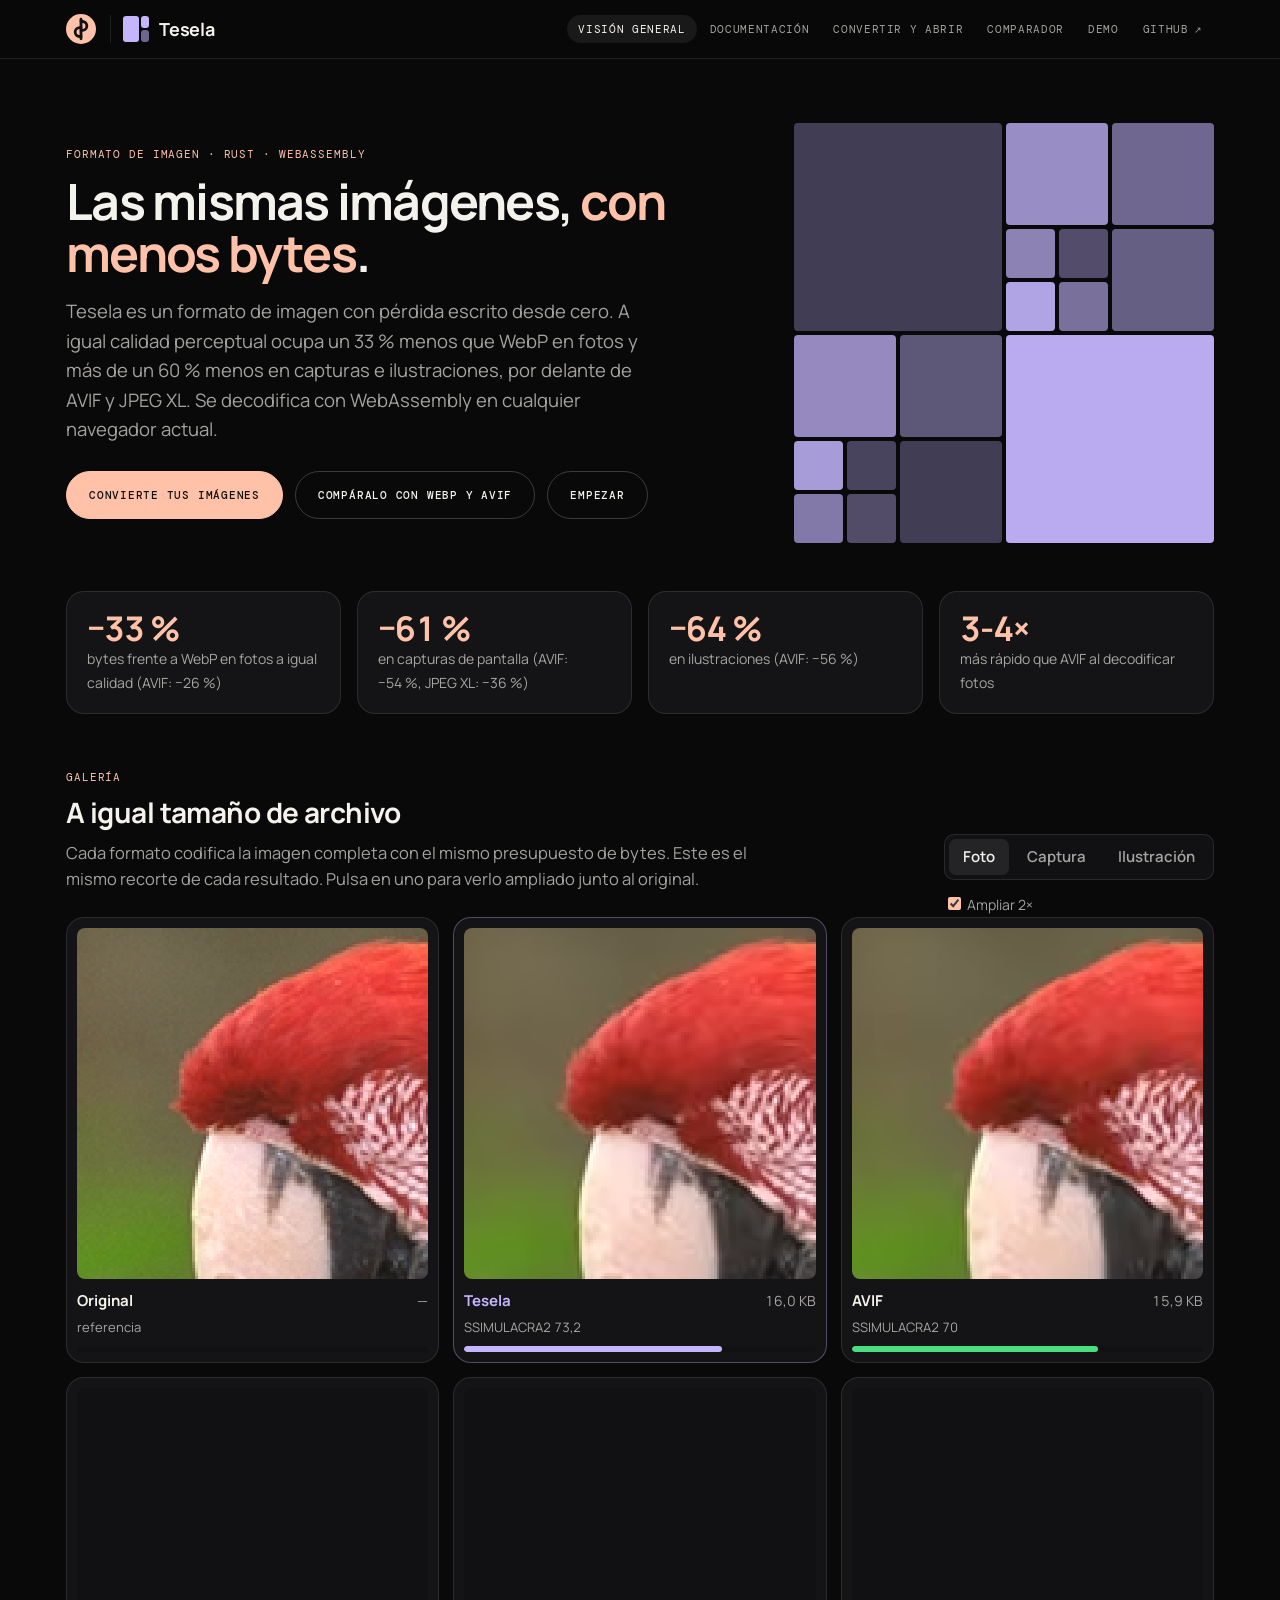
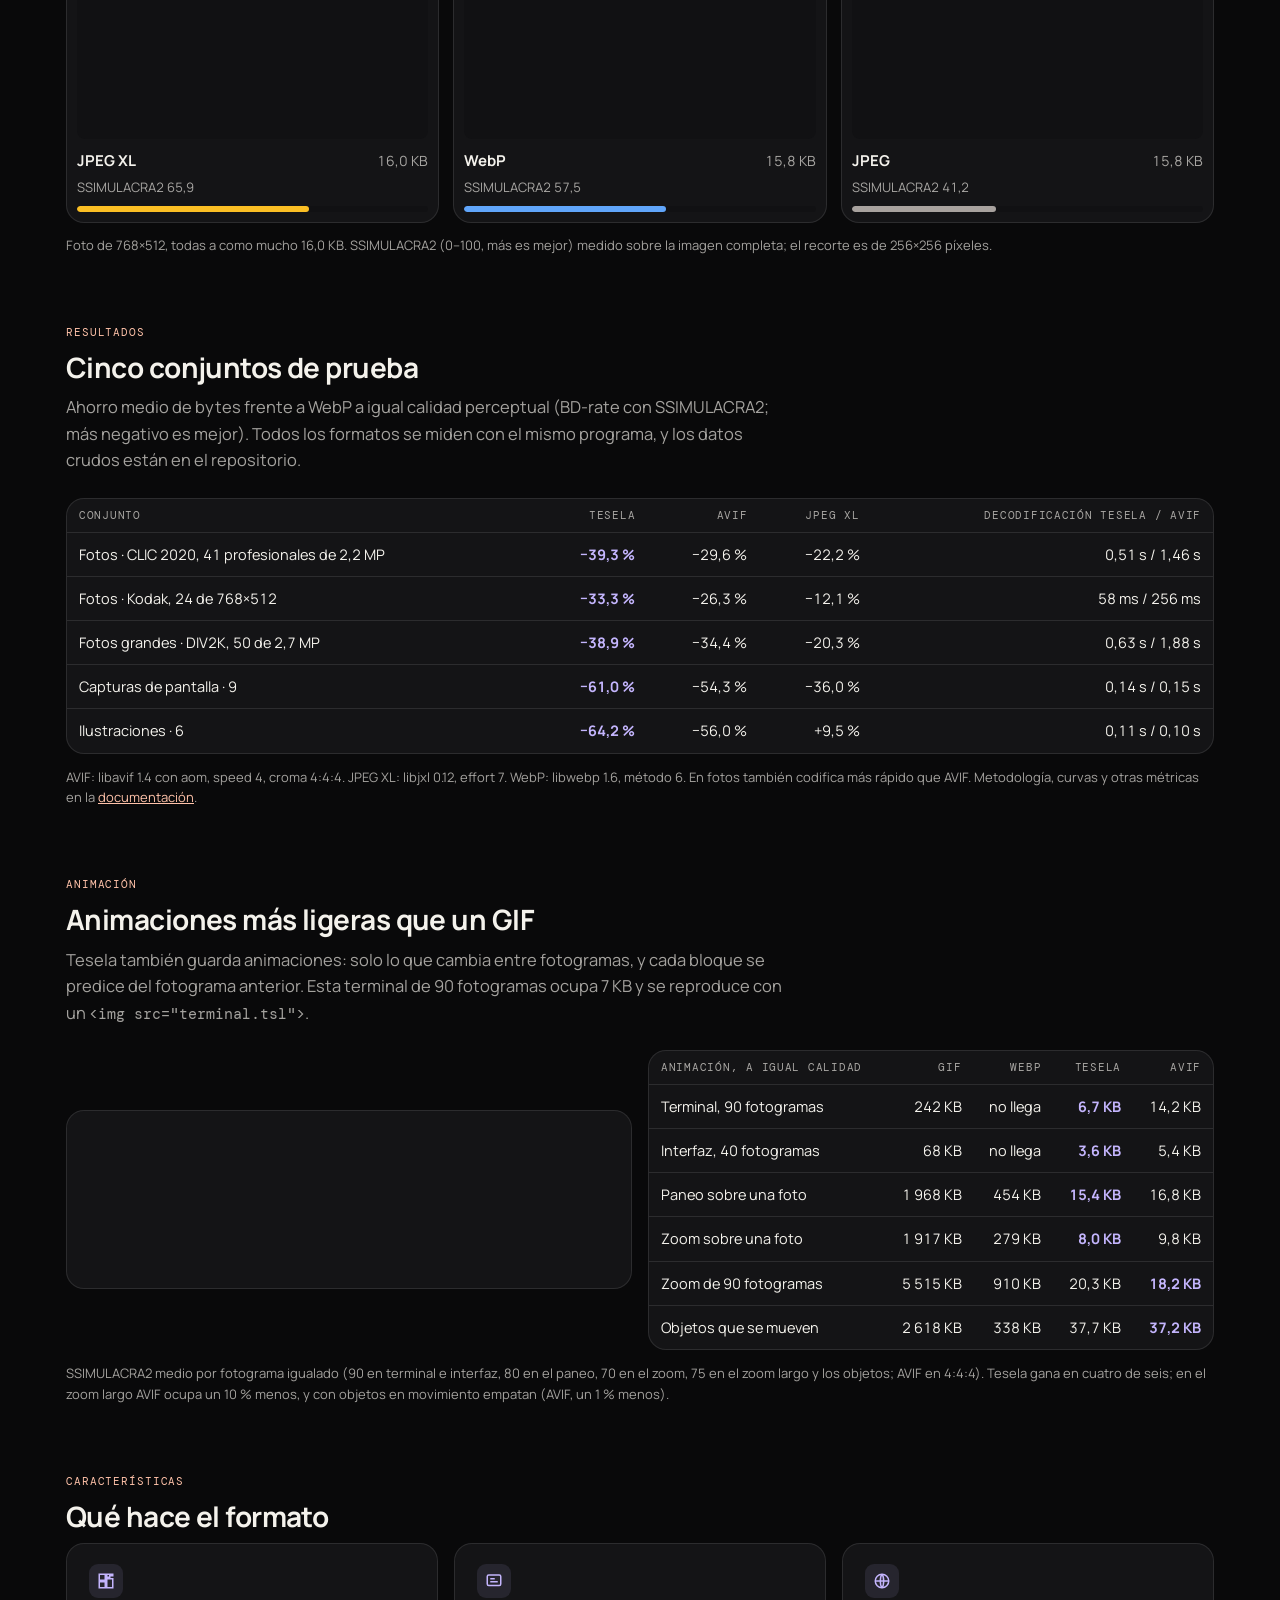
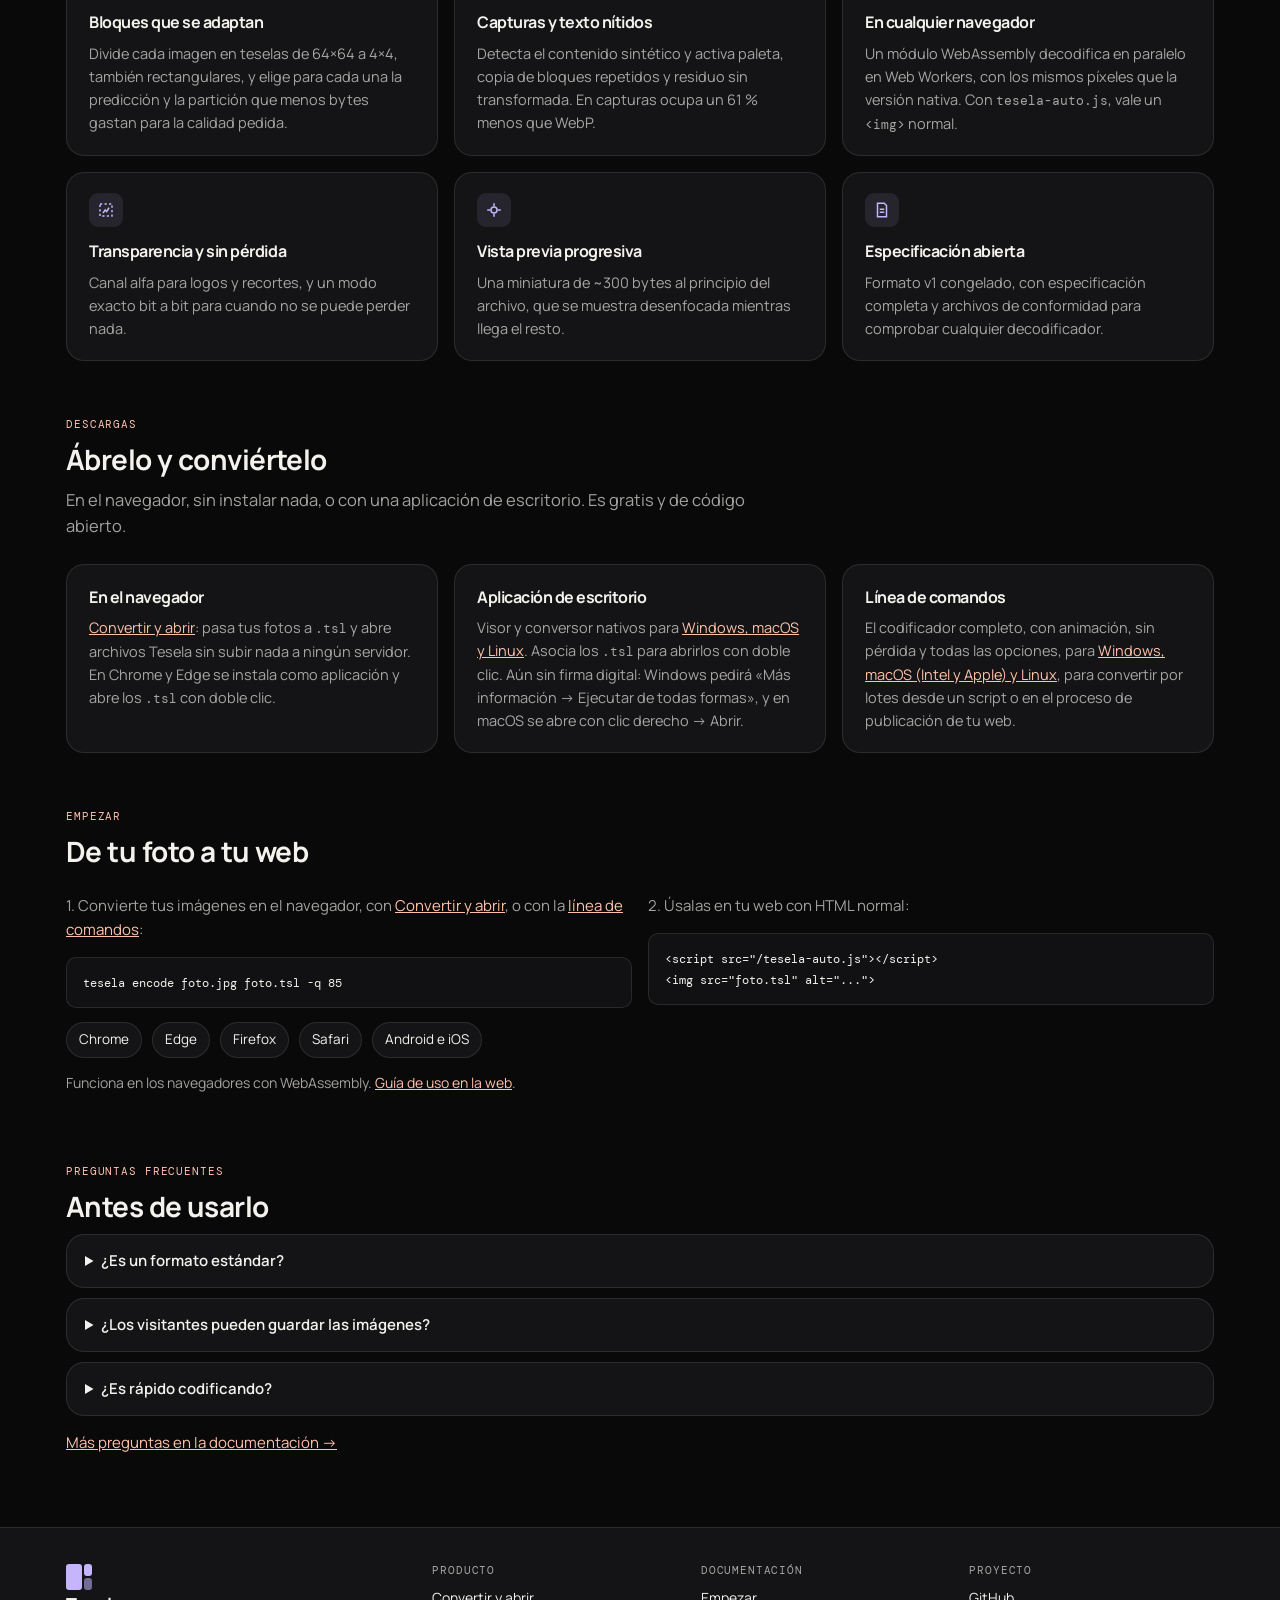
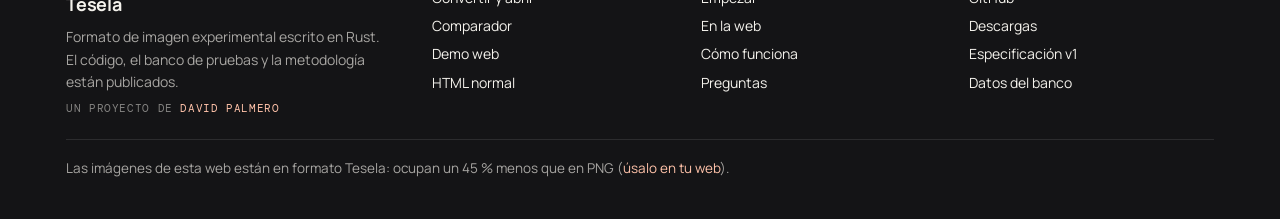
<file: web/index.html>
<!doctype html>
<html lang="es">
<head>
  <meta charset="utf-8">
  <meta name="viewport" content="width=device-width, initial-scale=1">
  <title>Tesela · formato de imagen</title>
  <link rel="canonical" href="https://tesela.davidpalmero.dev/">
  <meta property="og:url" content="https://tesela.davidpalmero.dev/">
  <meta name="description" content="Tesela es un formato de imagen escrito desde cero en Rust: a igual calidad perceptual ocupa menos que WebP, AVIF y JPEG XL, y funciona en cualquier navegador con WebAssembly.">
  <meta property="og:title" content="Tesela · formato de imagen">
  <meta property="og:description" content="Mismas imágenes, menos bytes: un 33 % menos que WebP en fotos y más de un 60 % menos en capturas e ilustraciones, a igual calidad perceptual.">
  <link rel="stylesheet" href="style.css?v=5">
  <style>
    .hero { padding: 64px 0 8px; display: grid; grid-template-columns: 1.25fr 1fr; gap: 48px; align-items: center; }
    .hero h1 { font-size: 50px; line-height: 1.04; letter-spacing: -0.035em; margin: 0 0 18px; }
    .hero h1 em { font-style: normal; color: var(--accent); }
    .hero p.eyebrow { font-size: 11px; margin: 0 0 14px; color: var(--accent); }
    .hero p:not(.eyebrow) { font-size: 18.5px; color: var(--muted); margin: 0 0 26px; max-width: 580px; }
    .cta { display: flex; gap: 12px; flex-wrap: wrap; }
    .mosaic { display: grid; grid-template-columns: repeat(8, 1fr); grid-auto-rows: 1fr; gap: 4px; aspect-ratio: 1; max-width: 420px; justify-self: end; width: 100%; }
    .mosaic i { border-radius: 4px; background: var(--tesela); transition: opacity 0.6s; }
    .stats { display: grid; grid-template-columns: repeat(4, 1fr); gap: 16px; margin-top: 40px; }
    .stat { padding: 18px 20px; }
    .stat b { display: block; font-size: 34px; letter-spacing: -0.03em; color: var(--accent); font-variant-numeric: tabular-nums; line-height: 1.1; }
    .stat span { color: var(--muted); font-size: 14px; }

    .gal-head { display: flex; justify-content: space-between; align-items: end; gap: 16px; flex-wrap: wrap; }
    .gal { display: grid; grid-template-columns: repeat(3, 1fr); gap: 14px; }
    .tile { padding: 10px; margin: 0; cursor: zoom-in; }
    .tile .img { aspect-ratio: 1; overflow: hidden; border-radius: 8px; background: var(--surface-2); }
    .tile img { width: 100%; height: 100%; object-fit: cover; display: block; }
    .gal.zoom .tile img { width: 200%; height: 200%; image-rendering: pixelated; transform: translate(-25%, -25%); }
    .tile figcaption { display: flex; justify-content: space-between; align-items: baseline; gap: 8px; margin-top: 10px; font-size: 14px; }
    .tile figcaption b { font-size: 15px; }
    .tile.us { border-color: var(--tesela-line); }
    .tile.us figcaption b { color: var(--tesela); }
    .meter { height: 6px; border-radius: 3px; background: var(--surface-2); margin-top: 8px; overflow: hidden; }
    .meter i { display: block; height: 100%; border-radius: 3px; }
    .gal-note { font-size: 13px; margin-top: 12px; }

    .start pre { margin: 0; }
    .browsers { display: flex; gap: 10px; flex-wrap: wrap; margin-top: 14px; }
    .browsers span { padding: 6px 12px; border: 1px solid var(--border); border-radius: 999px; font-size: 13.5px; background: var(--surface); }
    .faq details { padding: 14px 18px; margin-bottom: 10px; }
    .faq summary { cursor: pointer; font-weight: 600; }
    .faq details p { color: var(--muted); margin: 10px 0 0; }

    dialog.lb { border: 0; padding: 0; background: transparent; max-width: min(1100px, 96vw); }
    dialog.lb::backdrop { background: rgb(0 0 0 / 0.75); }
    .lb-in { display: grid; grid-template-columns: 1fr 1fr; gap: 10px; }
    .lb-in figure { margin: 0; background: var(--surface); border-radius: 10px; padding: 8px; }
    .lb-in img { width: 100%; height: auto; image-rendering: pixelated; display: block; border-radius: 6px; }
    .lb-in figcaption { font-size: 13.5px; padding: 6px 2px 0; }
    @media (max-width: 860px) {
      .hero { grid-template-columns: 1fr; padding-top: 36px; }
      .hero h1 { font-size: 36px; }
      .mosaic { display: none; }
      .stats { grid-template-columns: 1fr 1fr; }
      .gal { grid-template-columns: 1fr 1fr; }
      .lb-in { grid-template-columns: 1fr; }
    }
  </style>
</head>
<body>
  <header class="top">
    <div class="wrap">
      <a class="dp" href="https://davidpalmero.dev/" title="David Palmero, portafolio" aria-label="David Palmero, portafolio"><svg viewBox="0 0 64 64" aria-hidden="true" focusable="false"><g fill="none" stroke="currentColor" stroke-width="6" stroke-linecap="round" stroke-linejoin="round"><path d="M32 11V53"/><path d="M32 16h3a9.5 9.5 0 0 1 0 19h-3"/><path d="M32 48h-3a9.5 9.5 0 0 1 0-19h3"/></g></svg></a>
      <a class="brand" href="./index.html"><span class="logo"><i></i><i></i><i></i></span>Tesela</a>
      <nav class="links">
        <a href="./index.html" aria-current="page">Visión general</a>
        <a href="./docs/index.html">Documentación</a>
        <a href="./app/index.html">Convertir y abrir</a>
        <a href="./compare/index.html">Comparador</a>
        <a href="./demo/index.html">Demo</a>
        <a class="ext" href="https://github.com/davidpalmerojara/Tesela">GitHub</a>
      </nav>
      <script>{const n=document.querySelector('nav.links'),a=n&&n.querySelector('[aria-current]');if(n){if(a&&n.scrollWidth>n.clientWidth)n.scrollLeft=a.offsetLeft-(n.clientWidth-a.offsetWidth)/2;n.addEventListener('focusin',(e)=>e.target.scrollIntoView({block:'nearest',inline:'nearest'}))}}</script>
    </div>
  </header>

  <main class="wrap">
    <section class="hero">
      <div>
        <p class="eyebrow">Formato de imagen · Rust · WebAssembly</p>
        <h1>Las mismas imágenes, <em>con menos bytes</em>.</h1>
        <p>Tesela es un formato de imagen con pérdida escrito desde cero. A igual calidad perceptual ocupa
          un 33&nbsp;% menos que WebP en fotos y más de un 60&nbsp;% menos en capturas e ilustraciones, por delante de
          AVIF y JPEG XL. Se decodifica con WebAssembly en cualquier navegador actual.</p>
        <div class="cta">
          <a class="btn primary" href="./app/index.html">Convierte tus imágenes</a>
          <a class="btn" href="./compare/index.html">Compáralo con WebP y AVIF</a>
          <a class="btn" href="./docs/index.html#empezar">Empezar</a>
        </div>
      </div>
      <div class="mosaic" id="mosaic" aria-hidden="true"></div>
    </section>

    <div class="stats">
      <div class="card stat"><b>−33&nbsp;%</b><span>bytes frente a WebP en fotos a igual calidad (AVIF: −26&nbsp;%)</span></div>
      <div class="card stat"><b>−61&nbsp;%</b><span>en capturas de pantalla (AVIF: −54&nbsp;%, JPEG XL: −36&nbsp;%)</span></div>
      <div class="card stat"><b>−64&nbsp;%</b><span>en ilustraciones (AVIF: −56&nbsp;%)</span></div>
      <div class="card stat"><b>3-4×</b><span>más rápido que AVIF al decodificar fotos</span></div>
    </div>

    <section class="section" id="galeria">
      <div class="gal-head">
        <div>
          <p class="eyebrow">Galería</p>
          <h2>A igual tamaño de archivo</h2>
          <p class="lead">Cada formato codifica la imagen completa con el mismo presupuesto de bytes. Este es el mismo
            recorte de cada resultado. Pulsa en uno para verlo ampliado junto al original.</p>
        </div>
        <div>
          <div class="tabs" role="tablist" id="gal-tabs"><button role="tab" aria-selected="true">Foto</button><button role="tab" aria-selected="false">Captura</button><button role="tab" aria-selected="false">Ilustración</button></div>
          <label class="muted" style="display:block;font-size:14px"><input type="checkbox" id="gal-zoom" checked> Ampliar 2×</label>
        </div>
      </div>
      <div class="gal zoom" id="gal"></div>
      <p class="muted gal-note" id="gal-note"></p>
    </section>

    <section class="section" id="resultados">
      <p class="eyebrow">Resultados</p>
      <h2>Cinco conjuntos de prueba</h2>
      <p class="lead">Ahorro medio de bytes frente a WebP a igual calidad perceptual (BD-rate con SSIMULACRA2; más negativo
        es mejor). Todos los formatos se miden con el mismo programa, y los datos crudos están en el repositorio.</p>
      <div class="card tw">
        <table class="data">
          <thead><tr><th>Conjunto</th><th>Tesela</th><th>AVIF</th><th>JPEG XL</th><th>Decodificación Tesela / AVIF</th></tr></thead>
          <tbody>
            <tr><td>Fotos · CLIC 2020, 41 profesionales de 2,2 MP</td><td class="best">−39,3 %</td><td>−29,6 %</td><td>−22,2 %</td><td>0,51 s / 1,46 s</td></tr>
            <tr><td>Fotos · Kodak, 24 de 768×512</td><td class="best">−33,3 %</td><td>−26,3 %</td><td>−12,1 %</td><td>58 ms / 256 ms</td></tr>
            <tr><td>Fotos grandes · DIV2K, 50 de 2,7 MP</td><td class="best">−38,9 %</td><td>−34,4 %</td><td>−20,3 %</td><td>0,63 s / 1,88 s</td></tr>
            <tr><td>Capturas de pantalla · 9</td><td class="best">−61,0 %</td><td>−54,3 %</td><td>−36,0 %</td><td>0,14 s / 0,15 s</td></tr>
            <tr><td>Ilustraciones · 6</td><td class="best">−64,2 %</td><td>−56,0 %</td><td>+9,5 %</td><td>0,11 s / 0,10 s</td></tr>
          </tbody>
        </table>
      </div>
      <p class="muted" style="font-size:13px">AVIF: libavif 1.4 con aom, speed 4, croma 4:4:4. JPEG XL: libjxl 0.12, effort 7. WebP: libwebp 1.6, método 6.
        En fotos también codifica más rápido que AVIF. Metodología, curvas y otras métricas en la
        <a href="./docs/index.html#resultados">documentación</a>.</p>
    </section>

    <section class="section" id="animacion">
      <p class="eyebrow">Animación</p>
      <h2>Animaciones más ligeras que un GIF</h2>
      <p class="lead">Tesela también guarda animaciones: solo lo que cambia entre fotogramas, y cada bloque se predice del
        fotograma anterior. Esta terminal de 90 fotogramas ocupa 7 KB y se reproduce con un
        <code>&lt;img src="terminal.tsl"&gt;</code>.</p>
      <div class="grid-2" style="align-items:center">
        <div class="card" style="padding:10px"><tesela-img src="demo/terminal.tsl" alt="Terminal escribiendo comandos (animación de 90 fotogramas)" style="width:100%"></tesela-img></div>
        <div class="card tw">
          <table class="data">
            <thead><tr><th>Animación, a igual calidad</th><th>GIF</th><th>WebP</th><th>Tesela</th><th>AVIF</th></tr></thead>
            <tbody>
              <tr><td>Terminal, 90 fotogramas</td><td>242 KB</td><td>no llega</td><td class="best">6,7 KB</td><td>14,2 KB</td></tr>
              <tr><td>Interfaz, 40 fotogramas</td><td>68 KB</td><td>no llega</td><td class="best">3,6 KB</td><td>5,4 KB</td></tr>
              <tr><td>Paneo sobre una foto</td><td>1 968 KB</td><td>454 KB</td><td class="best">15,4 KB</td><td>16,8 KB</td></tr>
              <tr><td>Zoom sobre una foto</td><td>1 917 KB</td><td>279 KB</td><td class="best">8,0 KB</td><td>9,8 KB</td></tr>
              <tr><td>Zoom de 90 fotogramas</td><td>5 515 KB</td><td>910 KB</td><td>20,3 KB</td><td class="best">18,2 KB</td></tr>
              <tr><td>Objetos que se mueven</td><td>2 618 KB</td><td>338 KB</td><td>37,7 KB</td><td class="best">37,2 KB</td></tr>
            </tbody>
          </table>
        </div>
      </div>
      <p class="muted" style="font-size:13px">SSIMULACRA2 medio por fotograma igualado (90 en terminal e interfaz, 80 en el paneo, 70 en el zoom, 75 en el zoom largo y los objetos; AVIF en 4:4:4).
        Tesela gana en cuatro de seis; en el zoom largo AVIF ocupa un 10 % menos, y con objetos en movimiento empatan (AVIF, un 1 % menos).</p>
    </section>

    <section class="section" id="caracteristicas">
      <p class="eyebrow">Características</p>
      <h2>Qué hace el formato</h2>
      <div class="grid-3">
        <div class="card feature"><div class="ico"><svg viewBox="0 0 24 24" fill="none" stroke="currentColor" stroke-width="2"><path d="M3 3h8v8H3zM13 3h4v4h-4zM19 3h2v2h-2zM13 9h8v12h-8zM3 13h8v8H3z"/></svg></div>
          <h3>Bloques que se adaptan</h3><p>Divide cada imagen en teselas de 64×64 a 4×4, también rectangulares, y elige
            para cada una la predicción y la partición que menos bytes gastan para la calidad pedida.</p></div>
        <div class="card feature"><div class="ico"><svg viewBox="0 0 24 24" fill="none" stroke="currentColor" stroke-width="2"><rect x="3" y="4" width="18" height="14" rx="2"/><path d="M7 9h6M7 13h10"/></svg></div>
          <h3>Capturas y texto nítidos</h3><p>Detecta el contenido sintético y activa paleta, copia de bloques repetidos y
            residuo sin transformada. En capturas ocupa un 61&nbsp;% menos que WebP.</p></div>
        <div class="card feature"><div class="ico"><svg viewBox="0 0 24 24" fill="none" stroke="currentColor" stroke-width="2"><circle cx="12" cy="12" r="9"/><path d="M3 12h18M12 3c3 3.5 3 14.5 0 18M12 3c-3 3.5-3 14.5 0 18"/></svg></div>
          <h3>En cualquier navegador</h3><p>Un módulo WebAssembly decodifica en paralelo en Web Workers, con los mismos
            píxeles que la versión nativa. Con <code>tesela-auto.js</code>, vale un <code>&lt;img&gt;</code> normal.</p></div>
        <div class="card feature"><div class="ico"><svg viewBox="0 0 24 24" fill="none" stroke="currentColor" stroke-width="2"><path d="M4 4h16v16H4z" stroke-dasharray="3 3"/><path d="M8 16l3-4 2 2 3-5"/></svg></div>
          <h3>Transparencia y sin pérdida</h3><p>Canal alfa para logos y recortes, y un modo exacto bit a bit para cuando no
            se puede perder nada.</p></div>
        <div class="card feature"><div class="ico"><svg viewBox="0 0 24 24" fill="none" stroke="currentColor" stroke-width="2"><path d="M12 3v4M12 17v4M3 12h4M17 12h4"/><circle cx="12" cy="12" r="4"/></svg></div>
          <h3>Vista previa progresiva</h3><p>Una miniatura de ~300 bytes al principio del archivo, que se muestra
            desenfocada mientras llega el resto.</p></div>
        <div class="card feature"><div class="ico"><svg viewBox="0 0 24 24" fill="none" stroke="currentColor" stroke-width="2"><path d="M6 3h9l3 3v15H6z"/><path d="M9 11h6M9 15h6"/></svg></div>
          <h3>Especificación abierta</h3><p>Formato v1 congelado, con especificación completa y archivos de conformidad
            para comprobar cualquier decodificador.</p></div>
      </div>
    </section>

    <section class="section" id="descargas">
      <p class="eyebrow">Descargas</p>
      <h2>Ábrelo y conviértelo</h2>
      <p class="lead">En el navegador, sin instalar nada, o con una aplicación de escritorio. Es gratis y de código abierto.</p>
      <div class="grid-3">
        <div class="card feature"><h3>En el navegador</h3><p><a href="./app/index.html">Convertir y abrir</a>: pasa tus fotos a <code>.tsl</code> y abre archivos Tesela sin subir nada a ningún servidor. En Chrome y Edge se instala como aplicación y abre los <code>.tsl</code> con doble clic.</p></div>
        <div class="card feature"><h3>Aplicación de escritorio</h3><p>Visor y conversor nativos para <a href="https://github.com/davidpalmerojara/Tesela/releases/latest">Windows, macOS y Linux</a>. Asocia los <code>.tsl</code> para abrirlos con doble clic. Aún sin firma digital: Windows pedirá «Más información → Ejecutar de todas formas», y en macOS se abre con clic derecho → Abrir.</p></div>
        <div class="card feature"><h3>Línea de comandos</h3><p>El codificador completo, con animación, sin pérdida y todas las opciones, para <a href="https://github.com/davidpalmerojara/Tesela/releases/latest">Windows, macOS (Intel y Apple) y Linux</a>, para convertir por lotes desde un script o en el proceso de publicación de tu web.</p></div>
      </div>
    </section>

    <section class="section start" id="empezar">
      <p class="eyebrow">Empezar</p>
      <h2>De tu foto a tu web</h2>
      <div class="grid-2">
        <div>
          <p class="muted">1. Convierte tus imágenes en el navegador, con <a href="./app/index.html">Convertir y abrir</a>, o con la <a href="#descargas">línea de comandos</a>:</p>
          <pre><code>tesela encode foto.jpg foto.tsl -q 85</code></pre>
        </div>
        <div>
          <p class="muted">2. Úsalas en tu web con HTML normal:</p>
          <pre><code>&lt;script src="/tesela-auto.js"&gt;&lt;/script&gt;
&lt;img src="foto.tsl" alt="..."&gt;</code></pre>
        </div>
      </div>
      <div class="browsers"><span>Chrome</span><span>Edge</span><span>Firefox</span><span>Safari</span><span>Android e iOS</span></div>
      <p class="muted" style="font-size:14px">Funciona en los navegadores con WebAssembly. <a href="./docs/index.html#web">Guía de uso en la web</a>.</p>
    </section>

    <section class="section faq" id="faq">
      <p class="eyebrow">Preguntas frecuentes</p>
      <h2>Antes de usarlo</h2>
      <details class="card"><summary>¿Es un formato estándar?</summary>
        <p>No. Es un proyecto independiente y experimental. Ningún navegador lo soporta de forma nativa: se decodifica con una
          librería de WebAssembly. Conviene servir también una versión en JPEG como respaldo.</p></details>
      <details class="card"><summary>¿Los visitantes pueden guardar las imágenes?</summary>
        <p>Sí. Con <code>tesela-auto.js</code>, el navegador recibe la imagen ya decodificada y «Guardar imagen como» funciona
          igual que con cualquier otra.</p></details>
      <details class="card"><summary>¿Es rápido codificando?</summary>
        <p>En fotos, más que AVIF (speed 4): 1,9 frente a 2,5 s por foto de Kodak. JPEG XL y WebP codifican de 10 a 20
          veces más rápido, porque Tesela prueba muchas más combinaciones de bloques y predicciones para ahorrar bytes. Usa todos
          los núcleos del procesador, también en el navegador. Los modos rápidos (<code>-e 1</code> a <code>-e 3</code>)
          codifican de 2,5 a 5 veces más rápido que el modo por defecto.</p></details>
      <p><a href="./docs/index.html#faq">Más preguntas en la documentación →</a></p>
    </section>
  </main>

  <footer class="site">
    <div class="wrap">
      <div><a class="brand" href="./index.html"><span class="logo"><i></i><i></i><i></i></span>Tesela</a>
        <p>Formato de imagen experimental escrito en Rust. El código, el banco de pruebas y la metodología están publicados.</p>
        <p class="by">Un proyecto de <a href="https://davidpalmero.dev/">David Palmero</a></p></div>
      <div><h4>Producto</h4><a href="./app/index.html">Convertir y abrir</a><a href="./compare/index.html">Comparador</a><a href="./demo/index.html">Demo web</a><a href="./demo/img.html">HTML normal</a></div>
      <div><h4>Documentación</h4><a href="./docs/index.html#empezar">Empezar</a><a href="./docs/index.html#web">En la web</a><a href="./docs/index.html#formato">Cómo funciona</a><a href="./docs/index.html#faq">Preguntas</a></div>
      <div><h4>Proyecto</h4><a href="https://github.com/davidpalmerojara/Tesela">GitHub</a><a href="#descargas">Descargas</a><a href="https://github.com/davidpalmerojara/Tesela/blob/HEAD/docs/especificacion-v1.md">Especificación v1</a><a href="https://github.com/davidpalmerojara/Tesela/tree/HEAD/bench/results">Datos del banco</a></div>
      <p class="site-note">Las imágenes de esta web están en formato Tesela: ocupan un 45 % menos que en PNG (<a href="./docs/index.html#tu-web">úsalo en tu web</a>).</p>
    </div>
  </footer>

  <script type="module" src="./tesela.js"></script>
  <!-- Las imágenes de la galería son .tsl. tesela-lite.js las pone en <img>
       normales; data-wasm reutiliza el tesela.wasm que ya carga tesela.js para
       la animación de arriba (sin él usaría tesela-dec.wasm). -->
  <script src="./tesela-lite.js" data-wasm="tesela.wasm" defer></script>
  <dialog class="lb" id="lb"><div class="lb-in" id="lb-in"></div></dialog>

  <script type="module">
    // Mosaico decorativo: bloques de tamaño variable como los de una partición.
    const m = document.getElementById('mosaic');
    const cells = [[0,0,4],[4,0,2],[6,0,2],[4,2,1],[5,2,1],[4,3,1],[5,3,1],[6,2,2],[0,4,2],[2,4,2],[0,6,1],[1,6,1],[0,7,1],[1,7,1],[2,6,2],[4,4,4]];
    const shades = [1, .8, .55, .7, .4, .9, .6, .5, .75, .45, .85, .35, .65, .5, .3, .95];
    const tiles = cells.map(([x, y, s], i) => {
      const el = document.createElement('i');
      el.style.gridColumn = `${x + 1} / span ${s}`;
      el.style.gridRow = `${y + 1} / span ${s}`;
      el.style.opacity = shades[i];
      m.appendChild(el);
      return el;
    });
    if (!matchMedia('(prefers-reduced-motion: reduce)').matches) {
      setInterval(() => {
        const t = tiles[Math.floor(Math.random() * tiles.length)];
        t.style.opacity = (0.3 + Math.random() * 0.7).toFixed(2);
      }, 900);
    }

    // Galería: mismo presupuesto de bytes para todos los formatos.
    const ORDER = ['tesela', 'avif', 'jxl', 'webp', 'jpeg'];
    const COLORS = { tesela: 'var(--c-tesela)', avif: 'var(--c-avif)', jxl: 'var(--c-jxl)', webp: 'var(--c-webp)', jpeg: 'var(--c-jpeg)' };
    const NAMES = { foto: 'Foto', captura: 'Captura', ilustracion: 'Ilustración' };
    const kb = (b) => (b / 1024).toFixed(1).replace('.', ',') + ' KB';
    // Marcador sin proporción propia: manda la de width/height mientras se decodifica el .tsl.
    const PH = "data:image/svg+xml,%3Csvg xmlns='http://www.w3.org/2000/svg'/%3E";
    const gal = document.getElementById('gal');
    const tabs = document.getElementById('gal-tabs');
    let data = [];
    let cur = 0;
    function show(i) {
      cur = i;
      const e = data[i];
      [...tabs.children].forEach((b, k) => b.setAttribute('aria-selected', String(k === i)));
      const items = [{ codec: 'original', label: 'Original', bytes: null }, ...ORDER.map((c) => e.codecs.find((x) => x.codec === c)).filter(Boolean)];
      gal.innerHTML = items.map((c) => `
        <figure class="card tile${c.codec === 'tesela' ? ' us' : ''}" data-c="${c.codec}">
          <div class="img"><img src="${PH}" data-tsl="gallery/${e.name}_${c.codec}.tsl" data-fallback="gallery/${e.name}_${c.codec}.png" alt="${c.label}" loading="lazy" width="${e.crop[2]}" height="${e.crop[2]}"></div>
          <figcaption><b>${c.label}</b><span class="muted num">${c.bytes ? kb(c.bytes) : '—'}</span></figcaption>
          ${c.bytes ? `<div class="muted num" style="font-size:13px;margin-top:4px">SSIMULACRA2 ${String(c.ssimulacra2).replace('.', ',')}</div>
          <div class="meter"><i style="width:${Math.max(0, c.ssimulacra2)}%;background:${COLORS[c.codec]}"></i></div>` : '<div class="muted" style="font-size:13px;margin-top:4px">referencia</div><div class="meter"></div>'}
        </figure>`).join('');
      document.getElementById('gal-note').textContent =
        `${NAMES[e.name] ?? e.name} de ${e.width}×${e.height}, todas a como mucho ${kb(e.budget)}. SSIMULACRA2 (0–100, más es mejor) medido sobre la imagen completa; el recorte es de ${e.crop[2]}×${e.crop[2]} píxeles.`;
    }
    fetch('gallery/gallery.json').then((r) => r.json()).then((d) => {
      data = d;
      tabs.innerHTML = d.map((e, i) => `<button role="tab" aria-selected="false">${NAMES[e.name] ?? e.name}</button>`).join('');
      [...tabs.children].forEach((b, i) => (b.onclick = () => show(i)));
      show(0);
    });
    document.getElementById('gal-zoom').onchange = (ev) => gal.classList.toggle('zoom', ev.target.checked);
    const lb = document.getElementById('lb');
    // Ampliación: las mismas imágenes ya decodificadas (TeselaLite.decodeToURL
    // devuelve la misma URL blob: para el mismo .tsl); el PNG, si Tesela falla.
    const url = (n) => (window.TeselaLite ? TeselaLite.decodeToURL(`gallery/${n}.tsl`) : Promise.reject()).catch(() => `gallery/${n}.png`);
    gal.addEventListener('click', async (ev) => {
      const t = ev.target.closest('.tile');
      if (!t) return;
      const e = data[cur];
      const c = t.dataset.c;
      const info = e.codecs.find((x) => x.codec === c);
      const [a, b] = await Promise.all([url(`${e.name}_original`), url(`${e.name}_${c}`)]);
      const n = e.crop[2];
      document.getElementById('lb-in').innerHTML = `
        <figure><img src="${a}" alt="Original" width="${n}" height="${n}"><figcaption>Original</figcaption></figure>
        <figure><img src="${b}" alt="${info ? info.label : 'Original'}" width="${n}" height="${n}"><figcaption>${info ? `${info.label} · ${kb(info.bytes)} · SSIMULACRA2 ${String(info.ssimulacra2).replace('.', ',')}` : 'Original'}</figcaption></figure>`;
      lb.showModal();
    });
    lb.addEventListener('click', () => lb.close());
  </script>
</body>
</html>
</file>
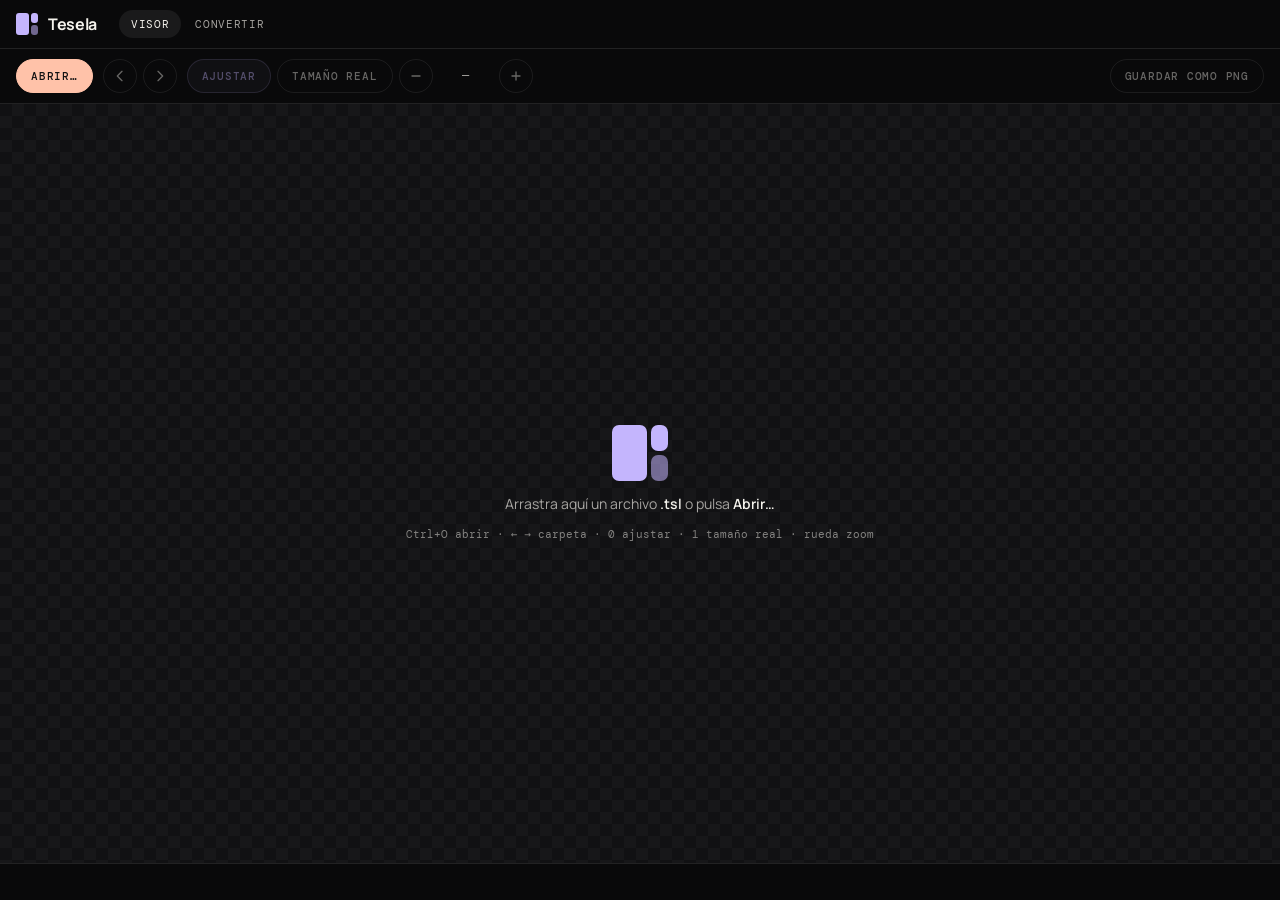
<file: desktop/ui/index.html>
<!doctype html>
<html lang="es">
<head>
  <meta charset="utf-8">
  <meta name="viewport" content="width=device-width, initial-scale=1">
  <title>Tesela</title>
  <link rel="stylesheet" href="style.css">
  <script src="app.js" defer></script>
</head>
<body>
  <header class="top">
    <span class="brand"><span class="logo" aria-hidden="true"><i></i><i></i><i></i></span>Tesela</span>
    <nav class="tabs" role="tablist" aria-label="Secciones">
      <button role="tab" id="tab-visor" aria-controls="visor" aria-selected="true">Visor</button>
      <button role="tab" id="tab-conv" aria-controls="conv" aria-selected="false" tabindex="-1">Convertir</button>
    </nav>
  </header>

  <main>
    <!-- Visor -->
    <section id="visor" class="panel" role="tabpanel" aria-labelledby="tab-visor">
      <div class="toolbar" role="toolbar" aria-label="Visor">
        <button class="btn primary" id="abrir" title="Abrir un .tsl (Ctrl+O)">Abrir…</button>
        <div class="group">
          <button class="btn icon" id="anterior" title="Anterior .tsl de la carpeta (←)" aria-label="Anterior" disabled>
            <svg viewBox="0 0 24 24" aria-hidden="true"><path d="M15 5l-7 7 7 7"/></svg></button>
          <button class="btn icon" id="siguiente" title="Siguiente .tsl de la carpeta (→)" aria-label="Siguiente" disabled>
            <svg viewBox="0 0 24 24" aria-hidden="true"><path d="M9 5l7 7-7 7"/></svg></button>
        </div>
        <div class="group">
          <button class="btn" id="ajustar" title="Ajustar a la ventana (0)" aria-pressed="true" disabled>Ajustar</button>
          <button class="btn" id="real" title="Tamaño real (1)" aria-pressed="false" disabled>Tamaño real</button>
          <button class="btn icon" id="alejar" title="Alejar (−)" aria-label="Alejar" disabled>
            <svg viewBox="0 0 24 24" aria-hidden="true"><path d="M6 12h12"/></svg></button>
          <span class="zoom mono" id="zoom" aria-live="polite">—</span>
          <button class="btn icon" id="acercar" title="Acercar (+)" aria-label="Acercar" disabled>
            <svg viewBox="0 0 24 24" aria-hidden="true"><path d="M6 12h12M12 6v12"/></svg></button>
        </div>
        <div class="group" id="anim" hidden>
          <button class="btn" id="play" title="Reproducir o pausar (espacio)">Pausa</button>
          <span class="mono faint" id="fotograma"></span>
        </div>
        <button class="btn" id="guardar" title="Guardar como PNG (Ctrl+S)" disabled>Guardar como PNG</button>
      </div>

      <div class="stage" id="stage" tabindex="0" aria-label="Imagen">
        <canvas id="lienzo" hidden></canvas>
        <div class="empty" id="vacio">
          <span class="logo big" aria-hidden="true"><i></i><i></i><i></i></span>
          <p>Arrastra aquí un archivo <b>.tsl</b> o pulsa <b>Abrir…</b></p>
          <p class="faint mono">Ctrl+O abrir · ← → carpeta · 0 ajustar · 1 tamaño real · rueda zoom</p>
        </div>
        <div class="busy" id="ocupado" hidden><span class="spinner" aria-hidden="true"></span>Decodificando…</div>
      </div>

      <footer class="info mono" id="info" aria-live="polite"></footer>
    </section>

    <!-- Conversor -->
    <section id="conv" class="panel" role="tabpanel" aria-labelledby="tab-conv" hidden>
      <div class="conv-grid">
        <div class="card opts">
          <p class="eyebrow">Opciones</p>
          <label class="field" for="calidad">
            <span>Calidad <output id="calidad-v" class="mono" for="calidad">85</output></span>
            <input type="range" id="calidad" min="0" max="100" step="1" value="85">
          </label>
          <label class="check"><input type="checkbox" id="sinperdida" aria-describedby="sinperdida-hint"> Sin pérdida (exacto bit a bit)</label>
          <p class="hint faint" id="sinperdida-hint">Para capturas, logos y PNG. Con fotos JPEG ocupará más que el original, porque el JPEG ya perdió calidad (aunque menos que un PNG).</p>

          <fieldset class="field">
            <legend>Destino</legend>
            <label class="check"><input type="radio" name="destino" value="junto" checked> Junto al original</label>
            <label class="check"><input type="radio" name="destino" value="carpeta"> En otra carpeta</label>
            <div class="folder">
              <button class="btn small" id="elegir-carpeta">Elegir carpeta…</button>
              <span class="mono faint" id="carpeta">Ninguna elegida</span>
            </div>
          </fieldset>
          <p class="note">Si ya existe un .tsl con el mismo nombre, se guarda como «nombre (2).tsl».</p>
        </div>

        <div class="drop card" id="zona" tabindex="0" role="button" aria-describedby="zona-txt">
          <svg viewBox="0 0 24 24" aria-hidden="true"><path d="M12 16V4M7 9l5-5 5 5M4 16v4h16v-4"/></svg>
          <p id="zona-txt">Arrastra imágenes aquí o pulsa para elegirlas<br><span class="faint mono">PNG · JPEG · GIF · WebP (también animados)</span></p>
        </div>
      </div>

      <div class="conv-actions">
        <button class="btn primary" id="convertir" disabled>Convertir</button>
        <button class="btn" id="vaciar" disabled>Vaciar lista</button>
        <span class="mono faint" id="resumen" aria-live="polite"></span>
      </div>

      <ul class="lista" id="lista" aria-label="Imágenes para convertir"></ul>
    </section>
  </main>

  <div class="dropveil" id="velo" hidden><p>Suelta para abrir o convertir</p></div>
  <div class="toast" id="aviso" role="status" aria-live="polite"></div>
</body>
</html>
</file>
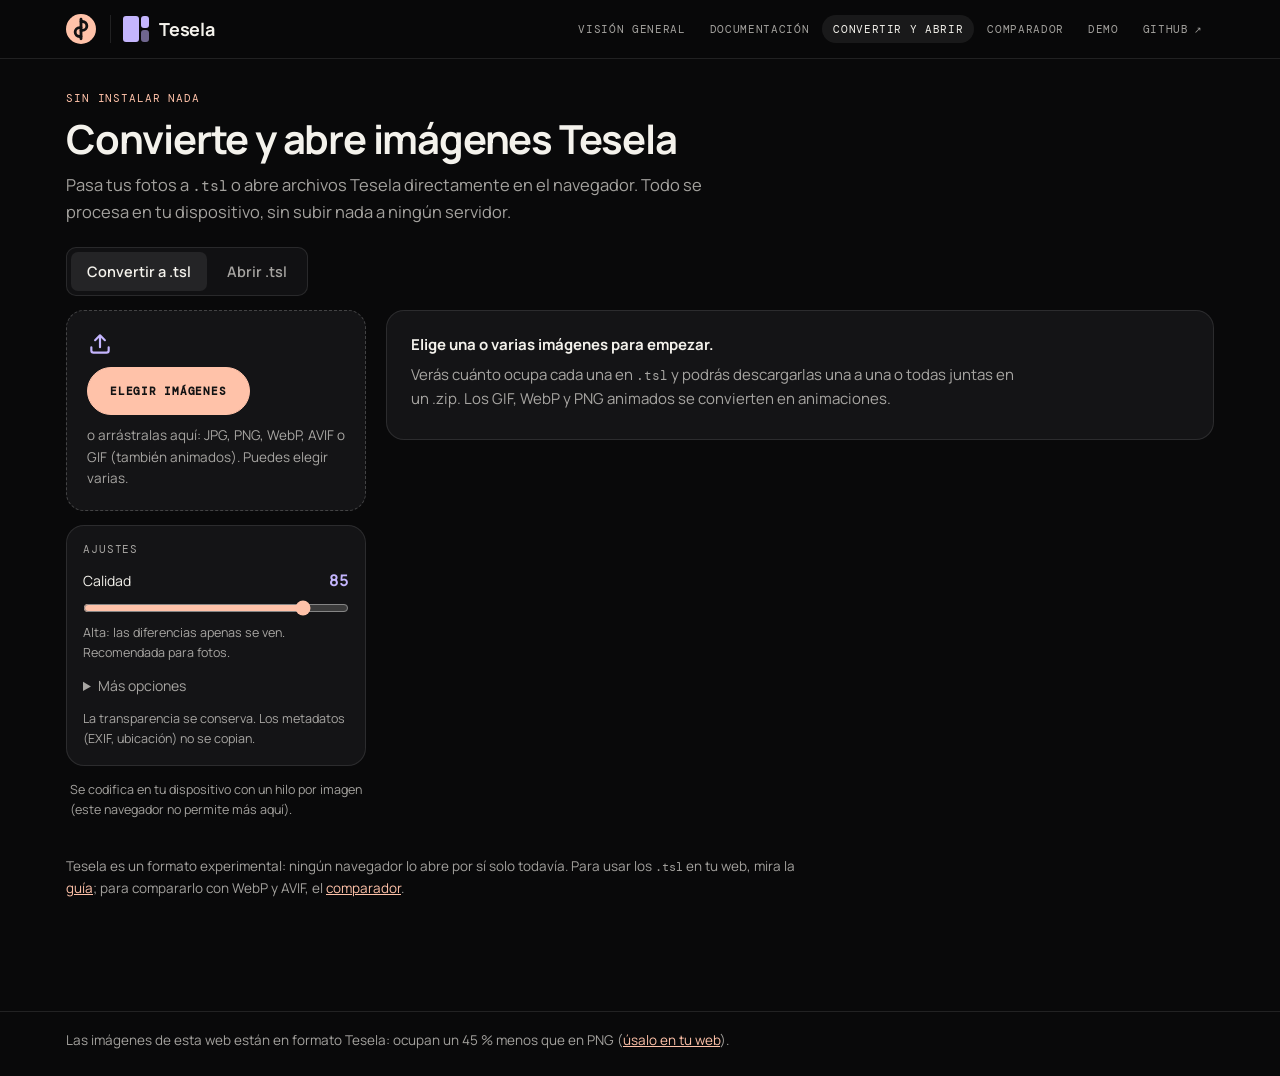
<file: web/app/index.html>
<!doctype html>
<html lang="es">
<head>
  <meta charset="utf-8">
  <meta name="viewport" content="width=device-width, initial-scale=1">
  <title>Convertir y abrir · Tesela</title>
  <link rel="canonical" href="https://tesela.davidpalmero.dev/app/">
  <meta name="description" content="Convierte tus imágenes a Tesela (.tsl) y abre archivos .tsl en el navegador, sin instalar nada. Todo se procesa en tu dispositivo.">
  <meta property="og:title" content="Convertir y abrir · Tesela">
  <meta property="og:description" content="Convierte JPG, PNG, WebP, AVIF o GIF animados a .tsl y abre archivos Tesela en el navegador. Nada se sube a ningún servidor.">
  <meta property="og:url" content="https://tesela.davidpalmero.dev/app/">
  <meta name="theme-color" content="#09090a">
  <link rel="manifest" href="manifest.webmanifest">
  <link rel="icon" href="icons/icon-192.png" type="image/png">
  <link rel="apple-touch-icon" href="icons/icon-192.png">
  <link rel="stylesheet" href="../style.css?v=5">
  <link rel="stylesheet" href="app.css">
</head>
<body>
  <a class="skip" href="#main">Saltar al contenido</a>
  <header class="top">
    <div class="wrap">
      <a class="dp" href="https://davidpalmero.dev/" title="David Palmero, portafolio" aria-label="David Palmero, portafolio"><svg viewBox="0 0 64 64" aria-hidden="true" focusable="false"><g fill="none" stroke="currentColor" stroke-width="6" stroke-linecap="round" stroke-linejoin="round"><path d="M32 11V53"/><path d="M32 16h3a9.5 9.5 0 0 1 0 19h-3"/><path d="M32 48h-3a9.5 9.5 0 0 1 0-19h3"/></g></svg></a>
      <a class="brand" href="../index.html"><span class="logo"><i></i><i></i><i></i></span>Tesela</a>
      <nav class="links">
        <a href="../index.html">Visión general</a>
        <a href="../docs/index.html">Documentación</a>
        <a href="../app/index.html" aria-current="page">Convertir y abrir</a>
        <a href="../compare/index.html">Comparador</a>
        <a href="../demo/index.html">Demo</a>
        <a class="ext" href="https://github.com/davidpalmerojara/Tesela">GitHub</a>
      </nav>
      <script>{const n=document.querySelector('nav.links'),a=n&&n.querySelector('[aria-current]');if(n){if(a&&n.scrollWidth>n.clientWidth)n.scrollLeft=a.offsetLeft-(n.clientWidth-a.offsetWidth)/2;n.addEventListener('focusin',(e)=>e.target.scrollIntoView({block:'nearest',inline:'nearest'}))}}</script>
    </div>
  </header>

  <main class="wrap app" id="main" tabindex="-1">
    <div class="intro">
      <div>
        <p class="eyebrow">Sin instalar nada</p>
        <h1>Convierte y abre imágenes Tesela</h1>
        <p class="lead">Pasa tus fotos a <code>.tsl</code> o abre archivos Tesela directamente en el navegador.
          Todo se procesa en tu dispositivo, sin subir nada a ningún servidor.</p>
      </div>
      <div class="install" id="install" hidden>
        <button class="btn" id="install-btn" type="button">Instalar la aplicación</button>
        <p class="muted">Así podrás abrir los <code>.tsl</code> con doble clic desde tu ordenador.</p>
      </div>
    </div>

    <div class="tabs" role="tablist" aria-label="Herramienta">
      <button role="tab" id="tab-convert" aria-controls="panel-convert" aria-selected="true" type="button">Convertir a .tsl</button>
      <button role="tab" id="tab-open" aria-controls="panel-open" aria-selected="false" tabindex="-1" type="button">Abrir .tsl</button>
    </div>

    <!-- ============================================================ Convertir -->
    <section role="tabpanel" id="panel-convert" aria-labelledby="tab-convert" class="panel">
      <div class="cols">
        <div class="side">
          <div class="drop card" id="drop-convert">
            <svg class="drop-ico" viewBox="0 0 24 24" aria-hidden="true" focusable="false"><path d="M12 15V4m0 0L7.5 8.5M12 4l4.5 4.5M4 15v3a2 2 0 0 0 2 2h12a2 2 0 0 0 2-2v-3" fill="none" stroke="currentColor" stroke-width="2" stroke-linecap="round" stroke-linejoin="round"/></svg>
            <button class="btn primary" type="button" id="pick-images">Elegir imágenes</button>
            <p class="muted">o arrástralas aquí: JPG, PNG, WebP, AVIF o GIF (también animados). Puedes elegir varias.</p>
            <input type="file" id="file-images" accept="image/*,.avif,.webp" multiple hidden>
          </div>

          <section class="card settings" aria-labelledby="settings-h">
            <h2 id="settings-h" class="mini">Ajustes</h2>
            <div class="field">
              <label for="quality" class="row"><span>Calidad</span><output id="quality-val" for="quality" class="num">85</output></label>
              <input type="range" id="quality" min="1" max="100" step="1" value="85" aria-describedby="quality-hint">
              <p class="hint muted" id="quality-hint"></p>
            </div>
            <details id="more">
              <summary>Más opciones</summary>
              <label class="row" for="lossless"><span>Sin pérdida</span>
                <input type="checkbox" id="lossless" role="switch" class="switch" aria-describedby="lossless-hint"></label>
              <p class="hint muted" id="lossless-hint">Guarda los píxeles exactos: para capturas, logos y gráficos. Con fotos JPEG ocupará más que el original, porque el JPEG ya perdió calidad.</p>
              <label class="row" for="effort"><span>Velocidad</span>
                <select id="effort">
                  <option value="4" selected>Normal</option>
                  <option value="2">Rápida</option>
                </select>
              </label>
              <label class="row" for="maxdim"><span>Tamaño máximo</span>
                <select id="maxdim">
                  <option value="0" selected>Original</option>
                  <option value="3840">3840 px</option>
                  <option value="2560">2560 px</option>
                  <option value="1920">1920 px</option>
                  <option value="1280">1280 px</option>
                </select>
              </label>
            </details>
            <p class="hint muted">La transparencia se conserva. Los metadatos (EXIF, ubicación) no se copian.</p>
            <button class="btn small" type="button" id="reconvert" hidden>Volver a convertir</button>
          </section>
          <p class="hint muted" id="engine"></p>
        </div>

        <div class="results">
          <div class="summary card" id="summary" hidden>
            <div class="sum-text">
              <p class="sum-main num" id="sum-main"></p>
              <p class="muted num" id="sum-sub"></p>
            </div>
            <div class="sum-actions">
              <button class="btn primary small" type="button" id="zip" disabled>Descargar todo (.zip)</button>
              <button class="btn small" type="button" id="clear">Vaciar</button>
            </div>
            <div class="bar" aria-hidden="true"><i id="sum-bar"></i></div>
          </div>
          <div class="empty card" id="convert-empty">
            <p><b>Elige una o varias imágenes para empezar.</b></p>
            <p class="muted">Verás cuánto ocupa cada una en <code>.tsl</code> y podrás descargarlas una a una o todas juntas en un .zip.
              Los GIF, WebP y PNG animados se convierten en animaciones.</p>
          </div>
          <ul class="files" id="files" aria-label="Imágenes convertidas"></ul>
        </div>
      </div>
    </section>

    <!-- ============================================================ Abrir -->
    <section role="tabpanel" id="panel-open" aria-labelledby="tab-open" class="panel" hidden>
      <div class="cols">
        <div class="side">
          <div class="drop card" id="drop-open">
            <svg class="drop-ico" viewBox="0 0 24 24" aria-hidden="true" focusable="false"><path d="M4 5a1 1 0 0 1 1-1h5v7H4zM13 4h6a1 1 0 0 1 1 1v3h-7zM13 11h7v8a1 1 0 0 1-1 1h-6zM4 14h6v6H5a1 1 0 0 1-1-1z" fill="none" stroke="currentColor" stroke-width="2" stroke-linejoin="round"/></svg>
            <button class="btn primary" type="button" id="pick-tsl">Elegir archivos .tsl</button>
            <p class="muted">o arrástralos a cualquier parte de la página.</p>
            <input type="file" id="file-tsl" accept=".tsl,image/x-tesela" multiple hidden>
          </div>
          <div class="card samples">
            <p class="muted">¿No tienes ninguno? Prueba un ejemplo:</p>
            <div class="sample-btns">
              <button class="btn small" type="button" data-sample="../demo/kodim23.tsl">Foto</button>
              <button class="btn small" type="button" data-sample="../demo/terminal.tsl">Animación</button>
              <button class="btn small" type="button" data-sample="../demo/alpha.tsl">Transparencia</button>
            </div>
          </div>
          <ul class="opened" id="opened" aria-label="Archivos abiertos"></ul>
        </div>

        <div class="viewer-col">
          <div class="empty card" id="open-empty">
            <p><b>Abre un archivo .tsl para verlo.</b></p>
            <p class="muted">Se muestran sus dimensiones, su tamaño y, si es una animación, sus fotogramas. Puedes guardarlo como PNG.</p>
          </div>
          <div id="viewer" hidden>
            <div class="vhead">
              <h2 id="v-name"></h2>
              <dl class="facts num" id="v-facts"></dl>
            </div>
            <div class="toolbar">
              <div class="seg" role="group" aria-label="Zoom">
                <button type="button" data-zoom="fit" aria-pressed="true">Ajustar</button>
                <button type="button" data-zoom="1" aria-pressed="false">100 %</button>
              </div>
              <div class="anim" id="anim" hidden>
                <button type="button" class="icon" id="prev" aria-label="Fotograma anterior">‹</button>
                <button type="button" id="play" aria-pressed="false">Reproducir</button>
                <button type="button" class="icon" id="next" aria-label="Fotograma siguiente">›</button>
                <span class="muted num" id="frame" aria-live="off"></span>
              </div>
              <button class="btn primary small" type="button" id="save-png">Guardar como PNG</button>
            </div>
            <div class="stage card fit" id="stage" tabindex="0" role="region" aria-label="Imagen (desplázate con las flechas a 100 %)">
              <canvas id="canvas" role="img"></canvas>
            </div>
          </div>
        </div>
      </div>
    </section>

    <p class="foot muted">Tesela es un formato experimental: ningún navegador lo abre por sí solo todavía. Para usar
      los <code>.tsl</code> en tu web, mira la <a href="../docs/index.html#web">guía</a>; para compararlo con WebP y AVIF,
      el <a href="../compare/index.html">comparador</a>.</p>
  </main>
  <footer class="site-note">
    <div class="wrap"><p>Las imágenes de esta web están en formato Tesela: ocupan un 45 % menos que en PNG (<a href="../docs/index.html#tu-web">úsalo en tu web</a>).</p></div>
  </footer>

  <div class="dropover" id="dropover" hidden aria-hidden="true"><p>Suelta para convertir imágenes o abrir archivos .tsl</p></div>
  <p class="sr-only" id="live" aria-live="polite" role="status"></p>
  <div class="toast" id="alert" role="alert" hidden></div>

  <script type="module" src="app.js"></script>
</body>
</html>
</file>
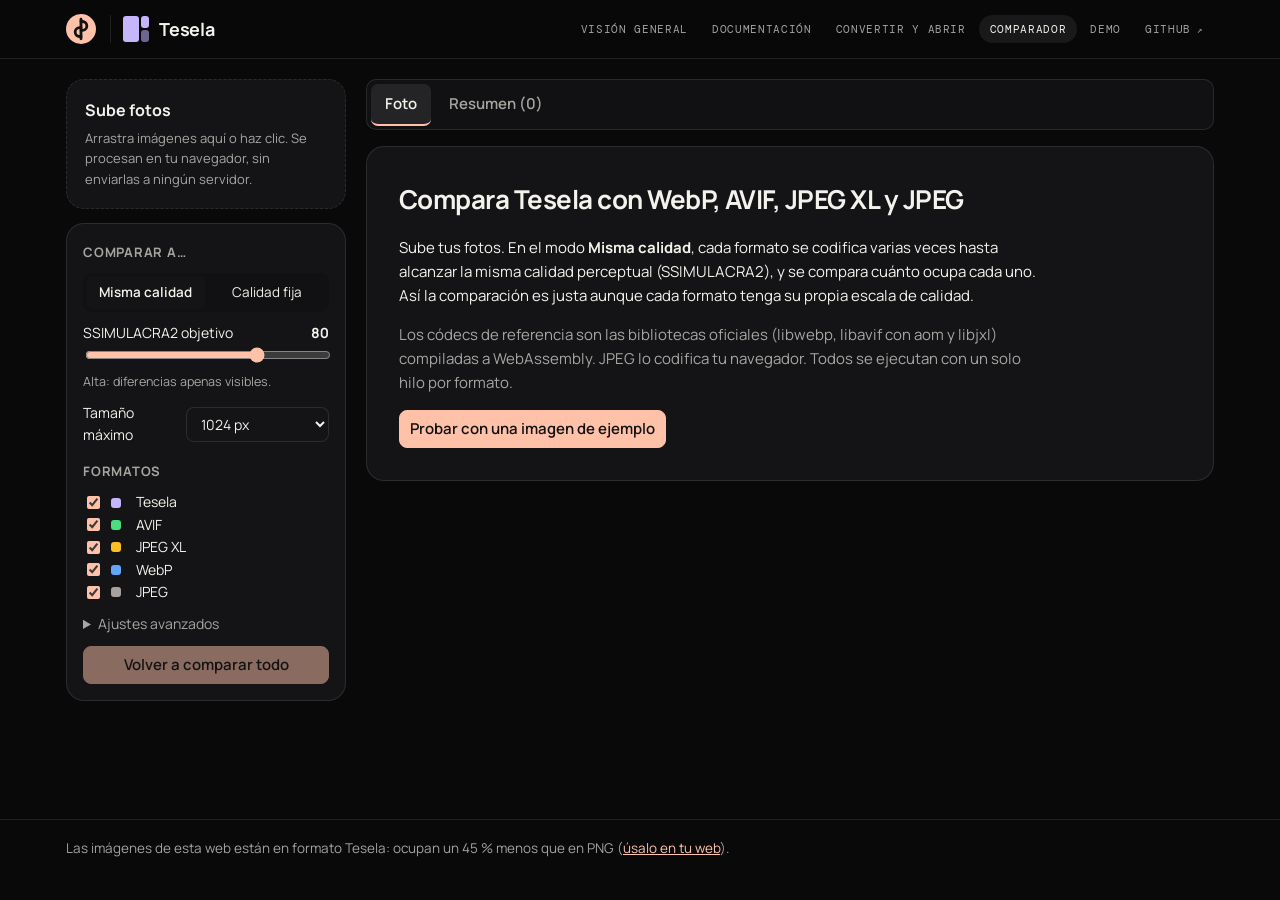
<file: web/compare/index.html>
<!doctype html>
<html lang="es">
<head>
  <meta charset="utf-8">
  <meta name="viewport" content="width=device-width, initial-scale=1">
  <title>Comparador Tesela</title>
  <link rel="canonical" href="https://tesela.davidpalmero.dev/compare/">
  <script>
    // Donde el servidor no envía COOP/COEP (GitHub Pages), un service worker
    // las añade para que Tesela pueda codificar con varios hilos. Recarga una vez.
    if (!self.crossOriginIsolated && 'serviceWorker' in navigator && location.protocol !== 'file:') {
      navigator.serviceWorker.register('coi-sw.js').then((reg) => {
        let tried = false;
        try { tried = sessionStorage.getItem('tsl-coi') === '1'; sessionStorage.setItem('tsl-coi', '1'); } catch {}
        if (tried) return;
        if (navigator.serviceWorker.controller) location.reload();
        else navigator.serviceWorker.addEventListener('controllerchange', () => location.reload(), { once: true });
      }, () => {});
    }
  </script>
  <link rel="stylesheet" href="../style.css?v=5">
  <link rel="stylesheet" href="compare.css?v=2">
</head>
<body>
  <header class="top">
    <div class="wrap">
      <a class="dp" href="https://davidpalmero.dev/" title="David Palmero, portafolio" aria-label="David Palmero, portafolio"><svg viewBox="0 0 64 64" aria-hidden="true" focusable="false"><g fill="none" stroke="currentColor" stroke-width="6" stroke-linecap="round" stroke-linejoin="round"><path d="M32 11V53"/><path d="M32 16h3a9.5 9.5 0 0 1 0 19h-3"/><path d="M32 48h-3a9.5 9.5 0 0 1 0-19h3"/></g></svg></a>
      <a class="brand" href="../index.html"><span class="logo"><i></i><i></i><i></i></span>Tesela</a>
      <nav class="links">
        <a href="../index.html">Visión general</a>
        <a href="../docs/index.html">Documentación</a>
        <a href="../app/index.html">Convertir y abrir</a>
        <a href="../compare/index.html" aria-current="page">Comparador</a>
        <a href="../demo/index.html">Demo</a>
        <a href="../registro/index.html">Registro</a>
        <a class="ext" href="https://github.com/davidpalmerojara/Tesela">GitHub</a>
      </nav>
      <script>{const n=document.querySelector('nav.links'),a=n&&n.querySelector('[aria-current]');if(n){if(a&&n.scrollWidth>n.clientWidth)n.scrollLeft=a.offsetLeft-(n.clientWidth-a.offsetWidth)/2;n.addEventListener('focusin',(e)=>e.target.scrollIntoView({block:'nearest',inline:'nearest'}))}}</script>
    </div>
  </header>

  <div class="wrap layout">
    <aside class="side">
      <label class="drop card" id="drop">
        <input type="file" id="file" accept="image/*" multiple hidden>
        <strong>Sube fotos</strong>
        <span class="muted">Arrastra imágenes aquí o haz clic. Se procesan en tu navegador, sin enviarlas a ningún servidor.</span>
      </label>

      <section class="card settings">
        <h3>Comparar a…</h3>
        <div class="seg" role="radiogroup" id="mode">
          <button data-mode="target" aria-pressed="true">Misma calidad</button>
          <button data-mode="fixed" aria-pressed="false">Calidad fija</button>
        </div>
        <div id="target-box">
          <label for="target" class="row"><span>SSIMULACRA2 objetivo</span><b class="num" id="target-val">80</b></label>
          <input type="range" id="target" min="50" max="92" step="1" value="80">
          <p class="hint muted" id="target-hint">Alta: diferencias apenas visibles.</p>
        </div>
        <div id="fixed-box" hidden>
          <p class="hint muted">Calidad (0–100) de cada códec. Las escalas no son equivalentes entre formatos.</p>
          <div id="fixed-q"></div>
        </div>

        <label class="row" for="maxdim"><span>Tamaño máximo</span>
          <select id="maxdim">
            <option value="768">768 px</option>
            <option value="1024" selected>1024 px</option>
            <option value="1600">1600 px</option>
            <option value="2048">2048 px</option>
            <option value="0">Original (lento en fotos grandes)</option>
          </select>
        </label>

        <h3>Formatos</h3>
        <div id="codecs"></div>

        <details>
          <summary>Ajustes avanzados</summary>
          <label class="row"><span>Tesela: esfuerzo</span><input type="number" id="teselaEffort" min="1" max="9" value="4"></label>
          <label class="row"><span>Tesela: perfil</span>
            <select id="teselaTune"><option value="balanced">Equilibrado</option><option value="perceptual">Perceptual</option><option value="psnr">PSNR</option></select></label>
          <label class="row"><span>WebP: método</span><input type="number" id="webpMethod" min="0" max="6" value="6"></label>
          <label class="row"><span>AVIF: velocidad</span><input type="number" id="avifSpeed" min="0" max="10" value="6"></label>
          <label class="row"><span>JPEG XL: esfuerzo</span><input type="number" id="jxlEffort" min="1" max="9" value="7"></label>
        </details>
        <button class="primary" id="rerun" disabled>Volver a comparar todo</button>
      </section>

      <ul class="photos" id="photos"></ul>
    </aside>

    <main id="main">
      <div class="tabs" id="tabs" role="tablist" hidden>
        <button role="tab" id="tab-detail" aria-selected="true">Foto</button>
        <button role="tab" id="tab-overview" aria-selected="false">Resumen</button>
      </div>

      <section id="overview" hidden>
        <div class="detail-head">
          <div>
            <h2>Todas las fotos</h2>
            <p class="muted num" id="o-meta"></p>
          </div>
          <button class="dl" id="o-csv">⬇ CSV</button>
        </div>
        <div class="o-stats" id="o-stats"></div>
        <div class="o-bar">
          <label><input type="checkbox" id="o-lose"> Solo donde Tesela no gana</label>
          <label>Ordenar por <select id="o-sort">
            <option value="orden">orden de subida</option>
            <option value="dif">Tesela frente al mejor (peor primero)</option>
            <option value="nombre">nombre</option>
          </select></label>
        </div>
        <div class="card table-wrap">
          <table class="results overview">
            <thead id="o-head"></thead>
            <tbody id="o-rows"></tbody>
          </table>
        </div>
        <p class="hint muted">Tamaño de cada formato a igual calidad (SSIMULACRA2 objetivo) o, en modo de calidad fija, el tamaño real.
          «No llega»: ese formato no alcanza la calidad objetivo ni con su calidad máxima. Pulsa una fila para ver la foto.</p>
      </section>

      <section class="empty card" id="empty">
        <h1>Compara Tesela con WebP, AVIF, JPEG XL y JPEG</h1>
        <p>Sube tus fotos. En el modo <b>Misma calidad</b>, cada formato se codifica varias veces hasta
          alcanzar la misma calidad perceptual (SSIMULACRA2), y se compara cuánto ocupa cada uno. Así la
          comparación es justa aunque cada formato tenga su propia escala de calidad.</p>
        <p class="muted">Los códecs de referencia son las bibliotecas oficiales (libwebp, libavif con aom y libjxl)
          compiladas a WebAssembly. JPEG lo codifica tu navegador. Todos se ejecutan con un solo hilo por formato.</p>
        <button class="primary" id="sample">Probar con una imagen de ejemplo</button>
      </section>

      <section id="detail" hidden>
        <div class="detail-head">
          <div>
            <h2 id="d-name"></h2>
            <p class="muted num" id="d-meta"></p>
          </div>
          <p class="verdict" id="d-verdict"></p>
        </div>

        <div class="card table-wrap">
          <table class="results">
            <thead>
              <tr>
                <th>Formato</th>
                <th class="r" id="th-size">Tamaño</th>
                <th class="r">vs JPEG</th>
                <th class="r">vs WebP</th>
                <th class="r" title="Calidad perceptual (0–100, más es mejor)">SSIMULACRA2</th>
                <th class="r">PSNR</th>
                <th class="r">SSIM</th>
                <th class="r">Calidad</th>
                <th class="r">Codif.</th>
                <th class="r">Decod.</th>
                <th></th>
              </tr>
            </thead>
            <tbody id="d-rows"></tbody>
          </table>
        </div>
        <p class="hint muted" id="d-note"></p>

        <div class="viewer-bar">
          <label>Izquierda <select id="v-left"></select></label>
          <div class="zoom" role="group" aria-label="Zoom">
            <button data-zoom="fit" aria-pressed="true">Ajustar</button>
            <button data-zoom="1" aria-pressed="false">1×</button>
            <button data-zoom="2" aria-pressed="false">2×</button>
            <button data-zoom="4" aria-pressed="false">4×</button>
          </div>
          <label>Derecha <select id="v-right"></select></label>
        </div>
        <div class="viewer card" id="viewer">
          <div class="layer" id="layer-r"><canvas id="cv-r"></canvas></div>
          <div class="layer" id="layer-l"><canvas id="cv-l"></canvas></div>
          <div class="split" id="split"><span></span></div>
          <span class="vlabel l" id="vl-l"></span>
          <span class="vlabel r" id="vl-r"></span>
        </div>
        <p class="hint muted">Arrastra la línea para comparar. Con zoom, arrastra la imagen para desplazarte.</p>
      </section>

      <section id="summary" class="card summary" hidden>
        <h2>Resumen de todas las fotos</h2>
        <div id="s-body"></div>
      </section>
    </main>
  </div>

  <footer class="site-note">
    <div class="wrap"><p>Las imágenes de esta web están en formato Tesela: ocupan un 45 % menos que en PNG (<a href="../docs/index.html#tu-web">úsalo en tu web</a>).</p></div>
  </footer>
  <script type="module" src="compare.js"></script>
</body>
</html>
</file>
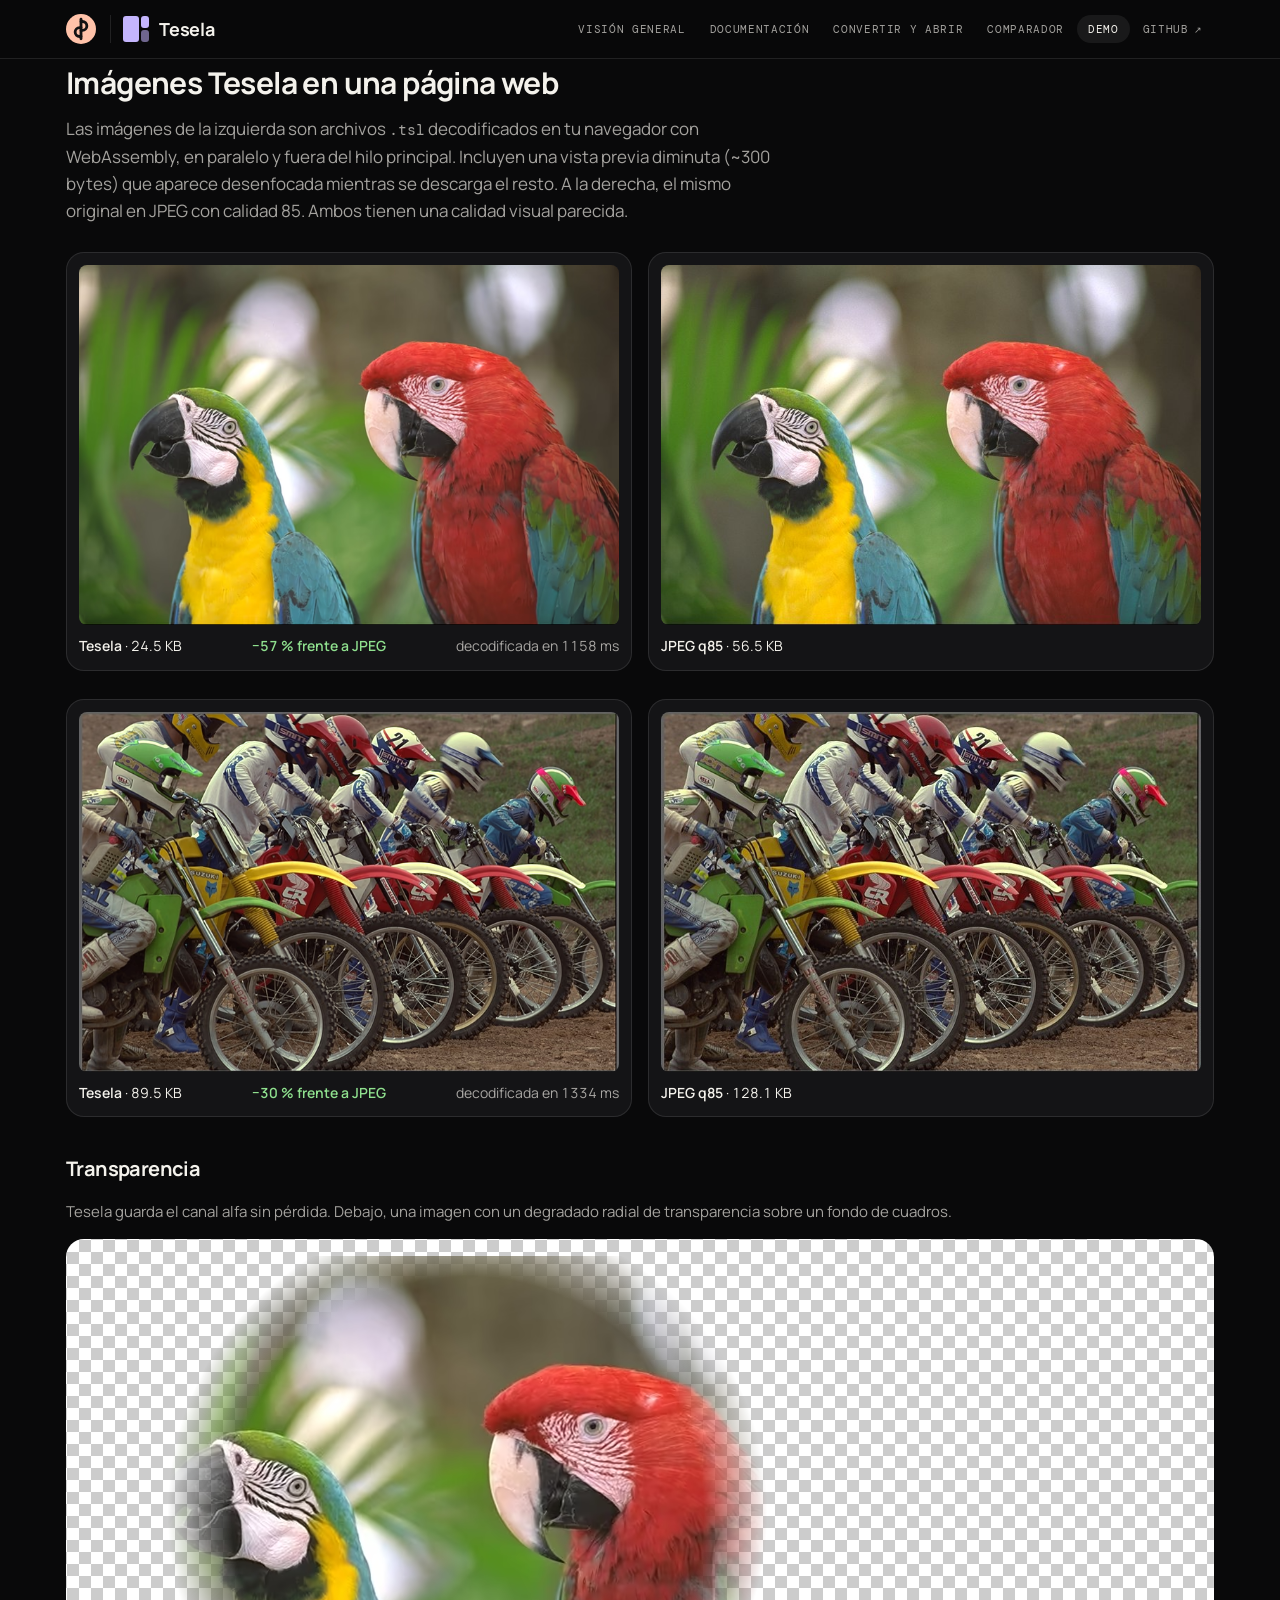
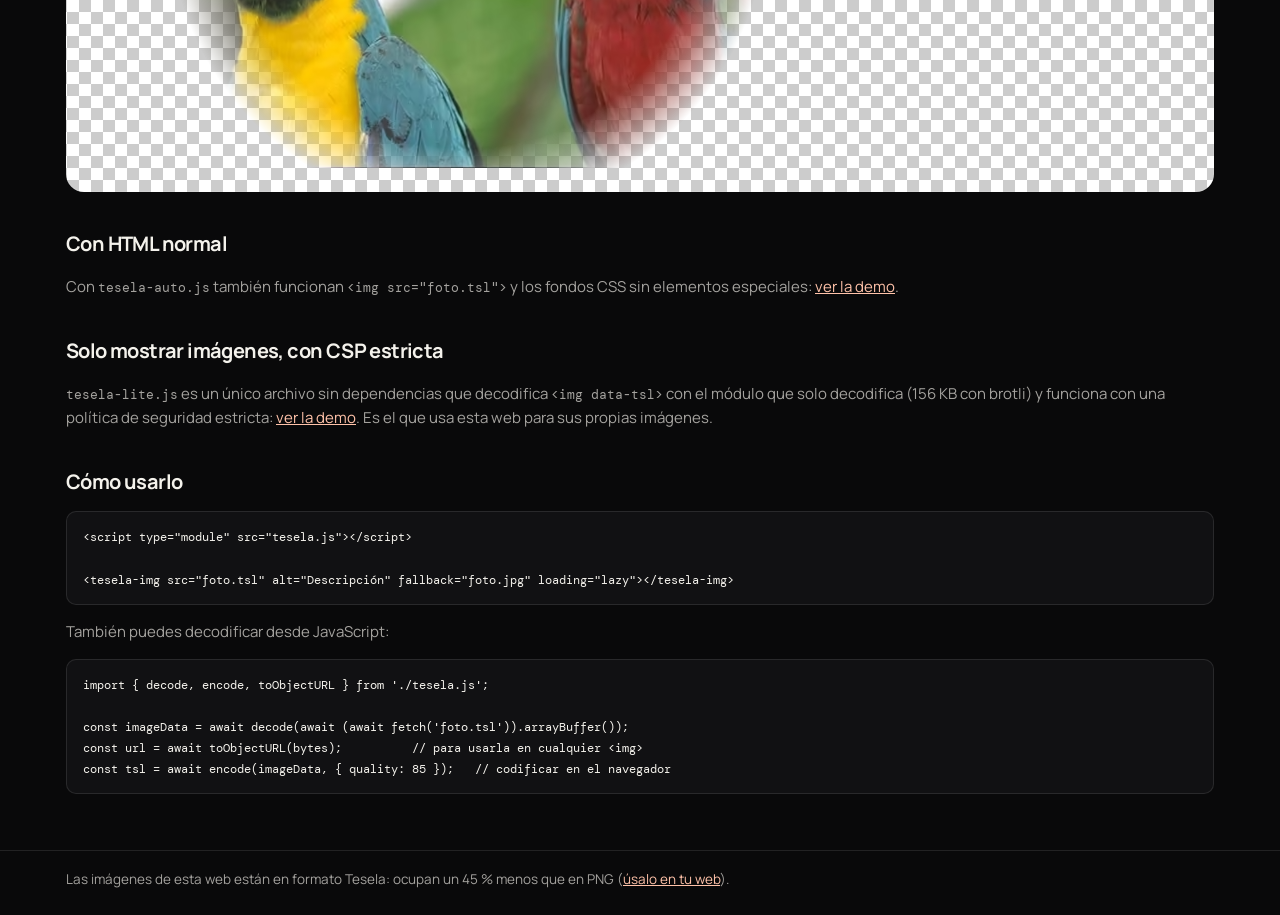
<file: web/demo/index.html>
<!doctype html>
<html lang="es">
<head>
  <meta charset="utf-8">
  <meta name="viewport" content="width=device-width, initial-scale=1">
  <title>Tesela en la web</title>
  <link rel="canonical" href="https://tesela.davidpalmero.dev/demo/">
  <link rel="stylesheet" href="../style.css?v=5">
  <script type="module" src="../tesela.js"></script>
  <style>
    main { padding: 32px 0 64px; }
    h1 { font-size: 30px; letter-spacing: -0.02em; margin: 0 0 8px; }
    .lead { font-size: 17px; color: var(--muted); max-width: 720px; margin: 0 0 28px; }
    .pair { display: grid; grid-template-columns: 1fr 1fr; gap: 16px; margin-bottom: 28px; }
    figure { margin: 0; padding: 12px; }
    figure tesela-img, figure img { width: 100%; display: block; border-radius: 8px; }
    figcaption { margin-top: 10px; display: flex; justify-content: space-between; gap: 8px; font-size: 14px; flex-wrap: wrap; }
    .tag { font-weight: 600; }
    .saving { color: var(--good); font-weight: 600; }
    h2 { font-size: 20px; margin: 36px 0 10px; }
    .checker { padding: 16px; background: repeating-conic-gradient(#ccc 0 25%, #fff 0 50%) 0 0 / 24px 24px; }
    .checker tesela-img { width: 100%; }
    @media (max-width: 720px) { .pair { grid-template-columns: 1fr; } }
  </style>
</head>
<body>
  <header class="top">
    <div class="wrap">
      <a class="dp" href="https://davidpalmero.dev/" title="David Palmero, portafolio" aria-label="David Palmero, portafolio"><svg viewBox="0 0 64 64" aria-hidden="true" focusable="false"><g fill="none" stroke="currentColor" stroke-width="6" stroke-linecap="round" stroke-linejoin="round"><path d="M32 11V53"/><path d="M32 16h3a9.5 9.5 0 0 1 0 19h-3"/><path d="M32 48h-3a9.5 9.5 0 0 1 0-19h3"/></g></svg></a>
      <a class="brand" href="../index.html"><span class="logo"><i></i><i></i><i></i></span>Tesela</a>
      <nav class="links">
        <a href="../index.html">Visión general</a>
        <a href="../docs/index.html">Documentación</a>
        <a href="../app/index.html">Convertir y abrir</a>
        <a href="../compare/index.html">Comparador</a>
        <a href="../demo/index.html" aria-current="page">Demo</a>
        <a class="ext" href="https://github.com/davidpalmerojara/Tesela">GitHub</a>
      </nav>
      <script>{const n=document.querySelector('nav.links'),a=n&&n.querySelector('[aria-current]');if(n){if(a&&n.scrollWidth>n.clientWidth)n.scrollLeft=a.offsetLeft-(n.clientWidth-a.offsetWidth)/2;n.addEventListener('focusin',(e)=>e.target.scrollIntoView({block:'nearest',inline:'nearest'}))}}</script>
    </div>
  </header>
  <main class="wrap">
    <h1>Imágenes Tesela en una página web</h1>
    <p class="lead">Las imágenes de la izquierda son archivos <code>.tsl</code> decodificados en tu navegador
      con WebAssembly, en paralelo y fuera del hilo principal. Incluyen una vista previa
      diminuta (~300 bytes) que aparece desenfocada mientras se descarga el resto. A la derecha, el mismo original en JPEG
      con calidad 85. Ambos tienen una calidad visual parecida.</p>

    <div id="pairs"></div>

    <h2>Transparencia</h2>
    <p class="muted">Tesela guarda el canal alfa sin pérdida. Debajo, una imagen con un degradado radial de transparencia sobre un fondo de cuadros.</p>
    <div class="card checker"><tesela-img src="alpha.tsl" alt="Loros con borde transparente"></tesela-img></div>

    <h2>Con HTML normal</h2>
    <p class="muted">Con <code>tesela-auto.js</code> también funcionan <code>&lt;img src="foto.tsl"&gt;</code> y los fondos CSS
      sin elementos especiales: <a href="img.html">ver la demo</a>.</p>

    <h2>Solo mostrar imágenes, con CSP estricta</h2>
    <p class="muted"><code>tesela-lite.js</code> es un único archivo sin dependencias que decodifica <code>&lt;img data-tsl&gt;</code>
      con el módulo que solo decodifica (156 KB con brotli) y funciona con una política de seguridad estricta:
      <a href="lite.html">ver la demo</a>. Es el que usa esta web para sus propias imágenes.</p>

    <h2>Cómo usarlo</h2>
    <pre><code>&lt;script type="module" src="tesela.js"&gt;&lt;/script&gt;

&lt;tesela-img src="foto.tsl" alt="Descripción" fallback="foto.jpg" loading="lazy"&gt;&lt;/tesela-img&gt;</code></pre>
    <p class="muted">También puedes decodificar desde JavaScript:</p>
    <pre><code>import { decode, encode, toObjectURL } from './tesela.js';

const imageData = await decode(await (await fetch('foto.tsl')).arrayBuffer());
const url = await toObjectURL(bytes);          // para usarla en cualquier &lt;img&gt;
const tsl = await encode(imageData, { quality: 85 });   // codificar en el navegador</code></pre>
  </main>
  <footer class="site-note">
    <div class="wrap"><p>Las imágenes de esta web están en formato Tesela: ocupan un 45 % menos que en PNG (<a href="../docs/index.html#tu-web">úsalo en tu web</a>).</p></div>
  </footer>

  <script type="module">
    const samples = [
      { name: 'kodim23', alt: 'Dos loros de colores' },
      { name: 'kodim05', alt: 'Motocicletas de carreras' },
    ];
    const kb = (n) => (n / 1024).toFixed(1) + ' KB';
    const root = document.getElementById('pairs');
    for (const s of samples) {
      const [tsl, jpg] = await Promise.all(
        [`${s.name}.tsl`, `${s.name}.jpg`].map(async (u) => (await fetch(u)).arrayBuffer().then((b) => b.byteLength)),
      );
      const div = document.createElement('div');
      div.className = 'pair';
      div.innerHTML = `
        <figure class="card">
          <tesela-img src="${s.name}.tsl" alt="${s.alt}"></tesela-img>
          <figcaption><span><span class="tag">Tesela</span> · <span class="num">${kb(tsl)}</span></span>
            <span class="saving num">−${Math.round((1 - tsl / jpg) * 100)} % frente a JPEG</span>
            <span class="muted num" data-time>decodificando…</span></figcaption>
        </figure>
        <figure class="card">
          <img src="${s.name}.jpg" alt="${s.alt}">
          <figcaption><span><span class="tag">JPEG q85</span> · <span class="num">${kb(jpg)}</span></span></figcaption>
        </figure>`;
      root.appendChild(div);
      const el = div.querySelector('tesela-img');
      const t0 = performance.now();
      el.addEventListener('load', () => {
        div.querySelector('[data-time]').textContent = `decodificada en ${Math.round(performance.now() - t0)} ms`;
      });
    }
  </script>
</body>
</html>
</file>
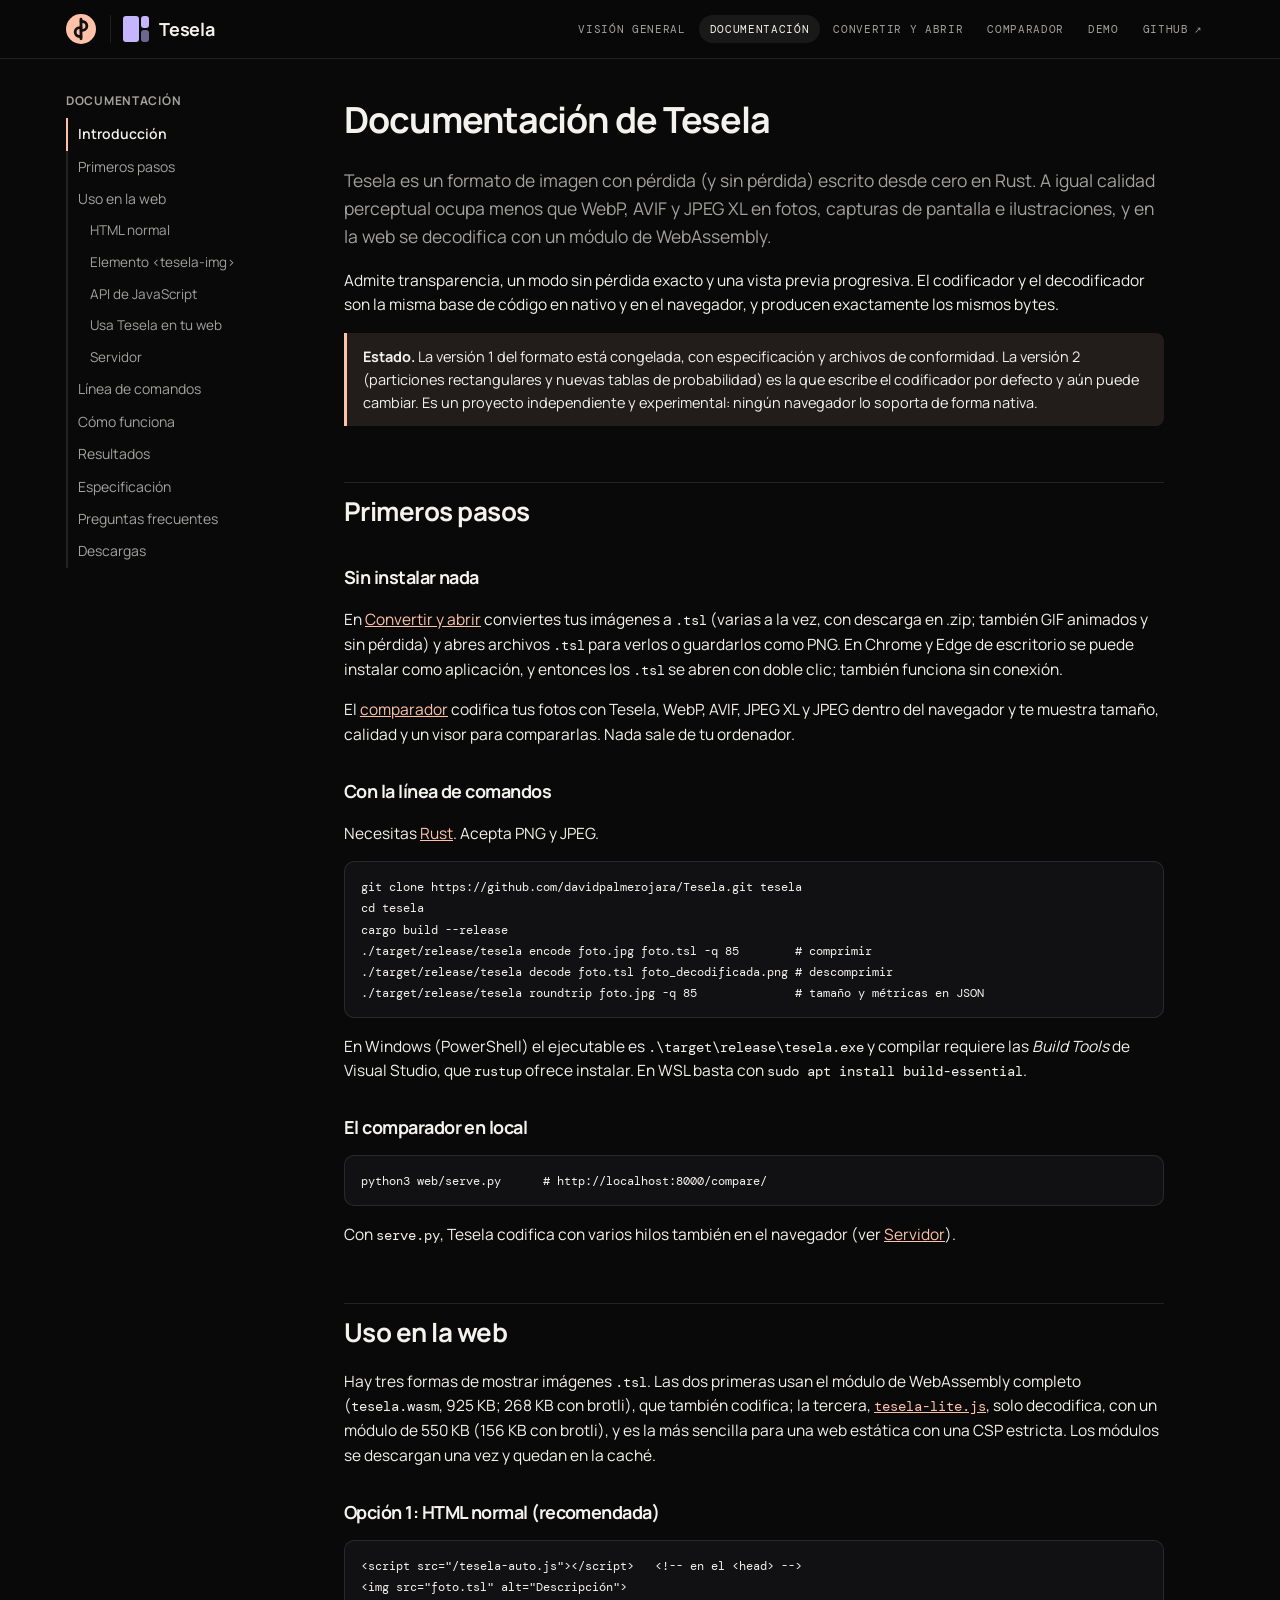
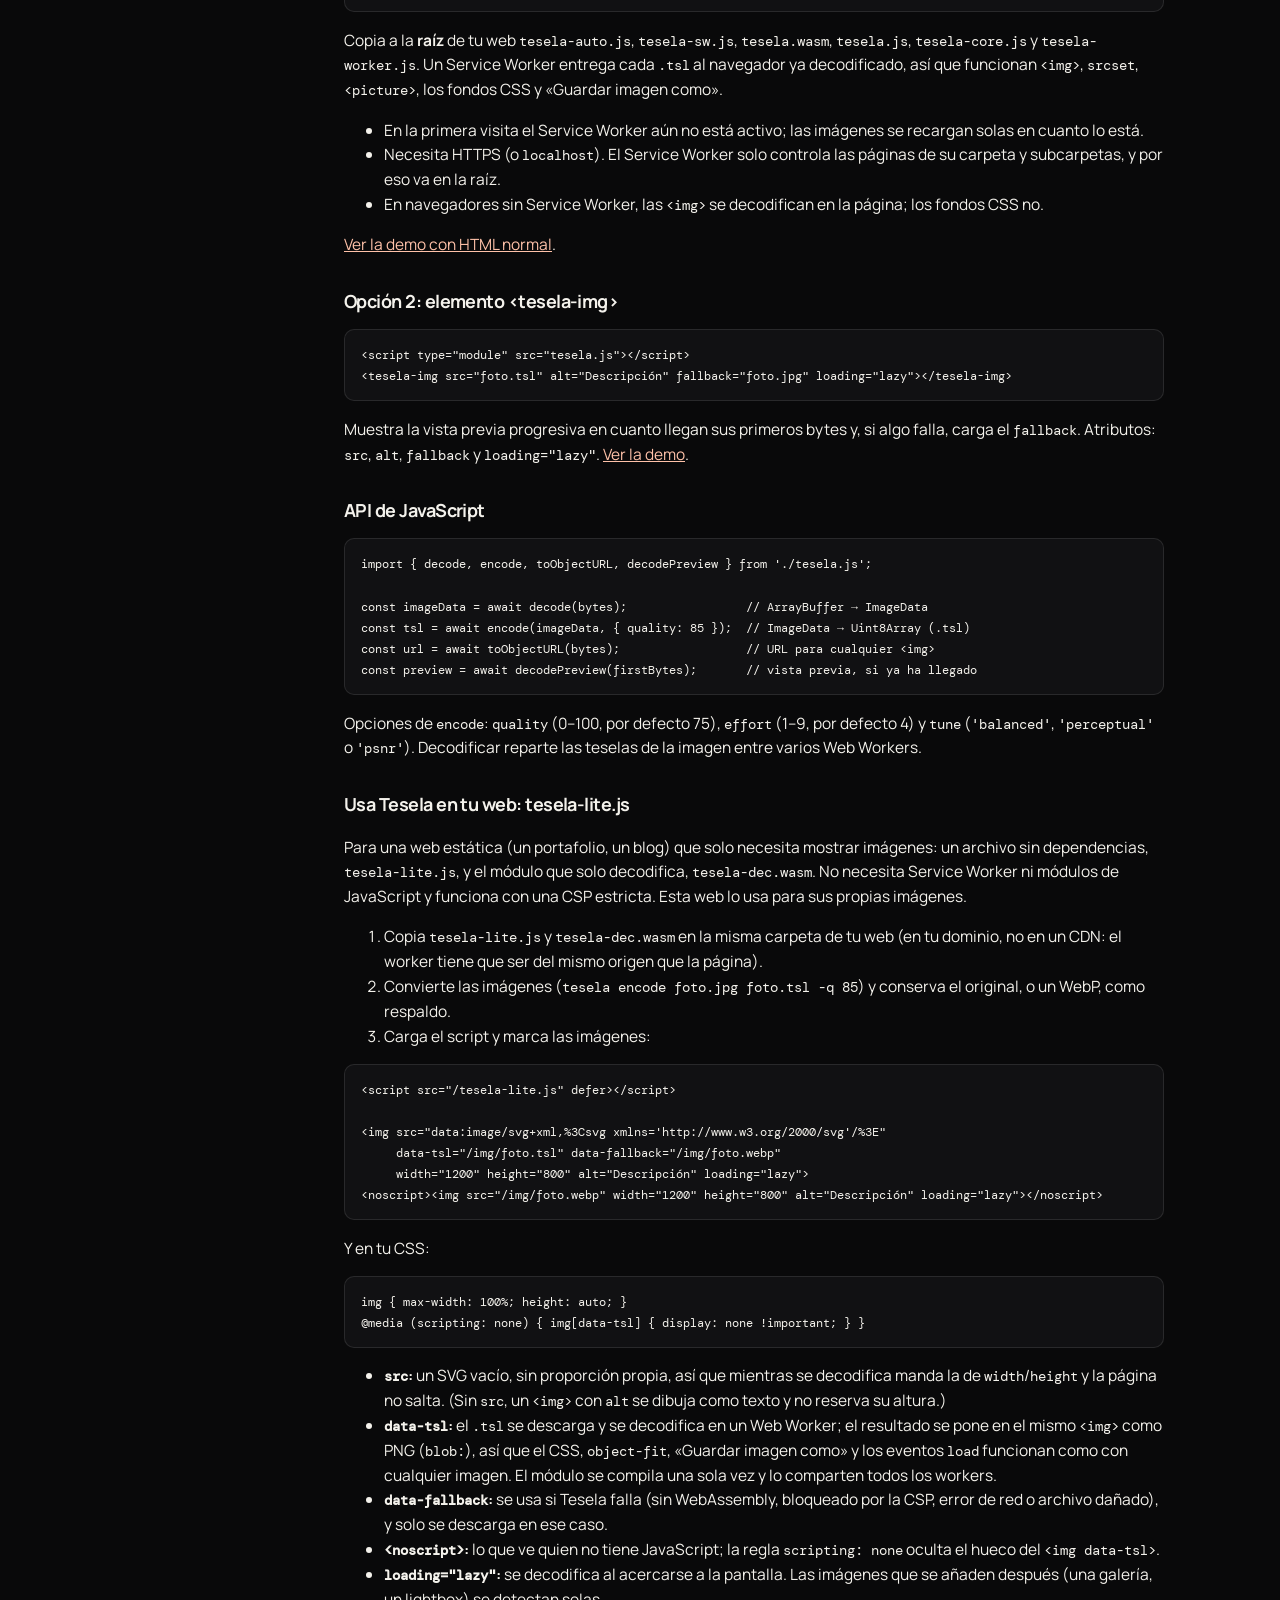
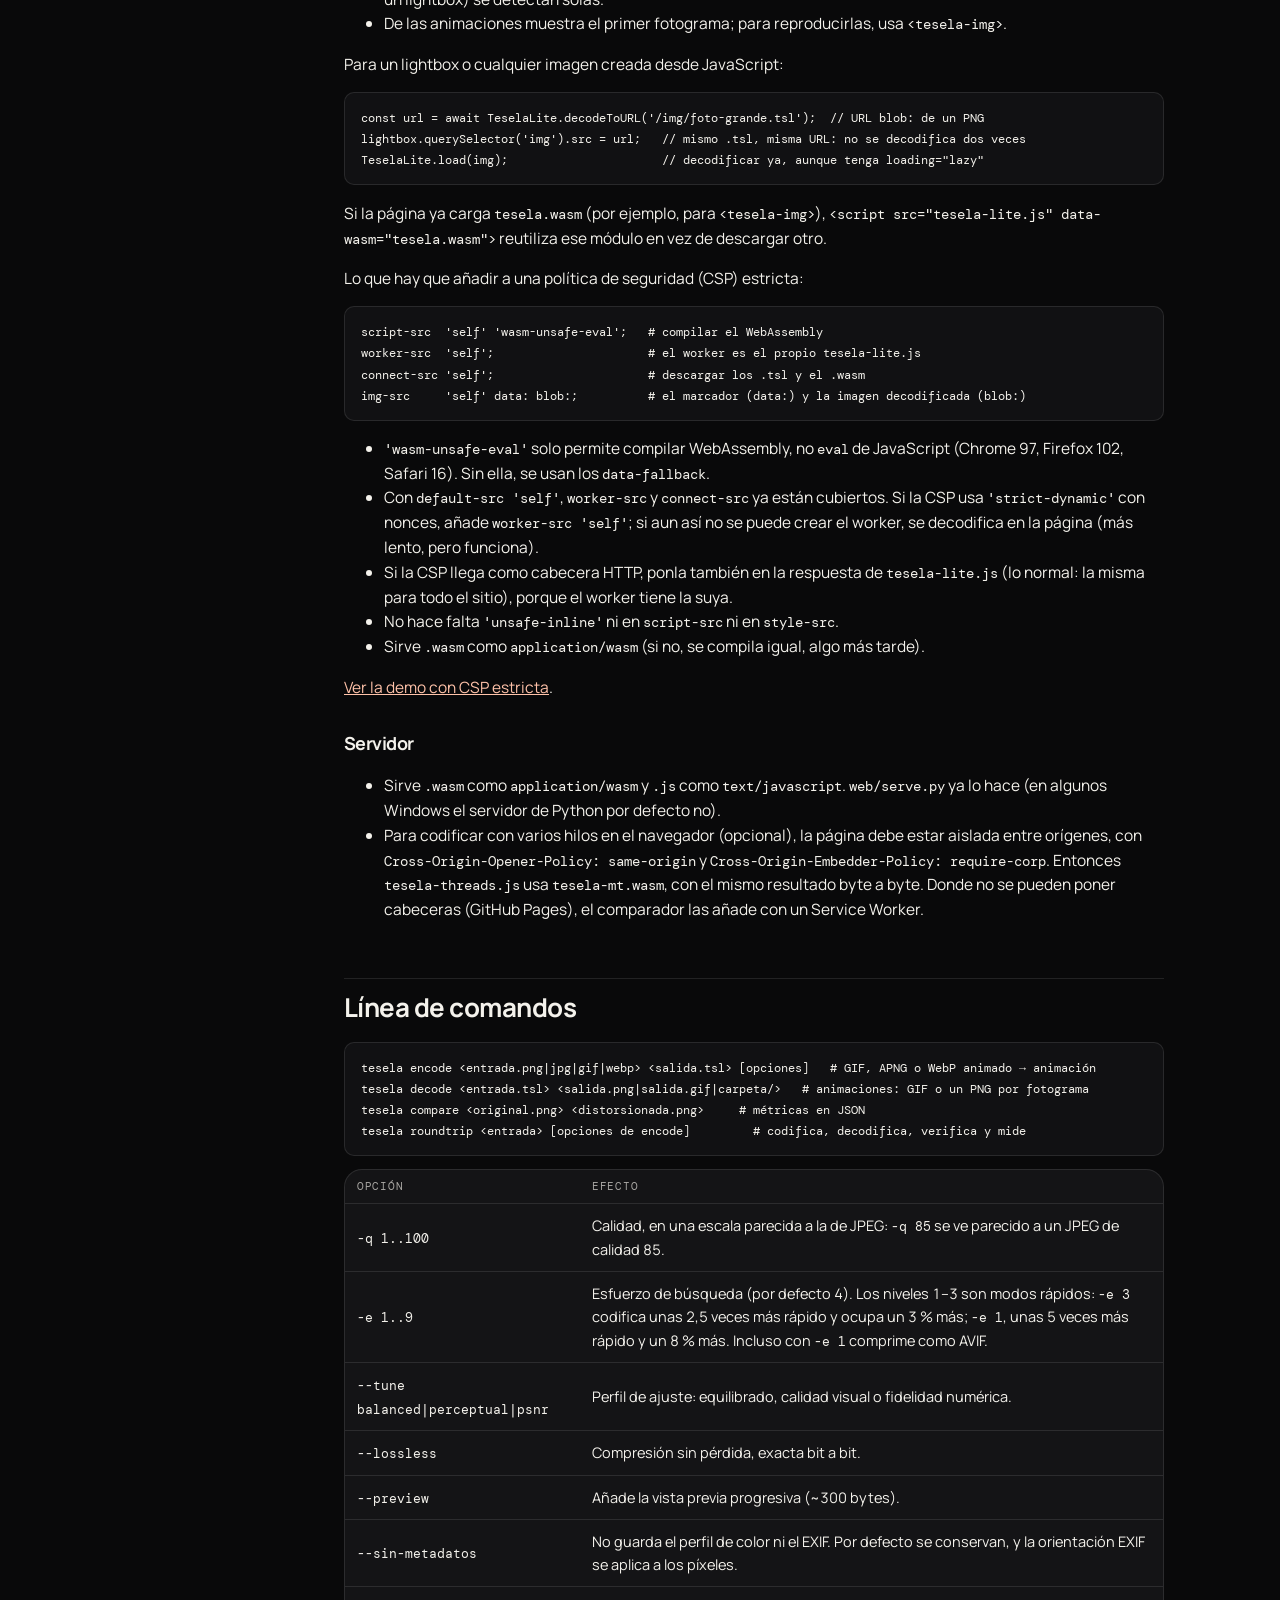
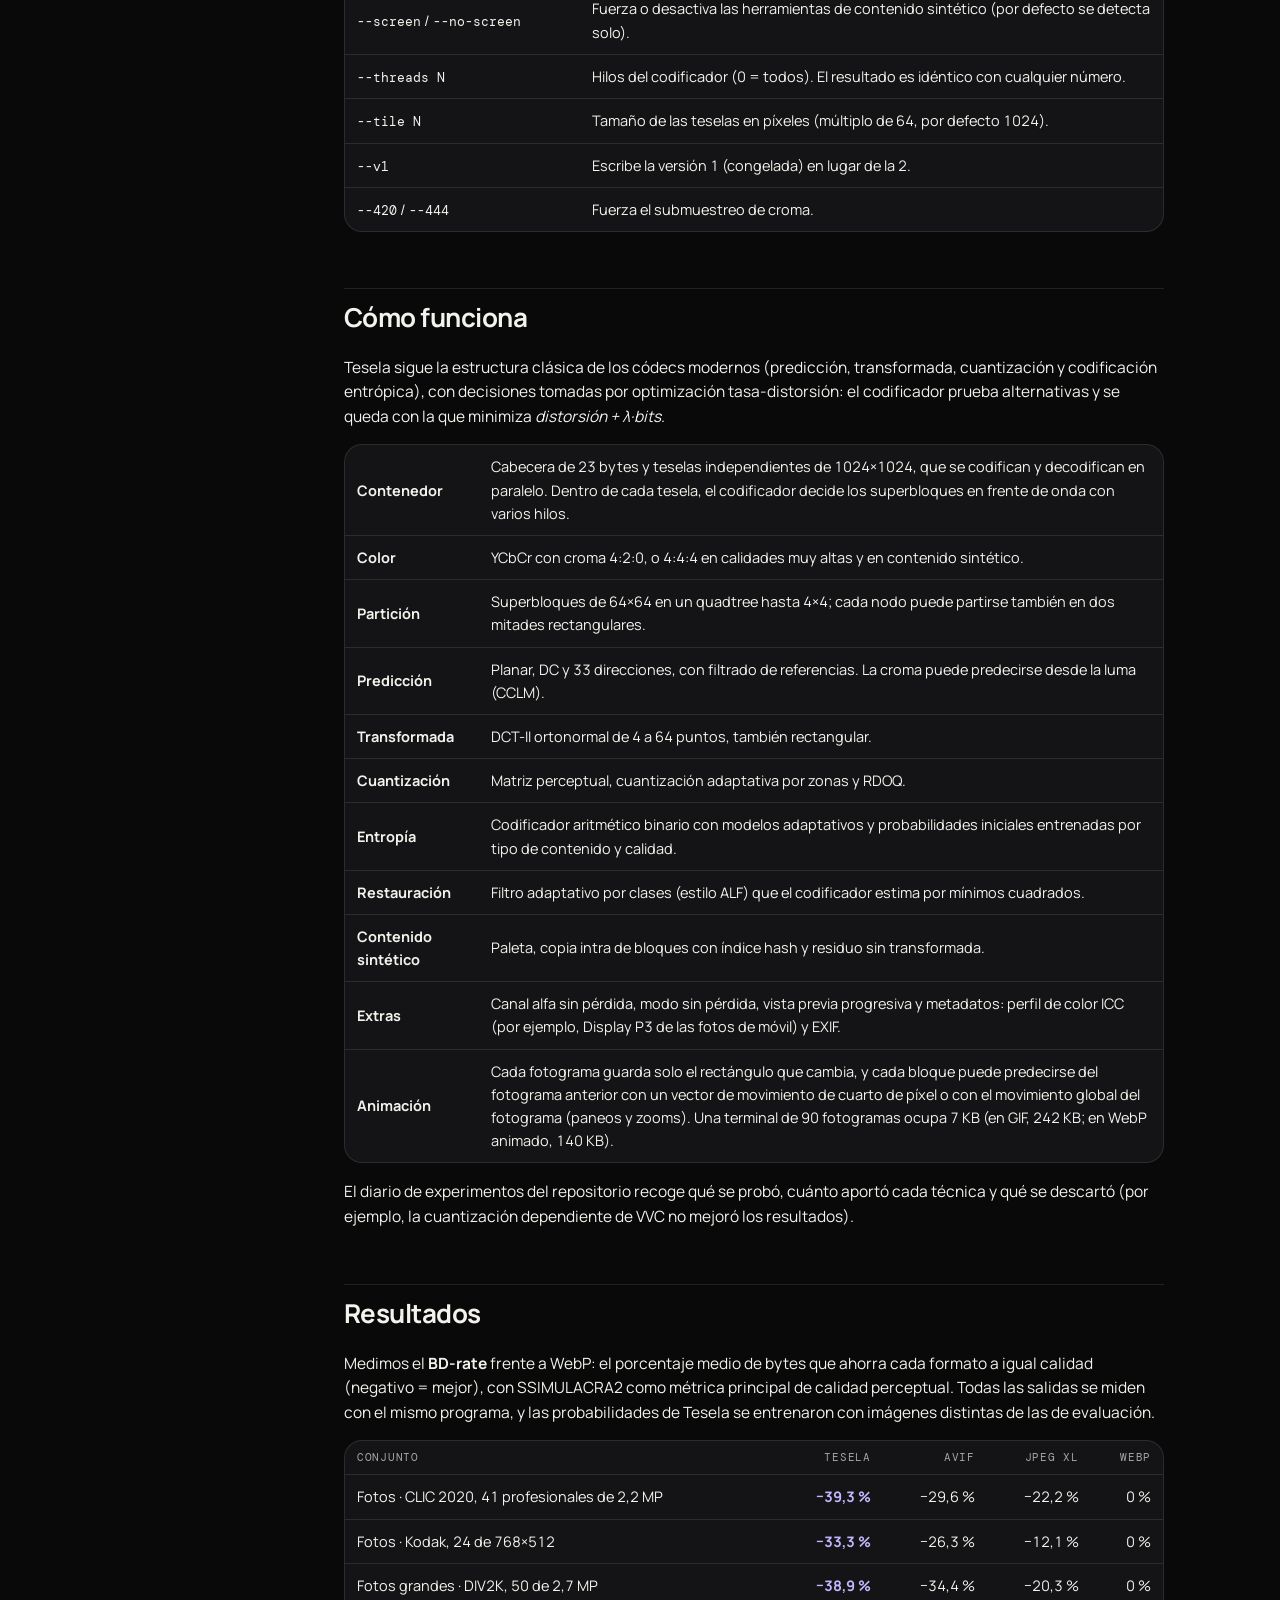
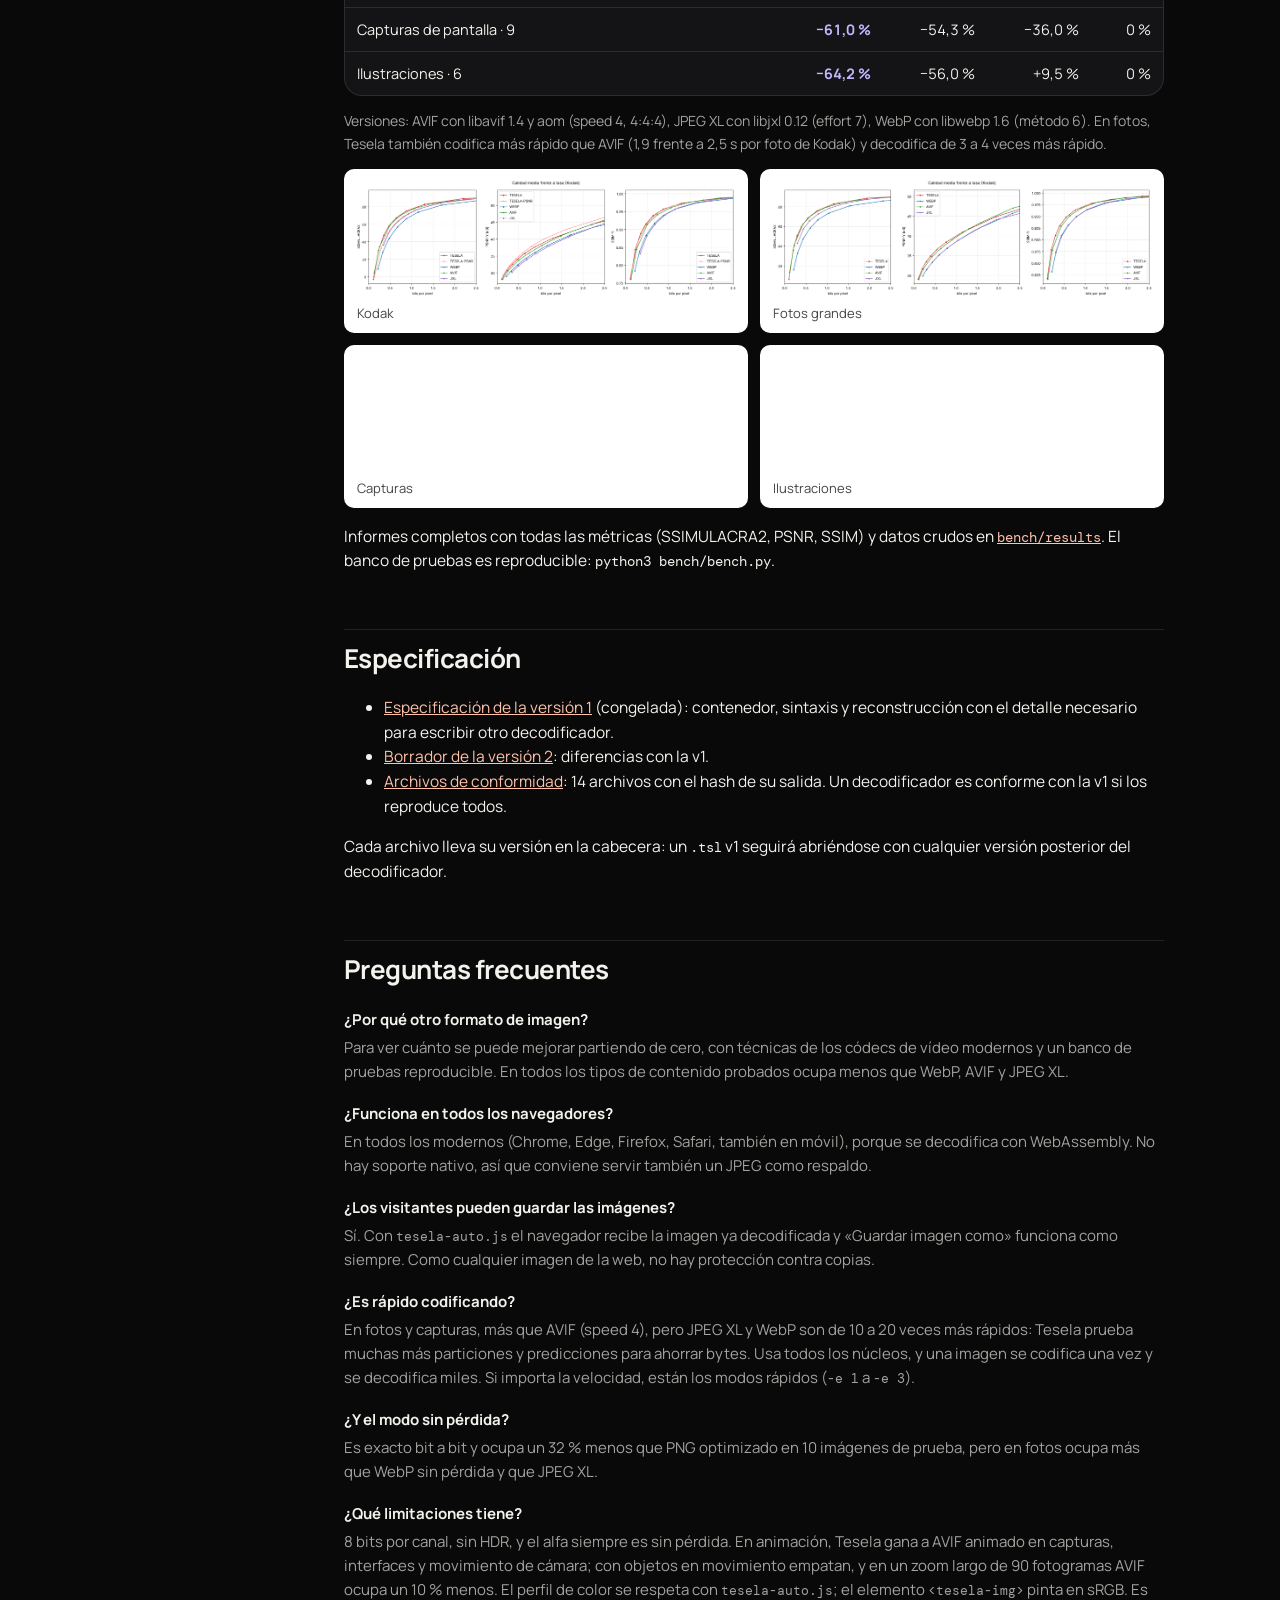
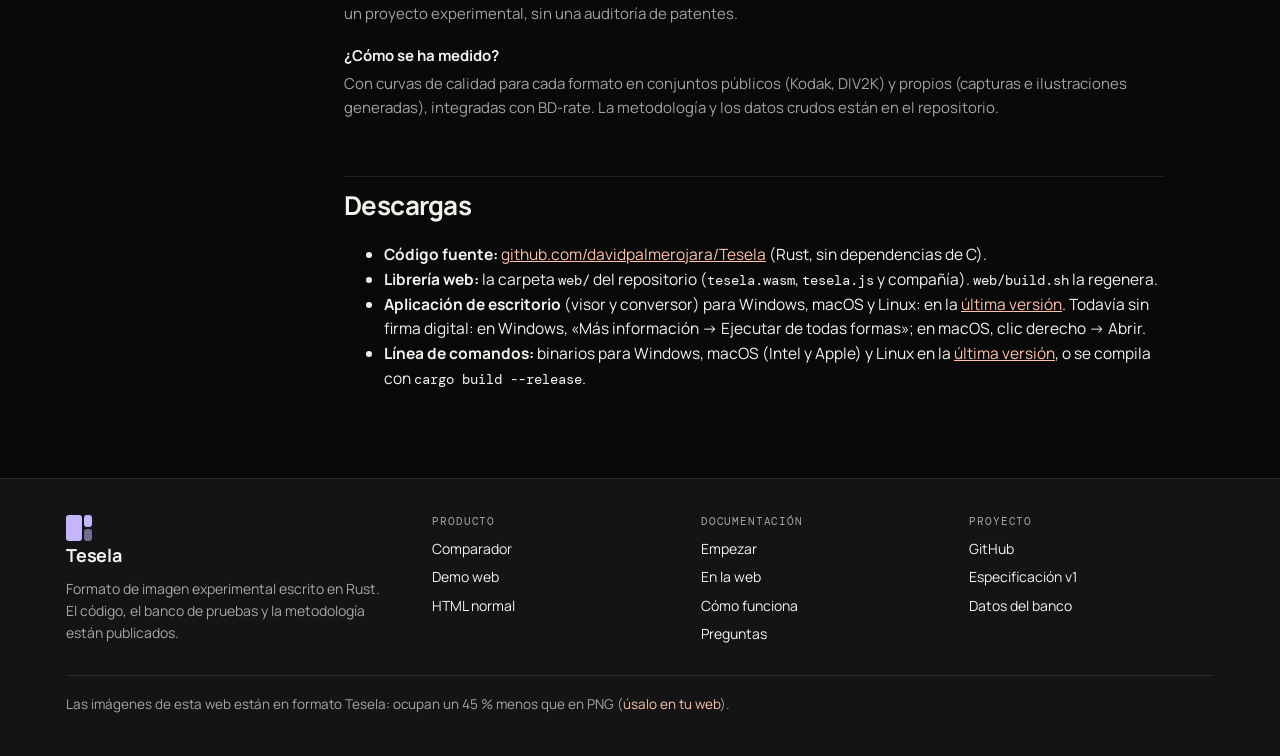
<file: web/docs/index.html>
<!doctype html>
<html lang="es">
<head>
  <meta charset="utf-8">
  <meta name="viewport" content="width=device-width, initial-scale=1">
  <title>Documentación · Tesela</title>
  <link rel="canonical" href="https://tesela.davidpalmero.dev/docs/">
  <meta name="description" content="Documentación de Tesela: primeros pasos, uso en la web, línea de comandos, cómo funciona el formato, resultados y preguntas frecuentes.">
  <link rel="stylesheet" href="../style.css?v=5">
  <style>
    .docs { display: grid; grid-template-columns: 230px minmax(0, 1fr); gap: 48px; padding-top: 32px; }
    .toc { position: sticky; top: 76px; align-self: start; font-size: 14px; max-height: calc(100vh - 92px); overflow: auto; }
    .toc h4 { margin: 0 0 8px; font-size: 12px; text-transform: uppercase; letter-spacing: 0.06em; color: var(--muted); }
    .toc a { display: block; padding: 5px 10px; border-left: 2px solid var(--border); color: var(--muted); text-decoration: none; }
    .toc a:hover { color: var(--text); }
    .toc a.on { border-left-color: var(--accent); color: var(--text); font-weight: 600; }
    .toc a.sub { padding-left: 22px; font-size: 13.5px; }
    article { max-width: 820px; }
    article h1 { font-size: 36px; letter-spacing: -0.03em; margin: 0 0 10px; }
    article h2 { font-size: 26px; letter-spacing: -0.02em; margin: 56px 0 10px; padding-top: 8px; border-top: 1px solid var(--border); scroll-margin-top: 72px; }
    article h3 { font-size: 18px; margin: 30px 0 8px; scroll-margin-top: 72px; }
    article p, article li { font-size: 15.5px; }
    article .lead { font-size: 17.5px; color: var(--muted); }
    .note { padding: 12px 16px; border-left: 3px solid var(--accent); background: var(--accent-soft); border-radius: 0 8px 8px 0; font-size: 14.5px; }
    .curves { display: grid; grid-template-columns: 1fr 1fr; gap: 12px; }
    .curves figure { margin: 0; padding: 8px; background: #fff; border-radius: 10px; border: 1px solid var(--border); }
    .curves img { width: 100%; height: auto; display: block; }
    .curves figcaption { color: #444; font-size: 13px; padding: 4px 4px 0; }
    .faq dt { font-weight: 700; margin-top: 18px; }
    .faq dd { margin: 4px 0 0; color: var(--muted); }
    @media (max-width: 900px) {
      .docs { grid-template-columns: minmax(0, 1fr); gap: 16px; }
      .toc { position: static; max-height: none; display: flex; flex-wrap: wrap; gap: 4px; }
      .toc h4 { width: 100%; }
      .toc a, .toc a.sub { border: 1px solid var(--border); border-radius: 999px; padding: 4px 10px; }
      .curves { grid-template-columns: 1fr; }
    }
  </style>
</head>
<body>
  <header class="top">
    <div class="wrap">
      <a class="dp" href="https://davidpalmero.dev/" title="David Palmero, portafolio" aria-label="David Palmero, portafolio"><svg viewBox="0 0 64 64" aria-hidden="true" focusable="false"><g fill="none" stroke="currentColor" stroke-width="6" stroke-linecap="round" stroke-linejoin="round"><path d="M32 11V53"/><path d="M32 16h3a9.5 9.5 0 0 1 0 19h-3"/><path d="M32 48h-3a9.5 9.5 0 0 1 0-19h3"/></g></svg></a>
      <a class="brand" href="../index.html"><span class="logo"><i></i><i></i><i></i></span>Tesela</a>
      <nav class="links">
        <a href="../index.html">Visión general</a>
        <a href="./index.html" aria-current="page">Documentación</a>
        <a href="../app/index.html">Convertir y abrir</a>
        <a href="../compare/index.html">Comparador</a>
        <a href="../demo/index.html">Demo</a>
        <a class="ext" href="https://github.com/davidpalmerojara/Tesela">GitHub</a>
      </nav>
      <script>{const n=document.querySelector('nav.links'),a=n&&n.querySelector('[aria-current]');if(n){if(a&&n.scrollWidth>n.clientWidth)n.scrollLeft=a.offsetLeft-(n.clientWidth-a.offsetWidth)/2;n.addEventListener('focusin',(e)=>e.target.scrollIntoView({block:'nearest',inline:'nearest'}))}}</script>
    </div>
  </header>

  <div class="wrap docs">
    <nav class="toc" aria-label="Contenido">
      <h4>Documentación</h4>
      <a href="#introduccion">Introducción</a>
      <a href="#empezar">Primeros pasos</a>
      <a href="#web">Uso en la web</a>
      <a class="sub" href="#web-img">HTML normal</a>
      <a class="sub" href="#web-elemento">Elemento &lt;tesela-img&gt;</a>
      <a class="sub" href="#web-api">API de JavaScript</a>
      <a class="sub" href="#tu-web">Usa Tesela en tu web</a>
      <a class="sub" href="#web-servidor">Servidor</a>
      <a href="#cli">Línea de comandos</a>
      <a href="#formato">Cómo funciona</a>
      <a href="#resultados">Resultados</a>
      <a href="#especificacion">Especificación</a>
      <a href="#faq">Preguntas frecuentes</a>
      <a href="#descargas">Descargas</a>
    </nav>

    <article>
      <h1 id="introduccion">Documentación de Tesela</h1>
      <p class="lead">Tesela es un formato de imagen con pérdida (y sin pérdida) escrito desde cero en Rust. A igual
        calidad perceptual ocupa menos que WebP, AVIF y JPEG XL en fotos, capturas de pantalla e ilustraciones, y en la
        web se decodifica con un módulo de WebAssembly.</p>
      <p>Admite transparencia, un modo sin pérdida exacto y una vista previa progresiva. El codificador y el
        decodificador son la misma base de código en nativo y en el navegador, y producen exactamente los mismos bytes.</p>
      <p class="note"><b>Estado.</b> La versión 1 del formato está congelada, con especificación y archivos de
        conformidad. La versión 2 (particiones rectangulares y nuevas tablas de probabilidad) es la que escribe el
        codificador por defecto y aún puede cambiar. Es un proyecto independiente y experimental: ningún navegador lo
        soporta de forma nativa.</p>

      <h2 id="empezar">Primeros pasos</h2>
      <h3>Sin instalar nada</h3>
      <p>En <a href="../app/index.html">Convertir y abrir</a> conviertes tus imágenes a <code>.tsl</code> (varias a la vez, con
        descarga en .zip; también GIF animados y sin pérdida) y abres archivos <code>.tsl</code> para verlos o guardarlos como PNG. En Chrome y Edge de escritorio
        se puede instalar como aplicación, y entonces los <code>.tsl</code> se abren con doble clic; también funciona sin conexión.</p>
      <p>El <a href="../compare/index.html">comparador</a> codifica tus fotos con Tesela, WebP, AVIF, JPEG XL y JPEG dentro
        del navegador y te muestra tamaño, calidad y un visor para compararlas. Nada sale de tu ordenador.</p>
      <h3>Con la línea de comandos</h3>
      <p>Necesitas <a href="https://rustup.rs">Rust</a>. Acepta PNG y JPEG.</p>
      <pre><code>git clone https://github.com/davidpalmerojara/Tesela.git tesela
cd tesela
cargo build --release
./target/release/tesela encode foto.jpg foto.tsl -q 85        # comprimir
./target/release/tesela decode foto.tsl foto_decodificada.png # descomprimir
./target/release/tesela roundtrip foto.jpg -q 85              # tamaño y métricas en JSON</code></pre>
      <p>En Windows (PowerShell) el ejecutable es <code>.\target\release\tesela.exe</code> y compilar requiere las
        <i>Build Tools</i> de Visual Studio, que <code>rustup</code> ofrece instalar. En WSL basta con
        <code>sudo apt install build-essential</code>.</p>
      <h3>El comparador en local</h3>
      <pre><code>python3 web/serve.py      # http://localhost:8000/compare/</code></pre>
      <p>Con <code>serve.py</code>, Tesela codifica con varios hilos también en el navegador (ver <a href="#web-servidor">Servidor</a>).</p>

      <h2 id="web">Uso en la web</h2>
      <p>Hay tres formas de mostrar imágenes <code>.tsl</code>. Las dos primeras usan el módulo de WebAssembly completo
        (<code>tesela.wasm</code>, 925 KB; 268 KB con brotli), que también codifica; la tercera,
        <a href="#tu-web"><code>tesela-lite.js</code></a>, solo decodifica, con un módulo de 550 KB (156 KB con brotli),
        y es la más sencilla para una web estática con una CSP estricta. Los módulos se descargan una vez y quedan en la caché.</p>

      <h3 id="web-img">Opción 1: HTML normal (recomendada)</h3>
      <pre><code>&lt;script src="/tesela-auto.js"&gt;&lt;/script&gt;   &lt;!-- en el &lt;head&gt; --&gt;
&lt;img src="foto.tsl" alt="Descripción"&gt;</code></pre>
      <p>Copia a la <b>raíz</b> de tu web <code>tesela-auto.js</code>, <code>tesela-sw.js</code>, <code>tesela.wasm</code>,
        <code>tesela.js</code>, <code>tesela-core.js</code> y <code>tesela-worker.js</code>. Un Service Worker entrega
        cada <code>.tsl</code> al navegador ya decodificado, así que funcionan <code>&lt;img&gt;</code>,
        <code>srcset</code>, <code>&lt;picture&gt;</code>, los fondos CSS y «Guardar imagen como».</p>
      <ul>
        <li>En la primera visita el Service Worker aún no está activo; las imágenes se recargan solas en cuanto lo está.</li>
        <li>Necesita HTTPS (o <code>localhost</code>). El Service Worker solo controla las páginas de su carpeta y
          subcarpetas, y por eso va en la raíz.</li>
        <li>En navegadores sin Service Worker, las <code>&lt;img&gt;</code> se decodifican en la página; los fondos CSS no.</li>
      </ul>
      <p><a href="../demo/img.html">Ver la demo con HTML normal</a>.</p>

      <h3 id="web-elemento">Opción 2: elemento &lt;tesela-img&gt;</h3>
      <pre><code>&lt;script type="module" src="tesela.js"&gt;&lt;/script&gt;
&lt;tesela-img src="foto.tsl" alt="Descripción" fallback="foto.jpg" loading="lazy"&gt;&lt;/tesela-img&gt;</code></pre>
      <p>Muestra la vista previa progresiva en cuanto llegan sus primeros bytes y, si algo falla, carga el
        <code>fallback</code>. Atributos: <code>src</code>, <code>alt</code>, <code>fallback</code> y
        <code>loading="lazy"</code>. <a href="../demo/index.html">Ver la demo</a>.</p>

      <h3 id="web-api">API de JavaScript</h3>
      <pre><code>import { decode, encode, toObjectURL, decodePreview } from './tesela.js';

const imageData = await decode(bytes);                 // ArrayBuffer → ImageData
const tsl = await encode(imageData, { quality: 85 });  // ImageData → Uint8Array (.tsl)
const url = await toObjectURL(bytes);                  // URL para cualquier &lt;img&gt;
const preview = await decodePreview(firstBytes);       // vista previa, si ya ha llegado</code></pre>
      <p>Opciones de <code>encode</code>: <code>quality</code> (0–100, por defecto 75), <code>effort</code> (1–9, por
        defecto 4) y <code>tune</code> (<code>'balanced'</code>, <code>'perceptual'</code> o <code>'psnr'</code>).
        Decodificar reparte las teselas de la imagen entre varios Web Workers.</p>

      <h3 id="tu-web">Usa Tesela en tu web: tesela-lite.js</h3>
      <p>Para una web estática (un portafolio, un blog) que solo necesita mostrar imágenes: un archivo sin dependencias,
        <code>tesela-lite.js</code>, y el módulo que solo decodifica, <code>tesela-dec.wasm</code>. No necesita Service
        Worker ni módulos de JavaScript y funciona con una CSP estricta. Esta web lo usa para sus propias imágenes.</p>
      <ol>
        <li>Copia <code>tesela-lite.js</code> y <code>tesela-dec.wasm</code> en la misma carpeta de tu web (en tu dominio,
          no en un CDN: el worker tiene que ser del mismo origen que la página).</li>
        <li>Convierte las imágenes (<code>tesela encode foto.jpg foto.tsl -q 85</code>) y conserva el original, o un WebP,
          como respaldo.</li>
        <li>Carga el script y marca las imágenes:</li>
      </ol>
      <pre><code>&lt;script src="/tesela-lite.js" defer&gt;&lt;/script&gt;

&lt;img src="data:image/svg+xml,%3Csvg xmlns='http://www.w3.org/2000/svg'/%3E"
     data-tsl="/img/foto.tsl" data-fallback="/img/foto.webp"
     width="1200" height="800" alt="Descripción" loading="lazy"&gt;
&lt;noscript&gt;&lt;img src="/img/foto.webp" width="1200" height="800" alt="Descripción" loading="lazy"&gt;&lt;/noscript&gt;</code></pre>
      <p>Y en tu CSS:</p>
      <pre><code>img { max-width: 100%; height: auto; }
@media (scripting: none) { img[data-tsl] { display: none !important; } }</code></pre>
      <ul>
        <li><b><code>src</code>:</b> un SVG vacío, sin proporción propia, así que mientras se decodifica manda la de
          <code>width</code>/<code>height</code> y la página no salta. (Sin <code>src</code>, un <code>&lt;img&gt;</code> con
          <code>alt</code> se dibuja como texto y no reserva su altura.)</li>
        <li><b><code>data-tsl</code>:</b> el <code>.tsl</code> se descarga y se decodifica en un Web Worker; el resultado se pone
          en el mismo <code>&lt;img&gt;</code> como PNG (<code>blob:</code>), así que el CSS, <code>object-fit</code>,
          «Guardar imagen como» y los eventos <code>load</code> funcionan como con cualquier imagen. El módulo se compila
          una sola vez y lo comparten todos los workers.</li>
        <li><b><code>data-fallback</code>:</b> se usa si Tesela falla (sin WebAssembly, bloqueado por la CSP, error de red o
          archivo dañado), y solo se descarga en ese caso.</li>
        <li><b><code>&lt;noscript&gt;</code>:</b> lo que ve quien no tiene JavaScript; la regla <code>scripting: none</code>
          oculta el hueco del <code>&lt;img data-tsl&gt;</code>.</li>
        <li><b><code>loading="lazy"</code>:</b> se decodifica al acercarse a la pantalla. Las imágenes que se añaden después
          (una galería, un lightbox) se detectan solas.</li>
        <li>De las animaciones muestra el primer fotograma; para reproducirlas, usa <code>&lt;tesela-img&gt;</code>.</li>
      </ul>
      <p>Para un lightbox o cualquier imagen creada desde JavaScript:</p>
      <pre><code>const url = await TeselaLite.decodeToURL('/img/foto-grande.tsl');  // URL blob: de un PNG
lightbox.querySelector('img').src = url;   // mismo .tsl, misma URL: no se decodifica dos veces
TeselaLite.load(img);                      // decodificar ya, aunque tenga loading="lazy"</code></pre>
      <p>Si la página ya carga <code>tesela.wasm</code> (por ejemplo, para <code>&lt;tesela-img&gt;</code>),
        <code>&lt;script src="tesela-lite.js" data-wasm="tesela.wasm"&gt;</code> reutiliza ese módulo en vez de descargar otro.</p>
      <p>Lo que hay que añadir a una política de seguridad (CSP) estricta:</p>
      <pre><code>script-src  'self' 'wasm-unsafe-eval';   # compilar el WebAssembly
worker-src  'self';                      # el worker es el propio tesela-lite.js
connect-src 'self';                      # descargar los .tsl y el .wasm
img-src     'self' data: blob:;          # el marcador (data:) y la imagen decodificada (blob:)</code></pre>
      <ul>
        <li><code>'wasm-unsafe-eval'</code> solo permite compilar WebAssembly, no <code>eval</code> de JavaScript (Chrome 97,
          Firefox 102, Safari 16). Sin ella, se usan los <code>data-fallback</code>.</li>
        <li>Con <code>default-src 'self'</code>, <code>worker-src</code> y <code>connect-src</code> ya están cubiertos. Si la
          CSP usa <code>'strict-dynamic'</code> con nonces, añade <code>worker-src 'self'</code>; si aun así no se puede crear
          el worker, se decodifica en la página (más lento, pero funciona).</li>
        <li>Si la CSP llega como cabecera HTTP, ponla también en la respuesta de <code>tesela-lite.js</code> (lo normal: la
          misma para todo el sitio), porque el worker tiene la suya.</li>
        <li>No hace falta <code>'unsafe-inline'</code> ni en <code>script-src</code> ni en <code>style-src</code>.</li>
        <li>Sirve <code>.wasm</code> como <code>application/wasm</code> (si no, se compila igual, algo más tarde).</li>
      </ul>
      <p><a href="../demo/lite.html">Ver la demo con CSP estricta</a>.</p>

      <h3 id="web-servidor">Servidor</h3>
      <ul>
        <li>Sirve <code>.wasm</code> como <code>application/wasm</code> y <code>.js</code> como
          <code>text/javascript</code>. <code>web/serve.py</code> ya lo hace (en algunos Windows el servidor de Python
          por defecto no).</li>
        <li>Para codificar con varios hilos en el navegador (opcional), la página debe estar aislada entre orígenes, con
          <code>Cross-Origin-Opener-Policy: same-origin</code> y <code>Cross-Origin-Embedder-Policy: require-corp</code>.
          Entonces <code>tesela-threads.js</code> usa <code>tesela-mt.wasm</code>, con el mismo resultado byte a byte.
          Donde no se pueden poner cabeceras (GitHub Pages), el comparador las añade con un Service Worker.</li>
      </ul>

      <h2 id="cli">Línea de comandos</h2>
      <pre><code>tesela encode &lt;entrada.png|jpg|gif|webp&gt; &lt;salida.tsl&gt; [opciones]   # GIF, APNG o WebP animado → animación
tesela decode &lt;entrada.tsl&gt; &lt;salida.png|salida.gif|carpeta/&gt;   # animaciones: GIF o un PNG por fotograma
tesela compare &lt;original.png&gt; &lt;distorsionada.png&gt;     # métricas en JSON
tesela roundtrip &lt;entrada&gt; [opciones de encode]         # codifica, decodifica, verifica y mide</code></pre>
      <div class="card tw">
        <table class="data">
          <thead><tr><th>Opción</th><th style="text-align:left">Efecto</th></tr></thead>
          <tbody>
            <tr><td><code>-q 1..100</code></td><td style="text-align:left;white-space:normal">Calidad, en una escala parecida a la de JPEG: <code>-q 85</code> se ve parecido a un JPEG de calidad 85.</td></tr>
            <tr><td><code>-e 1..9</code></td><td style="text-align:left;white-space:normal">Esfuerzo de búsqueda (por defecto 4). Los niveles 1–3 son modos rápidos: <code>-e 3</code> codifica unas 2,5 veces más rápido y ocupa un 3 % más; <code>-e 1</code>, unas 5 veces más rápido y un 8 % más. Incluso con <code>-e 1</code> comprime como AVIF.</td></tr>
            <tr><td><code>--tune balanced|perceptual|psnr</code></td><td style="text-align:left;white-space:normal">Perfil de ajuste: equilibrado, calidad visual o fidelidad numérica.</td></tr>
            <tr><td><code>--lossless</code></td><td style="text-align:left;white-space:normal">Compresión sin pérdida, exacta bit a bit.</td></tr>
            <tr><td><code>--preview</code></td><td style="text-align:left;white-space:normal">Añade la vista previa progresiva (~300 bytes).</td></tr>
            <tr><td><code>--sin-metadatos</code></td><td style="text-align:left;white-space:normal">No guarda el perfil de color ni el EXIF. Por defecto se conservan, y la orientación EXIF se aplica a los píxeles.</td></tr>
            <tr><td><code>--screen</code> / <code>--no-screen</code></td><td style="text-align:left;white-space:normal">Fuerza o desactiva las herramientas de contenido sintético (por defecto se detecta solo).</td></tr>
            <tr><td><code>--threads N</code></td><td style="text-align:left;white-space:normal">Hilos del codificador (0 = todos). El resultado es idéntico con cualquier número.</td></tr>
            <tr><td><code>--tile N</code></td><td style="text-align:left;white-space:normal">Tamaño de las teselas en píxeles (múltiplo de 64, por defecto 1024).</td></tr>
            <tr><td><code>--v1</code></td><td style="text-align:left;white-space:normal">Escribe la versión 1 (congelada) en lugar de la 2.</td></tr>
            <tr><td><code>--420</code> / <code>--444</code></td><td style="text-align:left;white-space:normal">Fuerza el submuestreo de croma.</td></tr>
          </tbody>
        </table>
      </div>

      <h2 id="formato">Cómo funciona</h2>
      <p>Tesela sigue la estructura clásica de los códecs modernos (predicción, transformada, cuantización y codificación
        entrópica), con decisiones tomadas por optimización tasa-distorsión: el codificador prueba alternativas y se queda
        con la que minimiza <i>distorsión + λ·bits</i>.</p>
      <div class="card tw">
        <table class="data">
          <tbody>
            <tr><td><b>Contenedor</b></td><td style="text-align:left;white-space:normal">Cabecera de 23 bytes y teselas independientes de 1024×1024, que se codifican y decodifican en paralelo. Dentro de cada tesela, el codificador decide los superbloques en frente de onda con varios hilos.</td></tr>
            <tr><td><b>Color</b></td><td style="text-align:left;white-space:normal">YCbCr con croma 4:2:0, o 4:4:4 en calidades muy altas y en contenido sintético.</td></tr>
            <tr><td><b>Partición</b></td><td style="text-align:left;white-space:normal">Superbloques de 64×64 en un quadtree hasta 4×4; cada nodo puede partirse también en dos mitades rectangulares.</td></tr>
            <tr><td><b>Predicción</b></td><td style="text-align:left;white-space:normal">Planar, DC y 33 direcciones, con filtrado de referencias. La croma puede predecirse desde la luma (CCLM).</td></tr>
            <tr><td><b>Transformada</b></td><td style="text-align:left;white-space:normal">DCT-II ortonormal de 4 a 64 puntos, también rectangular.</td></tr>
            <tr><td><b>Cuantización</b></td><td style="text-align:left;white-space:normal">Matriz perceptual, cuantización adaptativa por zonas y RDOQ.</td></tr>
            <tr><td><b>Entropía</b></td><td style="text-align:left;white-space:normal">Codificador aritmético binario con modelos adaptativos y probabilidades iniciales entrenadas por tipo de contenido y calidad.</td></tr>
            <tr><td><b>Restauración</b></td><td style="text-align:left;white-space:normal">Filtro adaptativo por clases (estilo ALF) que el codificador estima por mínimos cuadrados.</td></tr>
            <tr><td><b>Contenido sintético</b></td><td style="text-align:left;white-space:normal">Paleta, copia intra de bloques con índice hash y residuo sin transformada.</td></tr>
            <tr><td><b>Extras</b></td><td style="text-align:left;white-space:normal">Canal alfa sin pérdida, modo sin pérdida, vista previa progresiva y metadatos: perfil de color ICC (por ejemplo, Display P3 de las fotos de móvil) y EXIF.</td></tr>
            <tr><td><b>Animación</b></td><td style="text-align:left;white-space:normal">Cada fotograma guarda solo el rectángulo que cambia, y cada bloque puede predecirse del fotograma anterior con un vector de movimiento de cuarto de píxel o con el movimiento global del fotograma (paneos y zooms). Una terminal de 90 fotogramas ocupa 7 KB (en GIF, 242 KB; en WebP animado, 140 KB).</td></tr>
          </tbody>
        </table>
      </div>
      <p>El diario de experimentos del repositorio recoge qué se probó, cuánto aportó cada técnica y qué se descartó (por
        ejemplo, la cuantización dependiente de VVC no mejoró los resultados).</p>

      <h2 id="resultados">Resultados</h2>
      <p>Medimos el <b>BD-rate</b> frente a WebP: el porcentaje medio de bytes que ahorra cada formato a igual calidad
        (negativo = mejor), con SSIMULACRA2 como métrica principal de calidad perceptual. Todas las salidas se miden con el
        mismo programa, y las probabilidades de Tesela se entrenaron con imágenes distintas de las de evaluación.</p>
      <div class="card tw">
        <table class="data">
          <thead><tr><th>Conjunto</th><th>Tesela</th><th>AVIF</th><th>JPEG XL</th><th>WebP</th></tr></thead>
          <tbody>
            <tr><td>Fotos · CLIC 2020, 41 profesionales de 2,2 MP</td><td class="best">−39,3 %</td><td>−29,6 %</td><td>−22,2 %</td><td>0 %</td></tr>
            <tr><td>Fotos · Kodak, 24 de 768×512</td><td class="best">−33,3 %</td><td>−26,3 %</td><td>−12,1 %</td><td>0 %</td></tr>
            <tr><td>Fotos grandes · DIV2K, 50 de 2,7 MP</td><td class="best">−38,9 %</td><td>−34,4 %</td><td>−20,3 %</td><td>0 %</td></tr>
            <tr><td>Capturas de pantalla · 9</td><td class="best">−61,0 %</td><td>−54,3 %</td><td>−36,0 %</td><td>0 %</td></tr>
            <tr><td>Ilustraciones · 6</td><td class="best">−64,2 %</td><td>−56,0 %</td><td>+9,5 %</td><td>0 %</td></tr>
          </tbody>
        </table>
      </div>
      <p class="muted" style="font-size:14px">Versiones: AVIF con libavif 1.4 y aom (speed 4, 4:4:4), JPEG XL con libjxl 0.12
        (effort 7), WebP con libwebp 1.6 (método 6). En fotos, Tesela también codifica más rápido que AVIF (1,9 frente a
        2,5 s por foto de Kodak) y decodifica de 3 a 4 veces más rápido.</p>
      <div class="curves">
        <figure><img src="data:image/svg+xml,%3Csvg xmlns='http://www.w3.org/2000/svg'/%3E" data-tsl="img/curvas-kodak.tsl" data-fallback="img/curvas-kodak.png" width="1760" height="550" alt="Curvas de calidad frente a bits por píxel en Kodak" loading="lazy"><noscript><img src="img/curvas-kodak.png" width="1760" height="550" alt="Curvas de calidad frente a bits por píxel en Kodak" loading="lazy"></noscript><figcaption>Kodak</figcaption></figure>
        <figure><img src="data:image/svg+xml,%3Csvg xmlns='http://www.w3.org/2000/svg'/%3E" data-tsl="img/curvas-fotos-grandes.tsl" data-fallback="img/curvas-fotos-grandes.png" width="1760" height="550" alt="Curvas en fotos grandes" loading="lazy"><noscript><img src="img/curvas-fotos-grandes.png" width="1760" height="550" alt="Curvas en fotos grandes" loading="lazy"></noscript><figcaption>Fotos grandes</figcaption></figure>
        <figure><img src="data:image/svg+xml,%3Csvg xmlns='http://www.w3.org/2000/svg'/%3E" data-tsl="img/curvas-capturas.tsl" data-fallback="img/curvas-capturas.png" width="1760" height="550" alt="Curvas en capturas de pantalla" loading="lazy"><noscript><img src="img/curvas-capturas.png" width="1760" height="550" alt="Curvas en capturas de pantalla" loading="lazy"></noscript><figcaption>Capturas</figcaption></figure>
        <figure><img src="data:image/svg+xml,%3Csvg xmlns='http://www.w3.org/2000/svg'/%3E" data-tsl="img/curvas-ilustraciones.tsl" data-fallback="img/curvas-ilustraciones.png" width="1760" height="550" alt="Curvas en ilustraciones" loading="lazy"><noscript><img src="img/curvas-ilustraciones.png" width="1760" height="550" alt="Curvas en ilustraciones" loading="lazy"></noscript><figcaption>Ilustraciones</figcaption></figure>
      </div>
      <p>Informes completos con todas las métricas (SSIMULACRA2, PSNR, SSIM) y datos crudos en
        <a href="https://github.com/davidpalmerojara/Tesela/tree/HEAD/bench/results"><code>bench/results</code></a>. El banco
        de pruebas es reproducible: <code>python3 bench/bench.py</code>.</p>

      <h2 id="especificacion">Especificación</h2>
      <ul>
        <li><a href="https://github.com/davidpalmerojara/Tesela/blob/HEAD/docs/especificacion-v1.md">Especificación de la versión 1</a>
          (congelada): contenedor, sintaxis y reconstrucción con el detalle necesario para escribir otro decodificador.</li>
        <li><a href="https://github.com/davidpalmerojara/Tesela/blob/HEAD/docs/especificacion-v2-borrador.md">Borrador de la versión 2</a>:
          diferencias con la v1.</li>
        <li><a href="https://github.com/davidpalmerojara/Tesela/tree/HEAD/tests/vectors">Archivos de conformidad</a>: 14 archivos
          con el hash de su salida. Un decodificador es conforme con la v1 si los reproduce todos.</li>
      </ul>
      <p>Cada archivo lleva su versión en la cabecera: un <code>.tsl</code> v1 seguirá abriéndose con cualquier versión
        posterior del decodificador.</p>

      <h2 id="faq">Preguntas frecuentes</h2>
      <dl class="faq">
        <dt>¿Por qué otro formato de imagen?</dt>
        <dd>Para ver cuánto se puede mejorar partiendo de cero, con técnicas de los códecs de vídeo modernos y un
          banco de pruebas reproducible. En todos los tipos de contenido probados ocupa menos que WebP, AVIF y JPEG XL.</dd>
        <dt>¿Funciona en todos los navegadores?</dt>
        <dd>En todos los modernos (Chrome, Edge, Firefox, Safari, también en móvil), porque se decodifica con WebAssembly. No
          hay soporte nativo, así que conviene servir también un JPEG como respaldo.</dd>
        <dt>¿Los visitantes pueden guardar las imágenes?</dt>
        <dd>Sí. Con <code>tesela-auto.js</code> el navegador recibe la imagen ya decodificada y «Guardar imagen como»
          funciona como siempre. Como cualquier imagen de la web, no hay protección contra copias.</dd>
        <dt>¿Es rápido codificando?</dt>
        <dd>En fotos y capturas, más que AVIF (speed 4), pero JPEG XL y WebP son de 10 a 20 veces más rápidos: Tesela prueba
          muchas más particiones y predicciones para ahorrar bytes. Usa todos los núcleos, y una imagen se codifica una vez y
          se decodifica miles. Si importa la velocidad, están los modos rápidos (<code>-e 1</code> a <code>-e 3</code>).</dd>
        <dt>¿Y el modo sin pérdida?</dt>
        <dd>Es exacto bit a bit y ocupa un 32 % menos que PNG optimizado en 10 imágenes de prueba, pero en fotos ocupa más que WebP sin pérdida y que JPEG XL.</dd>
        <dt>¿Qué limitaciones tiene?</dt>
        <dd>8 bits por canal, sin HDR, y el alfa siempre es sin pérdida. En animación, Tesela gana a AVIF animado en
          capturas, interfaces y movimiento de cámara; con objetos en movimiento empatan, y en un zoom largo de 90 fotogramas AVIF ocupa un 10 % menos. El perfil de color se respeta con
          <code>tesela-auto.js</code>; el elemento <code>&lt;tesela-img&gt;</code> pinta en sRGB. Es un
          proyecto experimental, sin una auditoría de patentes.</dd>
        <dt>¿Cómo se ha medido?</dt>
        <dd>Con curvas de calidad para cada formato en conjuntos públicos (Kodak, DIV2K) y propios (capturas e
          ilustraciones generadas), integradas con BD-rate. La metodología y los datos crudos están en el repositorio.</dd>
      </dl>

      <h2 id="descargas">Descargas</h2>
      <ul>
        <li><b>Código fuente:</b> <a href="https://github.com/davidpalmerojara/Tesela">github.com/davidpalmerojara/Tesela</a>
          (Rust, sin dependencias de C).</li>
        <li><b>Librería web:</b> la carpeta <code>web/</code> del repositorio (<code>tesela.wasm</code>,
          <code>tesela.js</code> y compañía). <code>web/build.sh</code> la regenera.</li>
        <li><b>Aplicación de escritorio</b> (visor y conversor) para Windows, macOS y Linux: en la
          <a href="https://github.com/davidpalmerojara/Tesela/releases/latest">última versión</a>. Todavía sin firma digital: en Windows, «Más información → Ejecutar de todas
          formas»; en macOS, clic derecho → Abrir.</li>
        <li><b>Línea de comandos:</b> binarios para Windows, macOS (Intel y Apple) y Linux en la
          <a href="https://github.com/davidpalmerojara/Tesela/releases/latest">última versión</a>, o se compila con <code>cargo build --release</code>.</li>
      </ul>
    </article>
  </div>

  <footer class="site">
    <div class="wrap">
      <div><a class="brand" href="../index.html"><span class="logo"><i></i><i></i><i></i></span>Tesela</a>
        <p>Formato de imagen experimental escrito en Rust. El código, el banco de pruebas y la metodología están publicados.</p></div>
      <div><h4>Producto</h4><a href="../compare/index.html">Comparador</a><a href="../demo/index.html">Demo web</a><a href="../demo/img.html">HTML normal</a></div>
      <div><h4>Documentación</h4><a href="#empezar">Empezar</a><a href="#web">En la web</a><a href="#formato">Cómo funciona</a><a href="#faq">Preguntas</a></div>
      <div><h4>Proyecto</h4><a href="https://github.com/davidpalmerojara/Tesela">GitHub</a><a href="https://github.com/davidpalmerojara/Tesela/blob/HEAD/docs/especificacion-v1.md">Especificación v1</a><a href="https://github.com/davidpalmerojara/Tesela/tree/HEAD/bench/results">Datos del banco</a></div>
      <p class="site-note">Las imágenes de esta web están en formato Tesela: ocupan un 45 % menos que en PNG (<a href="#tu-web">úsalo en tu web</a>).</p>
    </div>
  </footer>
  <script src="../tesela-lite.js" defer></script>
  <script>
    // Marca en el índice la sección visible.
    const links = [...document.querySelectorAll('.toc a')];
    const targets = links.map((a) => document.querySelector(a.getAttribute('href')));
    const mark = () => {
      let i = 0;
      targets.forEach((t, k) => { if (t && t.getBoundingClientRect().top < 120) i = k; });
      links.forEach((a, k) => a.classList.toggle('on', k === i));
    };
    addEventListener('scroll', mark, { passive: true });
    mark();
  </script>
</body>
</html>
</file>
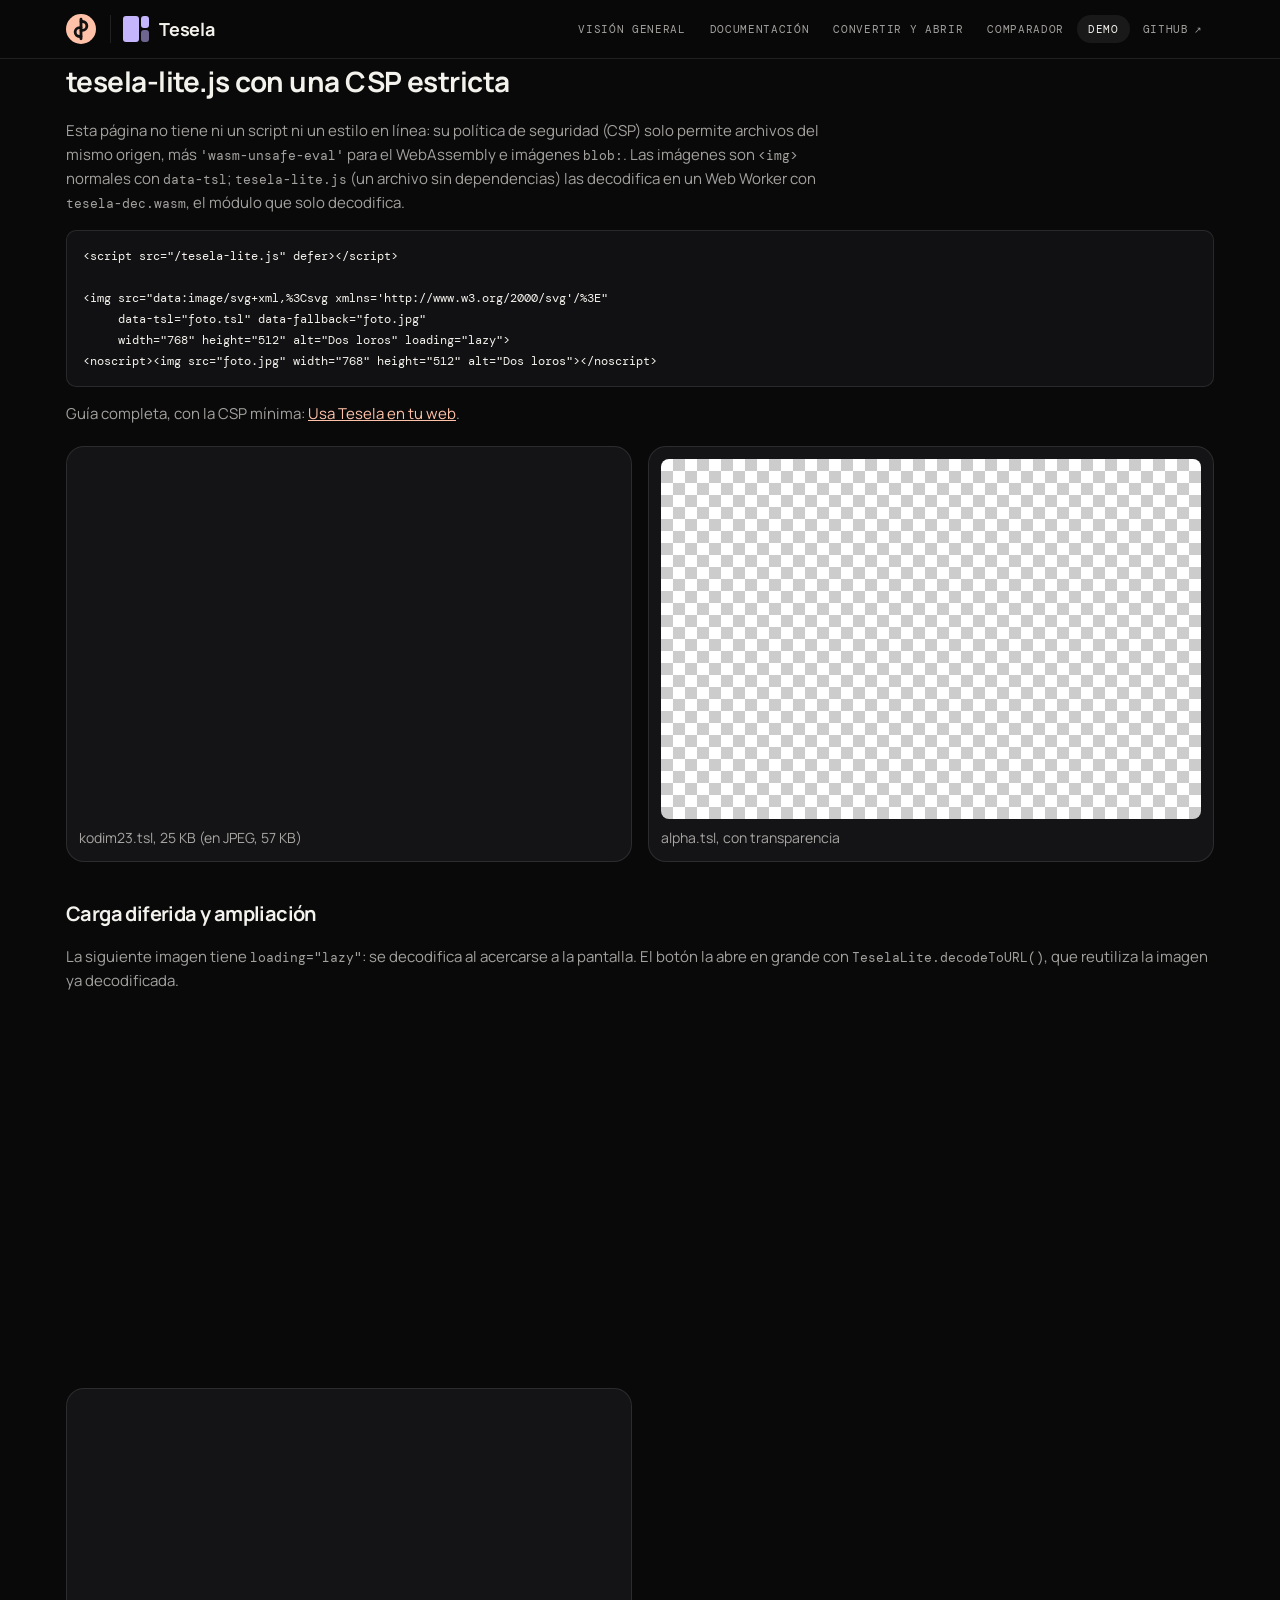
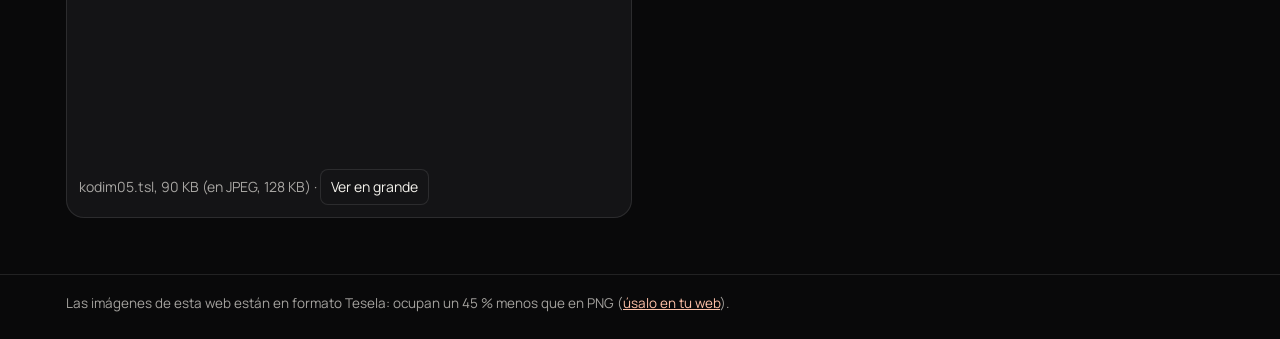
<file: web/demo/lite.html>
<!doctype html>
<html lang="es">
<head>
  <meta charset="utf-8">
  <meta name="viewport" content="width=device-width, initial-scale=1">
  <!-- La CSP más estricta con la que funciona tesela-lite.js: nada en línea, todo del mismo origen. -->
  <meta http-equiv="Content-Security-Policy" content="default-src 'none'; script-src 'self' 'wasm-unsafe-eval'; worker-src 'self'; connect-src 'self'; img-src 'self' data: blob:; style-src 'self'; font-src 'self'; base-uri 'none'; form-action 'none'">
  <title>Tesela en tu web con tesela-lite.js</title>
  <link rel="canonical" href="https://tesela.davidpalmero.dev/demo/lite.html">
  <link rel="stylesheet" href="../style.css?v=5">
  <link rel="stylesheet" href="lite.css">
  <script src="../tesela-lite.js" defer></script>
  <script src="lite-demo.js" defer></script>
</head>
<body>
  <header class="top">
    <div class="wrap">
      <a class="dp" href="https://davidpalmero.dev/" title="David Palmero, portafolio" aria-label="David Palmero, portafolio"><svg viewBox="0 0 64 64" aria-hidden="true" focusable="false"><g fill="none" stroke="currentColor" stroke-width="6" stroke-linecap="round" stroke-linejoin="round"><path d="M32 11V53"/><path d="M32 16h3a9.5 9.5 0 0 1 0 19h-3"/><path d="M32 48h-3a9.5 9.5 0 0 1 0-19h3"/></g></svg></a>
      <a class="brand" href="../index.html"><span class="logo"><i></i><i></i><i></i></span>Tesela</a>
      <nav class="links">
        <a href="../index.html">Visión general</a>
        <a href="../docs/index.html">Documentación</a>
        <a href="../app/index.html">Convertir y abrir</a>
        <a href="../compare/index.html">Comparador</a>
        <a href="../demo/index.html" aria-current="page">Demo</a>
        <a class="ext" href="https://github.com/davidpalmerojara/Tesela">GitHub</a>
      </nav>
    </div>
  </header>
  <main class="wrap">
    <h1>tesela-lite.js con una CSP estricta</h1>
    <p class="lead">Esta página no tiene ni un script ni un estilo en línea: su política de seguridad (CSP) solo permite
      archivos del mismo origen, más <code>'wasm-unsafe-eval'</code> para el WebAssembly e imágenes <code>blob:</code>.
      Las imágenes son <code>&lt;img&gt;</code> normales con <code>data-tsl</code>; <code>tesela-lite.js</code> (un archivo
      sin dependencias) las decodifica en un Web Worker con <code>tesela-dec.wasm</code>, el módulo que solo decodifica.</p>
    <pre><code>&lt;script src="/tesela-lite.js" defer&gt;&lt;/script&gt;

&lt;img src="data:image/svg+xml,%3Csvg xmlns='http://www.w3.org/2000/svg'/%3E"
     data-tsl="foto.tsl" data-fallback="foto.jpg"
     width="768" height="512" alt="Dos loros" loading="lazy"&gt;
&lt;noscript&gt;&lt;img src="foto.jpg" width="768" height="512" alt="Dos loros"&gt;&lt;/noscript&gt;</code></pre>
    <p class="muted">Guía completa, con la CSP mínima: <a href="../docs/index.html#tu-web">Usa Tesela en tu web</a>.</p>

    <div class="grid">
      <figure class="card">
        <img src="data:image/svg+xml,%3Csvg xmlns='http://www.w3.org/2000/svg'/%3E" data-tsl="kodim23.tsl" data-fallback="kodim23.jpg" width="768" height="512" alt="Dos loros de colores" id="img1">
        <noscript><img src="kodim23.jpg" width="768" height="512" alt="Dos loros de colores"></noscript>
        <figcaption>kodim23.tsl, 25 KB (en JPEG, 57 KB)</figcaption>
      </figure>
      <figure class="card">
        <div class="checker"><img src="data:image/svg+xml,%3Csvg xmlns='http://www.w3.org/2000/svg'/%3E" data-tsl="alpha.tsl" width="768" height="512" alt="Loros con borde transparente" id="img2"></div>
        <figcaption>alpha.tsl, con transparencia</figcaption>
      </figure>
    </div>

    <h2>Carga diferida y ampliación</h2>
    <p class="muted">La siguiente imagen tiene <code>loading="lazy"</code>: se decodifica al acercarse a la pantalla. El botón la
      abre en grande con <code>TeselaLite.decodeToURL()</code>, que reutiliza la imagen ya decodificada.</p>
    <div class="spacer"></div>
    <div class="grid">
      <figure class="card">
        <img src="data:image/svg+xml,%3Csvg xmlns='http://www.w3.org/2000/svg'/%3E" data-tsl="kodim05.tsl" data-fallback="kodim05.jpg" width="768" height="512" alt="Motocicletas de carreras" loading="lazy" id="img3">
        <noscript><img src="kodim05.jpg" width="768" height="512" alt="Motocicletas de carreras" loading="lazy"></noscript>
        <figcaption>kodim05.tsl, 90 KB (en JPEG, 128 KB) · <button type="button" id="open">Ver en grande</button></figcaption>
      </figure>
    </div>
    <dialog class="lb" id="lb"><img alt="Motocicletas de carreras" width="768" height="512"></dialog>
  </main>

  <footer class="site-note">
    <div class="wrap"><p>Las imágenes de esta web están en formato Tesela: ocupan un 45 % menos que en PNG (<a href="../docs/index.html#tu-web">úsalo en tu web</a>).</p></div>
  </footer>
</body>
</html>
</file>
<file: web/style.css>
/* Sistema visual compartido con davidpalmero.dev (portafolio, Mara Vey,
   Paxl, Picklet): fondo casi negro, Manrope para el texto, DM Mono en
   mayúsculas para etiquetas, navegación y botones, y el melocotón del
   portafolio en titulares y botones. Cada proyecto lleva además su acento,
   usado con mesura: el de Tesela es lila (logo, mosaico, mejores resultados). */

@font-face {
  font-family: 'Manrope';
  font-style: normal;
  font-weight: 400 800;
  font-display: swap;
  src: url('fonts/manrope.woff2') format('woff2');
}
@font-face {
  font-family: 'DM Mono';
  font-style: normal;
  font-weight: 400;
  font-display: swap;
  src: url('fonts/dm-mono-regular.woff2') format('woff2');
}
@font-face {
  font-family: 'DM Mono';
  font-style: normal;
  font-weight: 500;
  font-display: swap;
  src: url('fonts/dm-mono-medium.woff2') format('woff2');
}

:root {
  --bg: #09090a;
  --surface: #141416;
  --surface-2: #111113;
  --text: #f4f2ec;
  --muted: rgba(244, 242, 236, 0.66);
  --faint: rgba(244, 242, 236, 0.5);
  --border: rgba(255, 255, 255, 0.1);
  --border-strong: rgba(255, 255, 255, 0.2);
  --ink: #121213;
  /* Melocotón del portafolio: titulares, botones, enlaces. */
  --accent: #ffc2a9;
  --accent-strong: #ff7a4d;
  --accent-soft: rgba(255, 194, 169, 0.1);
  /* Acento de Tesela. */
  --tesela: #c4b5fd;
  --tesela-line: rgba(196, 181, 253, 0.34);
  --tesela-soft: rgba(196, 181, 253, 0.1);
  --good: #8fe08e;
  --bad: #f87171;
  --shadow: none;
  --radius: 18px;
  --mono: 'DM Mono', ui-monospace, Consolas, monospace;
  --sans: 'Manrope', 'Segoe UI', Arial, sans-serif;
  /* colores por códec */
  --c-tesela: #c4b5fd;
  --c-webp: #60a5fa;
  --c-avif: #4ade80;
  --c-jxl: #fbbf24;
  --c-jpeg: #a8a29e;
  color-scheme: dark;
}

* { box-sizing: border-box; }

body {
  margin: 0;
  background: var(--bg);
  color: var(--text);
  font: 15px/1.6 var(--sans);
  -webkit-font-smoothing: antialiased;
  text-rendering: optimizeLegibility;
}
::selection { color: var(--ink); background: var(--accent); }
:focus-visible { outline: 2px solid var(--accent); outline-offset: 3px; border-radius: 4px; }
h1, h2, h3 { letter-spacing: -0.03em; }

a { color: var(--accent); }
code, pre { font-family: var(--mono); font-size: 0.88em; }
pre {
  background: var(--surface-2);
  border: 1px solid var(--border);
  border-radius: 10px;
  padding: 14px 16px;
  overflow-x: auto;
}

.wrap { max-width: 1180px; margin: 0 auto; padding: 0 16px; }

header.top {
  position: sticky;
  top: 0;
  z-index: 50;
  border-bottom: 1px solid var(--border);
  background: rgba(9, 9, 10, 0.92);
  backdrop-filter: blur(10px);
}
header.top .wrap { display: flex; align-items: center; gap: 14px; padding-top: 14px; padding-bottom: 14px; flex-wrap: wrap; }
.brand { display: flex; align-items: center; gap: 10px; font-weight: 700; font-size: 18px; letter-spacing: -0.01em; text-decoration: none; color: var(--text); }
.logo { width: 26px; height: 26px; display: grid; grid-template-columns: 2fr 1fr; grid-template-rows: 1fr 1fr; gap: 2px; }
.logo i { background: var(--tesela); border-radius: 3px; }
/* Marca del portafolio: vuelve a davidpalmero.dev. */
.dp {
  display: grid; place-items: center; width: 30px; height: 30px; flex: none;
  color: var(--ink); background: var(--accent); border-radius: 50%;
  text-decoration: none;
}
.dp svg { display: block; width: 100%; height: 100%; }
.dp:hover { background: #ffd5c3; }
.dp + .brand { padding-left: 12px; border-left: 1px solid var(--border); }
.logo i:first-child { grid-row: span 2; }
.logo i:nth-child(3) { opacity: 0.55; }
nav.links { margin-left: auto; display: flex; gap: 2px; font: 11px var(--mono); letter-spacing: 0.06em; text-transform: uppercase; }
nav.links a { color: var(--muted); text-decoration: none; padding: 7px 11px; border-radius: 999px; }
nav.links a[aria-current='page'] { color: var(--text); background: rgba(255, 255, 255, 0.07); }

.card {
  background: var(--surface);
  border: 1px solid var(--border);
  border-radius: var(--radius);
  box-shadow: var(--shadow);
}

.muted { color: var(--muted); }
.num { font-variant-numeric: tabular-nums; }

button, select, input[type='number'] {
  font: inherit;
  color: var(--text);
  background: var(--surface);
  border: 1px solid var(--border);
  border-radius: 8px;
  padding: 6px 10px;
}
button { cursor: pointer; }
button.primary { background: var(--accent); border-color: var(--accent); color: var(--ink); font-weight: 600; }
button:disabled { opacity: 0.5; cursor: default; }
input[type='range'] { accent-color: var(--accent); width: 100%; }
input[type='checkbox'] { accent-color: var(--accent); }

.swatch { display: inline-block; width: 10px; height: 10px; border-radius: 3px; margin-right: 7px; vertical-align: baseline; }

/* ------------------------------------------------------------ Sitio */

nav.links a.ext::after { content: ' ↗'; font-size: 0.85em; }
nav.links a:hover { color: var(--text); }

.btn {
  display: inline-flex; align-items: center; justify-content: center; gap: 10px;
  min-height: 48px; padding: 0 22px; border-radius: 999px; text-decoration: none;
  font: 500 11px var(--mono); letter-spacing: 0.07em; text-transform: uppercase;
  border: 1px solid var(--border-strong); color: var(--text); background: transparent;
  transition: transform 0.2s, background 0.2s, border-color 0.2s;
}
.btn:hover { transform: translateY(-2px); background: rgba(255, 255, 255, 0.06); border-color: rgba(255, 255, 255, 0.36); }
.btn.primary { background: var(--accent); border-color: var(--accent); color: var(--ink); }
.btn.primary:hover { background: #ffd5c3; }
@media (prefers-reduced-motion: reduce) { .btn, .btn:hover { transition: none; transform: none; } }

.eyebrow { font: 11px var(--mono); letter-spacing: 0.08em; text-transform: uppercase; color: var(--accent); margin: 0 0 12px; }
.section { padding: 56px 0 0; }
.section h2 { font-size: 28px; letter-spacing: -0.02em; line-height: 1.2; margin: 0 0 10px; }
.section .lead { color: var(--muted); max-width: 720px; margin: 0 0 24px; font-size: 16.5px; }

.grid-3 { display: grid; grid-template-columns: repeat(3, 1fr); gap: 16px; }
.grid-2 { display: grid; grid-template-columns: repeat(2, 1fr); gap: 16px; }
.feature { padding: 20px 22px; }
.feature h3 { margin: 0 0 6px; font-size: 16px; }
.feature p { margin: 0; color: var(--muted); font-size: 14.5px; }
.feature .ico { width: 34px; height: 34px; border-radius: 9px; background: var(--tesela-soft); color: var(--tesela); display: grid; place-items: center; margin-bottom: 12px; }
.feature .ico svg { width: 18px; height: 18px; }

.tabs { display: inline-flex; gap: 4px; padding: 4px; background: var(--surface-2); border: 1px solid var(--border); border-radius: 10px; margin-bottom: 14px; flex-wrap: wrap; }
.tabs button { border: 0; background: transparent; padding: 6px 14px; border-radius: 7px; color: var(--muted); font-weight: 600; }
.tabs button[aria-selected='true'] { background: rgba(255, 255, 255, 0.08); color: var(--text); }

table.data { width: 100%; border-collapse: collapse; font-size: 14.5px; }
table.data th, table.data td { padding: 10px 12px; text-align: right; border-bottom: 1px solid var(--border); white-space: nowrap; font-variant-numeric: tabular-nums; }
table.data th:first-child, table.data td:first-child { text-align: left; white-space: normal; }
table.data th { font: 10.5px var(--mono); text-transform: uppercase; letter-spacing: 0.07em; color: var(--muted); }
table.data tr:last-child td { border-bottom: 0; }
.tw { overflow-x: auto; }
.best { color: var(--tesela); font-weight: 700; }

footer.site { margin-top: 72px; border-top: 1px solid var(--border); background: var(--surface); }
footer.site .wrap { display: grid; grid-template-columns: 1.4fr repeat(3, 1fr); gap: 24px; padding-top: 36px; padding-bottom: 40px; font-size: 14px; }
footer.site h4 { margin: 0 0 10px; font: 10.5px var(--mono); text-transform: uppercase; letter-spacing: 0.08em; color: var(--muted); }
footer.site .by { color: var(--faint); font: 10.5px var(--mono); letter-spacing: 0.06em; text-transform: uppercase; }
footer.site .by a { display: inline; color: var(--accent); }
footer.site a { display: block; color: var(--text); text-decoration: none; margin: 0 0 6px; }
footer.site a:hover { color: var(--accent); }
footer.site p { color: var(--muted); margin: 8px 0 0; max-width: 320px; }
/* «Las imágenes de esta web están en formato Tesela»: una línea al pie de cada
   página (fila propia en el pie grande, o pie mínimo en las demás). */
footer.site .site-note { grid-column: 1 / -1; max-width: none; margin: 0; padding-top: 18px; border-top: 1px solid var(--border); font-size: 13.5px; }
footer.site-note { margin-top: 56px; border-top: 1px solid var(--border); }
footer.site-note p { margin: 0; padding: 18px 0 24px; color: var(--muted); font-size: 13.5px; }
footer.site-note a, footer.site .site-note a { display: inline; color: var(--accent); }

/* Imágenes .tsl con tesela-lite.js: sin JavaScript solo se ve su copia en
   <noscript> (si no, quedaría además un hueco vacío del mismo tamaño). */
@media (scripting: none) { img[data-tsl] { display: none !important; } }

@media (max-width: 860px) {
  .grid-3, .grid-2 { grid-template-columns: minmax(0, 1fr); }
  footer.site .wrap { grid-template-columns: 1fr 1fr; }
  .section h2 { font-size: 24px; }
}
/* Cabecera compacta: en pantallas estrechas sigue siendo una sola fila (marca
   y navegación) y la navegación se desplaza en horizontal, con los bordes
   difuminados para indicar que hay más. Un script de una línea en cada página
   centra el enlace de la página actual y, con el teclado, lleva a la vista el
   enlace que recibe el foco. */
@media (max-width: 1000px) {
  header.top .wrap { flex-wrap: nowrap; gap: 12px; padding-top: 10px; padding-bottom: 10px; }
  .brand { flex: none; }
  nav.links {
    position: relative; flex: 1 1 auto; min-width: 0; margin: 0 -16px 0 0; padding: 4px 16px;
    overflow-x: auto; overscroll-behavior-x: contain; scrollbar-width: none;
    scroll-padding-inline: 18px 32px; /* lo que tapa el difuminado */
    -webkit-mask-image: linear-gradient(to right, transparent, #000 14px, #000 calc(100% - 28px), transparent);
    mask-image: linear-gradient(to right, transparent, #000 14px, #000 calc(100% - 28px), transparent);
  }
  nav.links::-webkit-scrollbar { display: none; }
  nav.links a { flex: none; white-space: nowrap; }
  /* Alineada a la derecha si cabe; si no, desde el principio (sin cortar nada). */
  nav.links a:first-child { margin-left: auto; }
  nav.links a:focus-visible { outline-offset: -2px; }
}
@media (max-width: 420px) {
  .dp + .brand { padding-left: 10px; }
  .brand { font-size: 17px; gap: 8px; }
  .logo { width: 22px; height: 22px; }
}
</file>
<file: desktop/ui/style.css>
/* Mismo sistema visual que la web (web/style.css): fondo casi negro, Manrope
   para el texto, DM Mono en mayúsculas para etiquetas y botones, melocotón del
   portafolio en los botones principales y el lila de Tesela como acento. */

@font-face {
  font-family: 'Manrope';
  font-style: normal;
  font-weight: 400 800;
  src: url('fonts/manrope.woff2') format('woff2');
}
@font-face {
  font-family: 'DM Mono';
  font-style: normal;
  font-weight: 400;
  src: url('fonts/dm-mono-regular.woff2') format('woff2');
}
@font-face {
  font-family: 'DM Mono';
  font-style: normal;
  font-weight: 500;
  src: url('fonts/dm-mono-medium.woff2') format('woff2');
}

:root {
  --bg: #09090a;
  --surface: #141416;
  --surface-2: #111113;
  --text: #f4f2ec;
  --muted: rgba(244, 242, 236, 0.66);
  --faint: rgba(244, 242, 236, 0.5);
  --border: rgba(255, 255, 255, 0.1);
  --border-strong: rgba(255, 255, 255, 0.2);
  --ink: #121213;
  --accent: #ffc2a9;
  --tesela: #c4b5fd;
  --tesela-line: rgba(196, 181, 253, 0.34);
  --tesela-soft: rgba(196, 181, 253, 0.1);
  --good: #8fe08e;
  --bad: #f87171;
  --radius: 18px;
  --mono: 'DM Mono', ui-monospace, Consolas, monospace;
  --sans: 'Manrope', 'Segoe UI', Arial, sans-serif;
  color-scheme: dark;
}

* { box-sizing: border-box; }
[hidden] { display: none !important; }

html, body { height: 100%; }
body {
  margin: 0;
  display: flex; flex-direction: column;
  background: var(--bg);
  color: var(--text);
  font: 14px/1.5 var(--sans);
  -webkit-font-smoothing: antialiased;
  user-select: none;
  overflow: hidden;
}
:focus-visible { outline: 2px solid var(--accent); outline-offset: 2px; border-radius: 6px; }
.mono { font-family: var(--mono); }
.faint { color: var(--faint); }

/* Cabecera */
.top {
  display: flex; align-items: center; gap: 22px;
  padding: 10px 16px; border-bottom: 1px solid var(--border);
}
.brand { display: flex; align-items: center; gap: 10px; font-weight: 700; font-size: 16px; letter-spacing: -0.02em; }
.logo { width: 22px; height: 22px; display: grid; grid-template-columns: 2fr 1fr; grid-template-rows: 1fr 1fr; gap: 2px; }
.logo i { background: var(--tesela); border-radius: 3px; }
.logo i:first-child { grid-row: span 2; }
.logo i:nth-child(3) { opacity: 0.55; }
.logo.big { width: 56px; height: 56px; gap: 4px; margin-bottom: 8px; }
.logo.big i { border-radius: 7px; }

.tabs { display: flex; gap: 2px; font: 11px var(--mono); letter-spacing: 0.06em; text-transform: uppercase; }
.tabs button {
  font: inherit; letter-spacing: inherit; text-transform: inherit;
  color: var(--muted); background: none; border: 0; cursor: pointer;
  padding: 7px 12px; border-radius: 999px;
}
.tabs button[aria-selected='true'] { color: var(--text); background: rgba(255, 255, 255, 0.07); }
.tabs button:hover { color: var(--text); }

main { flex: 1; min-height: 0; display: flex; }
.panel { flex: 1; min-width: 0; display: flex; flex-direction: column; }

/* Botones */
.btn {
  display: inline-flex; align-items: center; justify-content: center; gap: 8px;
  min-height: 34px; padding: 0 14px; border-radius: 999px; cursor: pointer;
  font: 500 11px var(--mono); letter-spacing: 0.07em; text-transform: uppercase;
  border: 1px solid var(--border-strong); color: var(--text); background: transparent;
  white-space: nowrap;
}
.btn:hover:not(:disabled) { background: rgba(255, 255, 255, 0.06); border-color: rgba(255, 255, 255, 0.36); }
.btn:disabled { opacity: 0.4; cursor: default; }
.btn.primary { background: var(--accent); border-color: var(--accent); color: var(--ink); }
.btn.primary:hover:not(:disabled) { background: #ffd5c3; }
.btn.icon { width: 34px; padding: 0; }
.btn.small { min-height: 30px; padding: 0 12px; }
.btn svg { width: 16px; height: 16px; fill: none; stroke: currentColor; stroke-width: 2; stroke-linecap: round; stroke-linejoin: round; }
.btn[aria-pressed='true'] { border-color: var(--tesela-line); background: var(--tesela-soft); color: var(--tesela); }

/* Visor */
.toolbar {
  display: flex; flex-wrap: wrap; align-items: center; gap: 10px;
  padding: 10px 16px; border-bottom: 1px solid var(--border);
}
.group { display: flex; align-items: center; gap: 6px; }
#fotograma { font-size: 12px; min-width: 64px; }
.zoom { min-width: 54px; text-align: center; font-size: 12px; color: var(--muted); }
#guardar { margin-left: auto; }

.stage {
  position: relative; flex: 1; min-height: 0; overflow: hidden;
  /* Damero tenue para ver la transparencia. */
  background-color: var(--surface-2);
  background-image:
    linear-gradient(45deg, rgba(255,255,255,0.025) 25%, transparent 25%, transparent 75%, rgba(255,255,255,0.025) 75%),
    linear-gradient(45deg, rgba(255,255,255,0.025) 25%, transparent 25%, transparent 75%, rgba(255,255,255,0.025) 75%);
  background-size: 24px 24px; background-position: 0 0, 12px 12px;
  cursor: default;
}
.stage:focus-visible { outline-offset: -2px; border-radius: 0; }
.stage.pannable { cursor: grab; }
.stage.panning { cursor: grabbing; }
#lienzo { position: absolute; left: 0; top: 0; transform-origin: 0 0; }
#lienzo.pixelated { image-rendering: pixelated; }
.empty {
  position: absolute; inset: 0; display: flex; flex-direction: column;
  align-items: center; justify-content: center; text-align: center; gap: 4px; color: var(--muted);
}
.empty p { margin: 0; }
.empty b { color: var(--text); font-weight: 600; }
.empty .mono { font-size: 11px; margin-top: 8px; }
.busy {
  position: absolute; left: 50%; top: 16px; transform: translateX(-50%);
  display: flex; align-items: center; gap: 10px;
  padding: 8px 16px; border-radius: 999px; background: var(--surface); border: 1px solid var(--border);
  font: 11px var(--mono); letter-spacing: 0.06em; text-transform: uppercase;
}
.spinner {
  width: 12px; height: 12px; border-radius: 50%;
  border: 2px solid var(--tesela-line); border-top-color: var(--tesela);
  animation: spin 0.8s linear infinite;
}
@keyframes spin { to { transform: rotate(360deg); } }

.info {
  display: flex; flex-wrap: wrap; gap: 6px 18px; padding: 8px 16px; min-height: 37px;
  border-top: 1px solid var(--border); font-size: 12px; color: var(--muted);
}
.info b { color: var(--text); font-weight: 500; }
.info .name { color: var(--tesela); }

/* Conversor */
#conv { overflow-y: auto; padding: 18px 16px; gap: 16px; }
.conv-grid { display: grid; grid-template-columns: minmax(260px, 340px) 1fr; gap: 16px; }
.card { background: var(--surface); border: 1px solid var(--border); border-radius: var(--radius); }
.opts { padding: 18px 20px; display: flex; flex-direction: column; gap: 14px; }
.eyebrow { font: 11px var(--mono); letter-spacing: 0.08em; text-transform: uppercase; color: var(--accent); margin: 0; }
.field { display: flex; flex-direction: column; gap: 8px; border: 0; padding: 0; margin: 0; }
.field > span { display: flex; justify-content: space-between; }
legend { padding: 0; margin-bottom: 6px; }
output { color: var(--tesela); }
.check { display: flex; align-items: center; gap: 8px; cursor: pointer; }
.hint { margin: -4px 0 0 26px; font-size: 12.5px; line-height: 1.45; }
.folder { display: flex; align-items: center; gap: 10px; margin: 2px 0 0 24px; min-width: 0; }
.folder span { font-size: 11px; overflow: hidden; text-overflow: ellipsis; white-space: nowrap; direction: rtl; text-align: left; }
.note { margin: 0; font-size: 12.5px; color: var(--faint); }
input[type='range'] { accent-color: var(--tesela); width: 100%; }
input[type='checkbox'], input[type='radio'] { accent-color: var(--tesela); width: 16px; height: 16px; margin: 0; }

.drop {
  display: flex; flex-direction: column; align-items: center; justify-content: center; gap: 10px;
  min-height: 200px; padding: 24px; text-align: center; cursor: pointer; color: var(--muted);
  border: 1.5px dashed var(--tesela-line); background: var(--tesela-soft);
}
.drop:hover, .drop.over { border-color: var(--tesela); color: var(--text); }
.drop svg { width: 32px; height: 32px; fill: none; stroke: var(--tesela); stroke-width: 1.6; stroke-linecap: round; stroke-linejoin: round; }
.drop p { margin: 0; }
.drop .mono { font-size: 11px; }

.conv-actions { display: flex; align-items: center; gap: 10px; flex-wrap: wrap; }
.conv-actions .mono { font-size: 12px; }

.lista { list-style: none; margin: 0; padding: 0; display: flex; flex-direction: column; gap: 8px; }
.lista li {
  display: grid; grid-template-columns: 1fr auto; align-items: center; gap: 4px 16px;
  padding: 12px 16px; background: var(--surface); border: 1px solid var(--border); border-radius: 14px;
}
.lista .fname { font-weight: 600; overflow: hidden; text-overflow: ellipsis; white-space: nowrap; }
.lista .dir { grid-column: 1; font: 11px var(--mono); color: var(--faint); overflow: hidden; text-overflow: ellipsis; white-space: nowrap; direction: rtl; text-align: left; }
.lista .estado { grid-column: 2; grid-row: 1 / span 2; display: flex; align-items: center; gap: 12px; font: 12px var(--mono); color: var(--muted); }
.lista .estado b { color: var(--text); font-weight: 500; }
.lista .ahorro { color: var(--good); }
.lista .peor { color: var(--bad); }
.lista .error { color: var(--bad); white-space: normal; max-width: 420px; }
.lista li.hecho { border-color: var(--tesela-line); }

/* Arrastrar y avisos */
.dropveil {
  position: fixed; inset: 8px; z-index: 10; display: flex; align-items: center; justify-content: center;
  border: 2px dashed var(--tesela); border-radius: var(--radius); background: rgba(9, 9, 10, 0.82);
  font: 12px var(--mono); letter-spacing: 0.08em; text-transform: uppercase; color: var(--tesela);
  pointer-events: none;
}
.toast {
  position: fixed; left: 50%; bottom: 52px; transform: translateX(-50%); z-index: 11;
  max-width: min(640px, calc(100% - 32px)); padding: 10px 18px; border-radius: 12px;
  background: var(--surface); border: 1px solid var(--border-strong); font-size: 13px;
  opacity: 0; pointer-events: none; transition: opacity 0.2s;
}
.toast.on { opacity: 1; }
.toast.error { border-color: rgba(248, 113, 113, 0.5); }

@media (max-width: 760px) {
  .conv-grid { grid-template-columns: 1fr; }
  #guardar { margin-left: 0; }
}
@media (prefers-reduced-motion: reduce) {
  .spinner { animation-duration: 3s; }
  .toast { transition: none; }
}
</file>
<file: web/app/app.css>
/* Convertir y abrir: herramienta de conversión y visor de .tsl. Usa las
   variables y componentes de ../style.css. */

/* Los componentes con display propio deben ocultarse igual con [hidden]. */
[hidden] { display: none !important; }

.sr-only {
  position: absolute; width: 1px; height: 1px; padding: 0; margin: -1px;
  overflow: hidden; clip: rect(0 0 0 0); white-space: nowrap; border: 0;
}
.skip { position: absolute; left: 12px; top: -60px; z-index: 100; padding: 8px 14px; border-radius: 8px; background: var(--accent); color: var(--ink); font-weight: 600; }
.skip:focus { top: 12px; }
main:focus { outline: none; }

.app { padding-top: 32px; padding-bottom: 56px; }
.intro { display: flex; justify-content: space-between; align-items: flex-end; gap: 24px; flex-wrap: wrap; margin-bottom: 22px; }
.intro h1 { font-size: 40px; line-height: 1.08; margin: 0 0 12px; }
.intro .lead { color: var(--muted); font-size: 16.5px; max-width: 640px; margin: 0; }
.install { max-width: 300px; }
.install p { font-size: 13px; margin: 8px 0 0; }

/* Botones del sitio: más pequeños dentro de la herramienta. */
.btn.small { min-height: 38px; padding: 0 16px; }
.btn:focus-visible, button:focus-visible { outline: 2px solid var(--accent); outline-offset: 3px; }
.tabs button { font-size: 14.5px; padding: 8px 16px; }
.tabs button:focus-visible { outline-offset: 0; }

.cols { display: grid; grid-template-columns: 300px minmax(0, 1fr); gap: 20px; align-items: start; }
.side { display: flex; flex-direction: column; gap: 14px; min-width: 0; }

.drop {
  display: flex; flex-direction: column; align-items: flex-start; gap: 10px; padding: 20px;
  border: 1.5px dashed var(--border-strong);
  transition: border-color 0.15s, background 0.15s;
}
.drop p { margin: 0; font-size: 13.5px; }
.drop.over { border-color: var(--accent); background: var(--accent-soft); }
.drop-ico { width: 26px; height: 26px; color: var(--tesela); }

.settings { padding: 16px; display: flex; flex-direction: column; gap: 12px; }
.mini { margin: 0; font: 11px var(--mono); letter-spacing: 0.08em; text-transform: uppercase; color: var(--muted); }
.row { display: flex; justify-content: space-between; align-items: center; gap: 10px; font-size: 14px; }
.row select { min-width: 0; max-width: 62%; }
.row output { font-weight: 700; color: var(--tesela); font-size: 16px; }
.field input[type='range'] { margin: 6px 0 0; }
.hint { font-size: 12.5px; margin: 0; }
details summary { cursor: pointer; font-size: 14px; color: var(--muted); }
details[open] { display: flex; flex-direction: column; gap: 10px; }
#engine { padding: 0 4px; }

/* ------------------------------------------------------------ Resultados */

.results, .viewer-col { min-width: 0; display: flex; flex-direction: column; gap: 14px; }
.empty { padding: 22px 24px; }
.empty p { margin: 0 0 6px; max-width: 620px; }

.summary { padding: 16px 18px 0; display: grid; grid-template-columns: minmax(0, 1fr) auto; gap: 8px 16px; align-items: center; overflow: hidden; }
.sum-main { margin: 0; font-size: 17px; font-weight: 700; }
.sum-main b { color: var(--good); }
.sum-text p { margin: 0; }
.sum-sub { font-size: 13.5px; }
.sum-actions { display: flex; gap: 8px; flex-wrap: wrap; }
.summary .bar { grid-column: 1 / -1; height: 4px; margin: 6px -18px 0; background: var(--surface-2); }
.summary .bar i { display: block; height: 100%; width: 0; background: var(--tesela); transition: width 0.3s; }

.files { list-style: none; margin: 0; padding: 0; display: flex; flex-direction: column; gap: 8px; }
.file {
  display: grid; grid-template-columns: 64px minmax(0, 1fr) auto; gap: 14px; align-items: center;
  padding: 10px 12px 10px 10px; background: var(--surface); border: 1px solid var(--border); border-radius: 12px;
}
.file.err { border-color: rgba(248, 113, 113, 0.45); }
.thumb {
  width: 64px; height: 64px; border-radius: 8px; object-fit: cover; display: block;
  background: repeating-conic-gradient(#2a2a2e 0% 25%, #1c1c1f 0% 50%) 0 0 / 12px 12px;
}
.fname { margin: 0; font-weight: 600; font-size: 14.5px; overflow: hidden; text-overflow: ellipsis; white-space: nowrap; }
.fmeta { margin: 2px 0 0; font-size: 13.5px; color: var(--muted); }
.fmeta b { color: var(--text); font-weight: 600; }
.saved { color: var(--good); font-weight: 700; }
.bigger { color: var(--bad); font-weight: 700; }
.fnote { margin: 2px 0 0; font-size: 12.5px; color: var(--faint); }
.ferr { margin: 2px 0 0; font-size: 13px; color: var(--bad); }
.factions { display: flex; gap: 6px; align-items: center; }
.factions button { white-space: nowrap; }
button.icon { width: 34px; height: 34px; padding: 0; display: inline-grid; place-items: center; font-size: 18px; line-height: 1; }

/* Barra de progreso de cada archivo: indeterminada mientras codifica. */
.fprog { height: 4px; border-radius: 2px; background: var(--surface-2); overflow: hidden; margin-top: 7px; position: relative; }
.fprog i { position: absolute; inset: 0 auto 0 0; width: 35%; border-radius: 2px; background: var(--tesela); animation: slide 1.2s ease-in-out infinite; }
.fprog.wait i { animation: none; width: 0; }
@keyframes slide { from { transform: translateX(-100%); } to { transform: translateX(290%); } }

/* ------------------------------------------------------------ Visor */

.samples { padding: 14px 16px; }
.samples p { margin: 0 0 10px; font-size: 13.5px; }
.sample-btns { display: flex; gap: 6px; flex-wrap: wrap; }

.opened { list-style: none; margin: 0; padding: 0; display: flex; flex-direction: column; gap: 6px; }
.opened button {
  width: 100%; display: flex; justify-content: space-between; gap: 10px; text-align: left; padding: 9px 12px;
  border-radius: 10px; font-size: 14px;
}
.opened button[aria-current='true'] { border-color: var(--accent); box-shadow: 0 0 0 1px var(--accent); }
.opened .on { overflow: hidden; text-overflow: ellipsis; white-space: nowrap; min-width: 0; }
.opened .os { color: var(--muted); font-size: 13px; flex: none; }
.opened .err .os { color: var(--bad); }

#viewer { scroll-margin-top: 76px; } /* bajo la cabecera fija */
.vhead { display: flex; justify-content: space-between; align-items: flex-end; gap: 8px 18px; flex-wrap: wrap; }
.vhead h2 { margin: 0; font-size: 22px; letter-spacing: -0.01em; overflow-wrap: anywhere; }
.facts { display: flex; flex-wrap: wrap; gap: 4px 16px; margin: 0; font-size: 13.5px; }
.facts div { display: flex; gap: 6px; }
.facts dt { color: var(--muted); }
.facts dd { margin: 0; font-weight: 600; }

.toolbar { display: flex; align-items: center; gap: 10px; flex-wrap: wrap; }
.toolbar #save-png { margin-left: auto; }
.seg { display: inline-grid; grid-auto-flow: column; background: var(--surface-2); border: 1px solid var(--border); border-radius: 10px; padding: 3px; gap: 3px; }
.seg button { border: 0; background: transparent; padding: 6px 12px; font-size: 13.5px; border-radius: 7px; color: var(--muted); }
.seg button[aria-pressed='true'] { background: rgba(255, 255, 255, 0.08); color: var(--text); font-weight: 600; }
.anim { display: flex; align-items: center; gap: 6px; }
.anim button { height: 38px; border-radius: 10px; }
.anim #play { min-width: 104px; font-weight: 600; }

.stage {
  overflow: auto; max-height: 76vh; padding: 0; display: grid;
  background: repeating-conic-gradient(#202024 0% 25%, #18181b 0% 50%) 0 0 / 20px 20px;
}
.stage canvas { display: block; margin: auto; }
.stage.fit canvas { max-width: 100%; max-height: 74vh; width: auto; height: auto; object-fit: contain; }
.stage.fit { place-items: center; }

/* ------------------------------------------------------------ Varios */

.foot { font-size: 13.5px; margin: 36px 0 0; max-width: 760px; }

.dropover {
  position: fixed; inset: 0; z-index: 200; display: grid; place-items: center; padding: 24px;
  background: rgba(9, 9, 10, 0.82); border: 3px dashed var(--accent); pointer-events: none;
}
.dropover p { font-size: 20px; font-weight: 700; text-align: center; margin: 0; }

.toast {
  position: fixed; left: 50%; bottom: 20px; transform: translateX(-50%); z-index: 210;
  width: max-content; max-width: calc(100vw - 32px); padding: 12px 16px; border-radius: 12px;
  background: #2a1515; border: 1px solid rgba(248, 113, 113, 0.5); color: var(--text); font-size: 14px;
}

@media (max-width: 900px) {
  .cols { grid-template-columns: minmax(0, 1fr); }
  .intro h1 { font-size: 30px; }
}
@media (max-width: 560px) {
  .app { padding-top: 22px; }
  .file { grid-template-columns: 52px minmax(0, 1fr); gap: 10px 12px; }
  .thumb { width: 52px; height: 52px; }
  .factions { grid-column: 1 / -1; justify-content: flex-end; }
  .summary { grid-template-columns: minmax(0, 1fr); }
  .toolbar #save-png { margin-left: 0; }
  .stage { max-height: 64vh; }
}

@media (prefers-reduced-motion: reduce) {
  .fprog i { animation: none; width: 100%; opacity: 0.5; }
  .summary .bar i, .drop { transition: none; }
}

/* Interruptor (checkbox con role="switch"). */
input.switch {
  appearance: none; -webkit-appearance: none; flex: none; margin: 0; cursor: pointer;
  width: 42px; height: 24px; border-radius: 999px; position: relative;
  background: var(--surface-2); border: 1px solid var(--border-strong); transition: background 0.15s;
}
input.switch::after {
  content: ''; position: absolute; top: 3px; left: 3px; width: 16px; height: 16px; border-radius: 50%;
  background: var(--muted); transition: transform 0.15s, background 0.15s;
}
input.switch:checked { background: var(--tesela-soft); border-color: var(--tesela); }
input.switch:checked::after { transform: translateX(18px); background: var(--tesela); }
input[type='range']:disabled { opacity: 0.4; }
@media (prefers-reduced-motion: reduce) { input.switch, input.switch::after { transition: none; } }
</file>
<file: web/compare/compare.css>
.layout {
  display: grid;
  grid-template-columns: 280px minmax(0, 1fr);
  gap: 20px;
  padding-top: 20px;
  padding-bottom: 48px;
  align-items: start;
}
@media (max-width: 900px) {
  .layout { grid-template-columns: minmax(0, 1fr); }
}

.side { display: flex; flex-direction: column; gap: 14px; }

.drop {
  display: flex; flex-direction: column; gap: 4px;
  padding: 18px; cursor: pointer; text-align: left;
  border: 1.5px dashed var(--border);
  transition: border-color 0.15s, background 0.15s;
}
.drop strong { font-size: 16px; }
.drop span { font-size: 13px; }
.drop.over, .drop:hover { border-color: var(--accent); background: var(--accent-soft); }

.settings { padding: 14px 16px 16px; display: flex; flex-direction: column; gap: 10px; }
.settings h3 { margin: 4px 0 0; font-size: 13px; text-transform: uppercase; letter-spacing: 0.06em; color: var(--muted); }
.row { display: flex; justify-content: space-between; align-items: center; gap: 10px; font-size: 14px; }
.row input[type='number'] { width: 70px; }
.row select { min-width: 0; max-width: 58%; }
.hint { font-size: 12.5px; margin: 2px 0 0; }
details summary { cursor: pointer; font-size: 14px; color: var(--muted); }
details[open] { display: flex; flex-direction: column; gap: 8px; }

.seg { display: grid; grid-template-columns: 1fr 1fr; background: var(--surface-2); border-radius: 9px; padding: 3px; gap: 3px; }
.seg button { border: 0; background: transparent; padding: 6px 8px; font-size: 13.5px; border-radius: 7px; }
.seg button[aria-pressed='true'] { background: var(--surface); box-shadow: var(--shadow); font-weight: 600; }

.codec-check { display: flex; align-items: center; gap: 8px; font-size: 14px; }

.photos { list-style: none; margin: 0; padding: 0; display: flex; flex-direction: column; gap: 8px; }
.photos li button {
  width: 100%; min-width: 0; display: grid; grid-template-columns: 52px 1fr; gap: 10px; align-items: center;
  padding: 8px; text-align: left; background: var(--surface); border: 1px solid var(--border); border-radius: 10px;
}
.photos li button[aria-current='true'] { border-color: var(--accent); box-shadow: 0 0 0 1px var(--accent); }
.photos img { width: 52px; height: 52px; object-fit: cover; border-radius: 7px; background: var(--surface-2); }
.photos .pn { display: block; font-size: 13.5px; font-weight: 600; overflow: hidden; text-overflow: ellipsis; white-space: nowrap; }
.photos .ps { display: block; font-size: 12.5px; color: var(--muted); }
.photos .ps b { color: var(--good); }

.empty { padding: 32px; }
.empty h1 { font-size: 26px; letter-spacing: -0.02em; margin: 0 0 10px; }
.empty p { max-width: 640px; }

.detail-head { display: flex; justify-content: space-between; align-items: flex-end; gap: 16px; flex-wrap: wrap; margin-bottom: 12px; }
.detail-head h2 { margin: 0; font-size: 22px; letter-spacing: -0.01em; word-break: break-all; }
.detail-head p { margin: 2px 0 0; }
.verdict { font-size: 15px; font-weight: 600; color: var(--good); max-width: 460px; }

.table-wrap { overflow-x: auto; }
table.results { width: 100%; border-collapse: collapse; font-size: 14px; }
.results th { font-size: 12px; text-transform: uppercase; letter-spacing: 0.05em; color: var(--muted); font-weight: 600; text-align: left; padding: 10px 8px; border-bottom: 1px solid var(--border); white-space: nowrap; }
.results td { padding: 10px 8px; border-bottom: 1px solid var(--border); white-space: nowrap; font-variant-numeric: tabular-nums; }
.results tr:last-child td { border-bottom: 0; }
.results .r { text-align: right; }
.results .fmt { font-weight: 600; }
.results .best .fmt::after { content: 'mejor'; margin-left: 8px; font-size: 11px; font-weight: 700; color: var(--good); border: 1px solid currentColor; border-radius: 99px; padding: 1px 7px; }
.sizecell { position: relative; min-width: 120px; }
.sizecell .bar { position: absolute; left: 8px; top: 50%; height: 6px; margin-top: 10px; border-radius: 3px; opacity: 0.85; }
.sizecell .v { position: relative; }
.pos { color: var(--bad); }
.neg { color: var(--good); }
.status { color: var(--muted); font-style: italic; }
.dl { padding: 3px 9px; font-size: 13px; }

.viewer-bar { display: flex; justify-content: space-between; align-items: center; gap: 10px; margin: 22px 0 8px; flex-wrap: wrap; font-size: 14px; }
.zoom { display: flex; gap: 4px; }
.zoom button { padding: 4px 10px; font-size: 13px; }
.zoom button[aria-pressed='true'] { background: var(--text); color: var(--bg); border-color: var(--text); }

.viewer { position: relative; overflow: hidden; height: min(70vh, 640px); background: var(--surface-2); touch-action: none; user-select: none; cursor: grab; }
.viewer.fit { cursor: default; }
.layer { position: absolute; inset: 0; overflow: hidden; }
.layer canvas { position: absolute; left: 0; top: 0; transform-origin: 0 0; }
.viewer.pixel canvas { image-rendering: pixelated; }
#layer-l { clip-path: inset(0 calc(100% - var(--split, 50%)) 0 0); }
.split { position: absolute; top: 0; bottom: 0; left: var(--split, 50%); width: 2px; margin-left: -1px; background: #fff; box-shadow: 0 0 0 1px rgb(0 0 0 / 0.25); cursor: ew-resize; }
.split span { position: absolute; top: 50%; left: 50%; width: 30px; height: 30px; margin: -15px 0 0 -15px; border-radius: 50%; background: #fff; box-shadow: 0 1px 6px rgb(0 0 0 / 0.35); }
.split span::before, .split span::after { content: ''; position: absolute; top: 10px; border: 5px solid transparent; }
.split span::before { left: 2px; border-right-color: #555; }
.split span::after { right: 2px; border-left-color: #555; }
.vlabel { position: absolute; top: 10px; background: rgb(0 0 0 / 0.62); color: #fff; font-size: 12.5px; padding: 3px 9px; border-radius: 99px; pointer-events: none; font-variant-numeric: tabular-nums; }
.vlabel.l { left: 10px; }
.vlabel.r { right: 10px; }

.tabs { display: flex; gap: 4px; margin-bottom: 16px; border-bottom: 1px solid var(--border); }
.tabs button { background: none; border: 0; border-bottom: 2px solid transparent; padding: 8px 14px; font: inherit; font-weight: 600; color: var(--muted); cursor: pointer; margin-bottom: -1px; }
.tabs button[aria-selected='true'] { color: var(--text); border-bottom-color: var(--accent); }
.o-stats { display: grid; grid-template-columns: repeat(auto-fit, minmax(150px, 1fr)); gap: 10px; margin: 4px 0 14px; }
.o-stats .card { padding: 12px 14px; }
.o-stats b { display: block; font-size: 22px; font-variant-numeric: tabular-nums; }
.o-stats span { font-size: 12.5px; color: var(--muted); }
.o-bar { display: flex; flex-wrap: wrap; gap: 16px; align-items: center; font-size: 14px; margin-bottom: 10px; }
.overview tbody tr { cursor: pointer; }
.overview tbody tr:hover td { background: var(--surface-2); }
.overview td.win { font-weight: 700; color: var(--good); }
.overview td.pn { white-space: normal; min-width: 180px; }
.overview td.pn img { width: 36px; height: 36px; object-fit: cover; border-radius: 5px; vertical-align: middle; margin-right: 8px; }
.overview .pos { color: var(--bad); font-weight: 600; }
.overview .neg { color: var(--good); font-weight: 600; }
.overview tfoot td { font-weight: 600; border-top: 1px solid var(--border); }
.summary { padding: 16px 18px; margin-top: 24px; }
.summary h2 { margin: 0 0 10px; font-size: 18px; }
.sumrow { display: grid; grid-template-columns: 110px 1fr 140px; gap: 12px; align-items: center; font-size: 14px; padding: 5px 0; }
.sumrow .track { background: var(--surface-2); border-radius: 4px; height: 10px; overflow: hidden; }
.sumrow .track i { display: block; height: 100%; border-radius: 4px; }
.photos li button > span { min-width: 0; }
</file>
<file: web/demo/lite.css>
/* demo/lite.html: sin estilos en línea, que su CSP estricta no permite. */
main { padding: 32px 0 64px; }
h1 { font-size: 28px; letter-spacing: -0.02em; margin: 0 0 8px; }
h2 { font-size: 20px; margin: 36px 0 10px; }
.lead { color: var(--muted); max-width: 760px; }
.grid { display: grid; grid-template-columns: 1fr 1fr; gap: 16px; margin-top: 20px; }
.grid figure { margin: 0; padding: 12px; }
.grid img { width: 100%; height: auto; display: block; border-radius: 8px; }
figcaption { font-size: 14px; color: var(--muted); margin-top: 8px; }
.checker { background: repeating-conic-gradient(#ccc 0 25%, #fff 0 50%) 0 0 / 24px 24px; border-radius: 8px; }
.spacer { height: 40vh; }
dialog.lb { border: 0; padding: 0; background: transparent; max-width: min(1100px, 96vw); }
dialog.lb::backdrop { background: rgb(0 0 0 / 0.75); }
dialog.lb img { display: block; width: 100%; height: auto; border-radius: 8px; }
@media (max-width: 720px) { .grid { grid-template-columns: 1fr; } }
</file>
